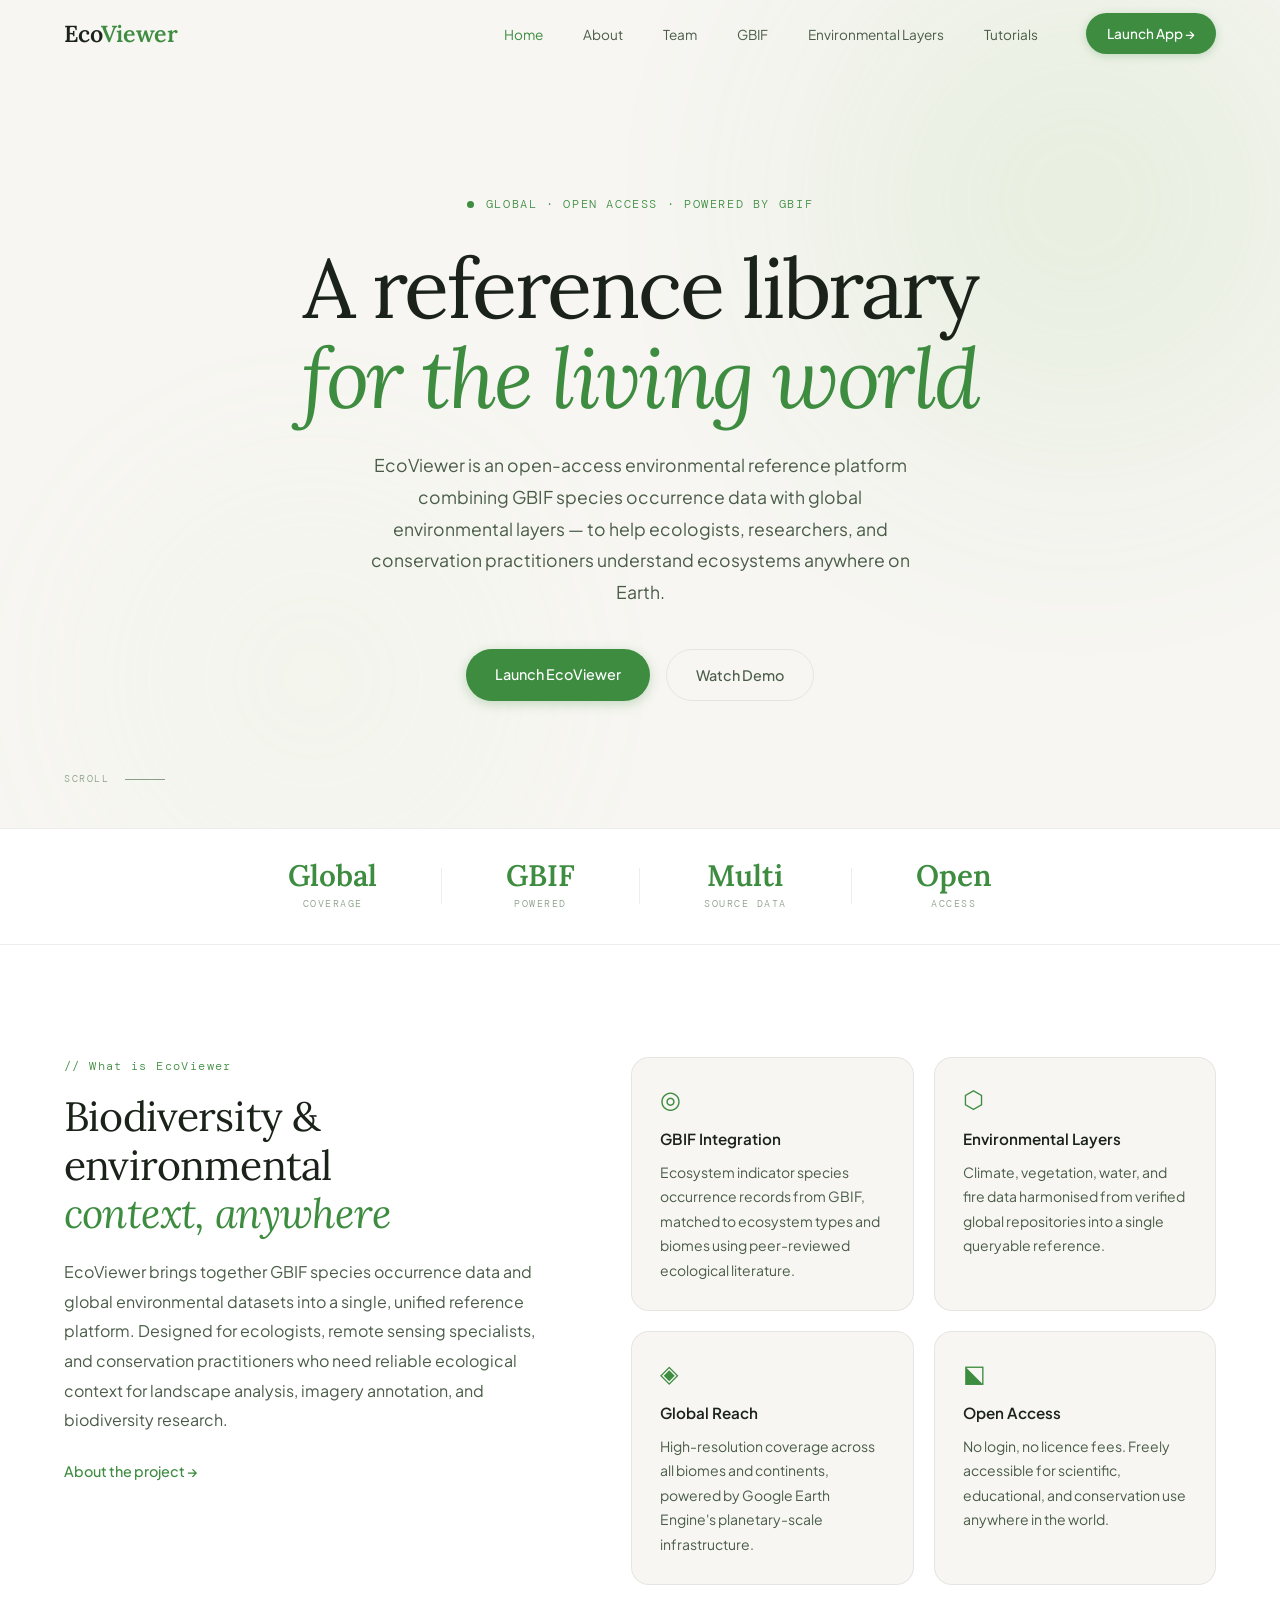
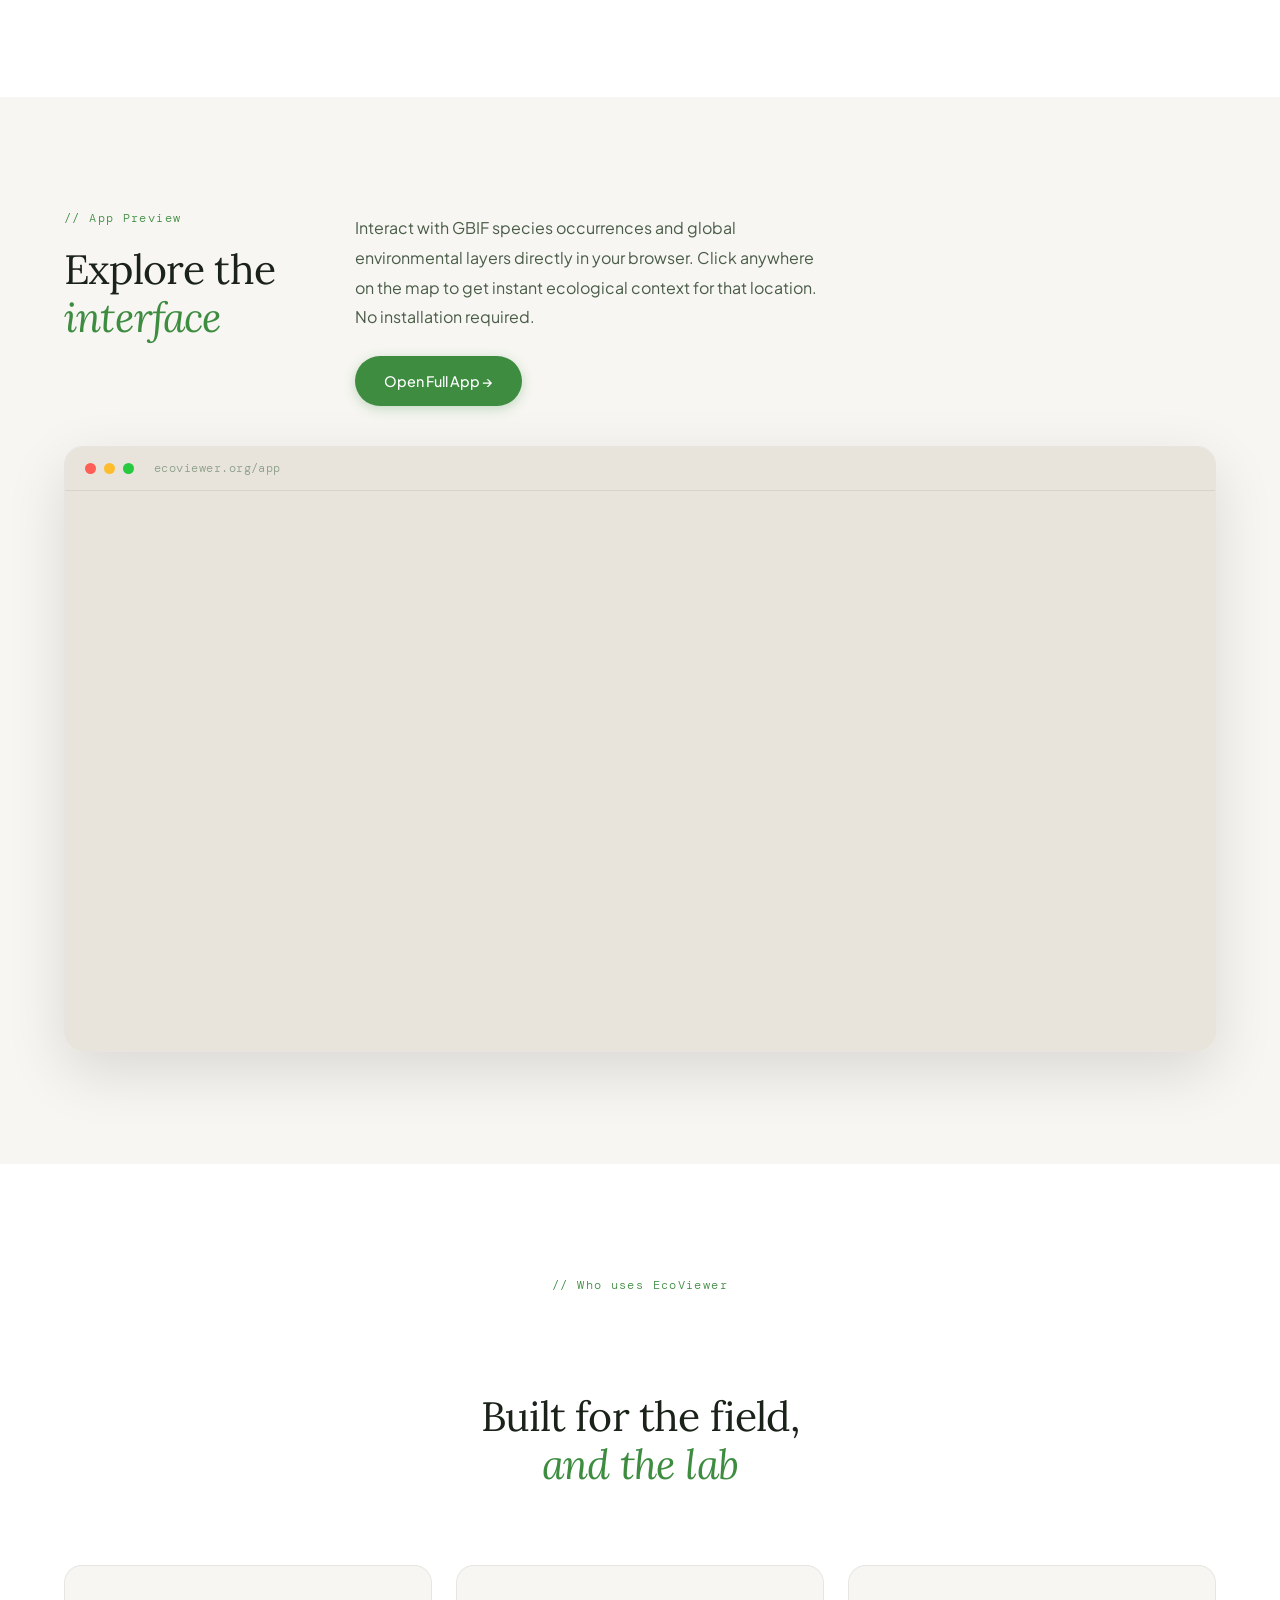
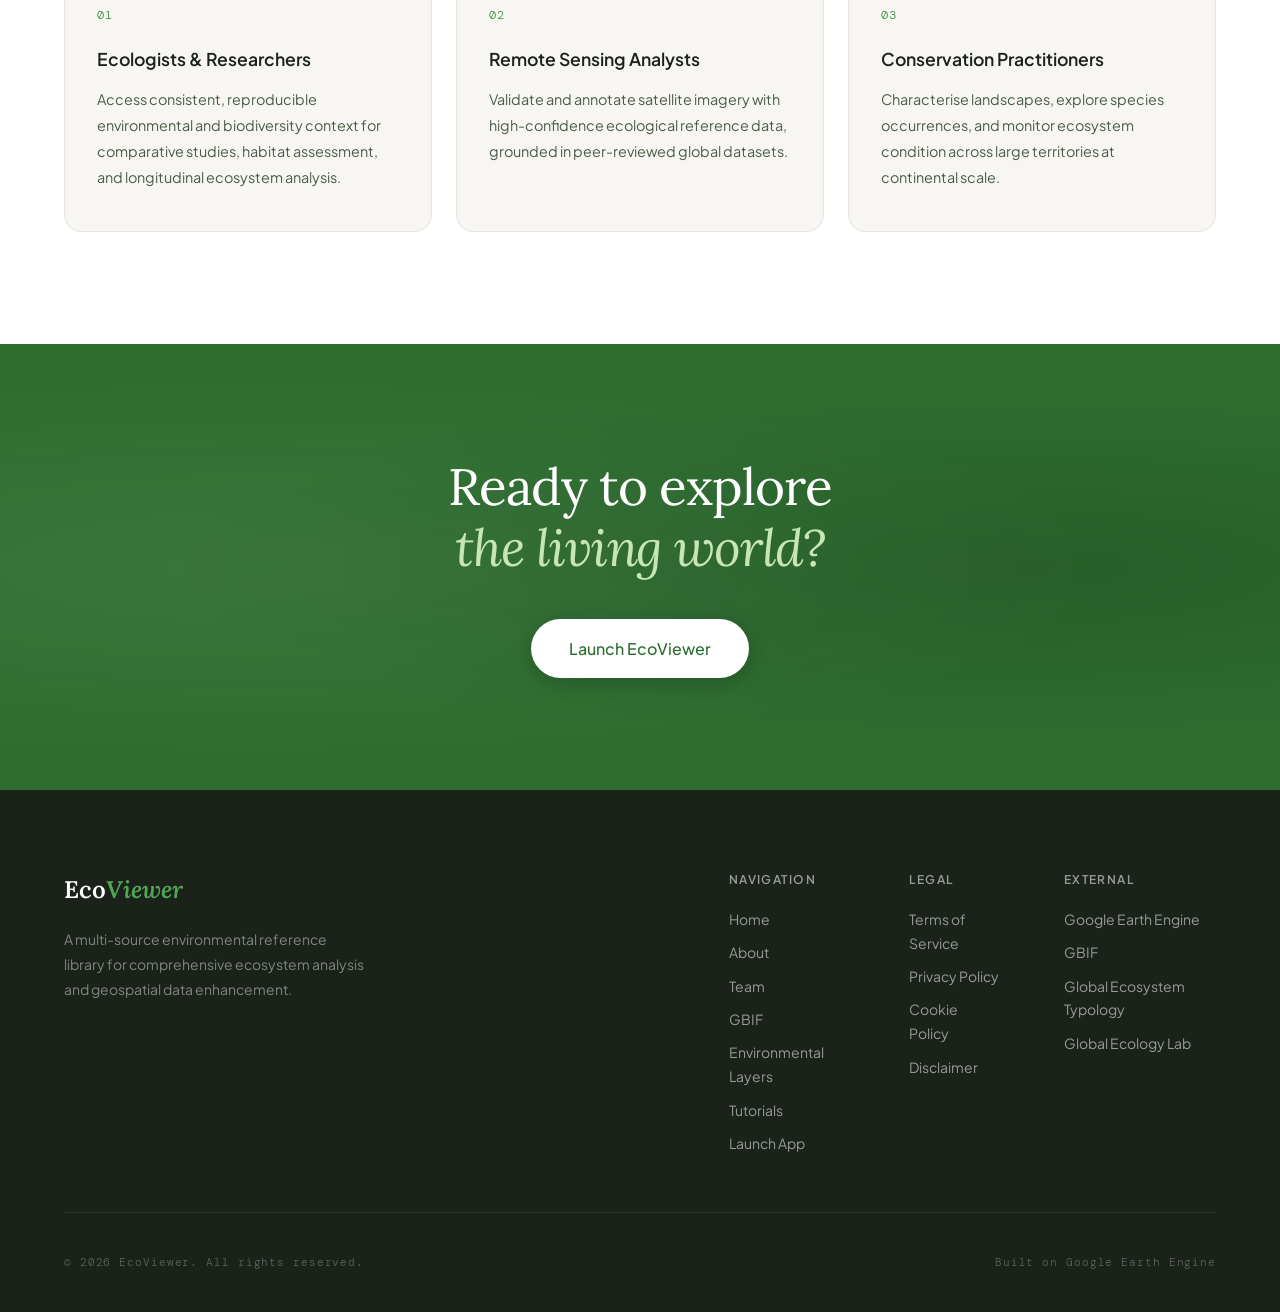
<file: index.html>
<!DOCTYPE html>
<html lang="en">
<head>
  <meta charset="UTF-8" />
  <meta name="viewport" content="width=device-width, initial-scale=1.0" />
  <title>EcoViewer — Global Ecosystems Reference Library</title>
  <link rel="icon" type="image/png" href="img/favicon.png">
  <link rel="preconnect" href="https://fonts.googleapis.com" />
  <link rel="preconnect" href="https://fonts.gstatic.com" crossorigin />
  <link href="https://fonts.googleapis.com/css2?family=Plus+Jakarta+Sans:ital,wght@0,300;0,400;0,500;0,600;1,400&family=Lora:ital,wght@0,400;0,600;1,400;1,600&family=DM+Mono:wght@300;400&display=swap" rel="stylesheet" />
  <link rel="stylesheet" href="style.css" />
</head>
<body>

  <!-- NAV -->
  <nav class="nav" id="nav">
    <a href="./" class="nav-logo">Eco<span>Viewer</span></a>
    <ul class="nav-links">
      <li><a href="./" class="active">Home</a></li>
      <li><a href="about/">About</a></li>
      <li><a href="team/">Team</a></li>
      <li><a href="gbif/">GBIF</a></li>
      <li><a href="environmental-layers/">Environmental Layers</a></li>
      <li><a href="tutorials/">Tutorials</a></li>
    </ul>
    <a href="app/" class="nav-cta">Launch App →</a>
    <button class="nav-burger" id="burger" aria-label="Menu">
      <span></span><span></span><span></span>
    </button>
  </nav>

  <!-- HERO -->
  <section class="hero">
    <div class="hero-bg">
      <div class="hero-blob b1"></div>
      <div class="hero-blob b2"></div>
    </div>
    <div class="hero-content">
      <p class="hero-eyebrow"><span class="dot"></span> Global · Open Access · Powered by GBIF</p>
      <h1 class="hero-title">
        A reference library<br />
        <em>for the living world</em>
      </h1>
      <p class="hero-sub">
        EcoViewer is an open-access environmental reference platform combining GBIF species
        occurrence data with global environmental layers — to help ecologists, researchers,
        and conservation practitioners understand ecosystems anywhere on Earth.
      </p>
      <div class="hero-actions">
        <a href="app/" class="btn-primary">Launch EcoViewer</a>
        <a href="tutorials/" class="btn-ghost">Watch Demo</a>
      </div>
    </div>
    <div class="hero-scroll">scroll <span class="scroll-line"></span></div>
  </section>

  <!-- STATS BAR -->
  <section class="stats-bar">
    <div class="stat"><span class="stat-num">Global</span><span class="stat-label">Coverage</span></div>
    <div class="stat-div"></div>
    <div class="stat"><span class="stat-num">GBIF</span><span class="stat-label">Powered</span></div>
    <div class="stat-div"></div>
    <div class="stat"><span class="stat-num">Multi</span><span class="stat-label">Source Data</span></div>
    <div class="stat-div"></div>
    <div class="stat"><span class="stat-num">Open</span><span class="stat-label">Access</span></div>
  </section>

  <!-- WHAT IS -->
  <section class="section what">
    <div class="section-inner">
      <div class="what-text">
        <p class="section-tag">// What is EcoViewer</p>
        <h2 class="section-title">Biodiversity &amp; environmental<br /><em>context, anywhere</em></h2>
        <p class="section-body">
          EcoViewer brings together GBIF species occurrence data and global environmental
          datasets into a single, unified reference platform. Designed for ecologists,
          remote sensing specialists, and conservation practitioners who need reliable
          ecological context for landscape analysis, imagery annotation, and biodiversity research.
        </p>
        <a href="about/" class="link-arrow">About the project →</a>
      </div>
      <div class="what-cards">
        <div class="feature-card">
          <div class="card-icon">◎</div>
          <h3>GBIF Integration</h3>
          <p>Ecosystem indicator species occurrence records from GBIF, matched to ecosystem types and biomes using peer-reviewed ecological literature.</p>
        </div>
        <div class="feature-card">
          <div class="card-icon">⬡</div>
          <h3>Environmental Layers</h3>
          <p>Climate, vegetation, water, and fire data harmonised from verified global repositories into a single queryable reference.</p>
        </div>
        <div class="feature-card">
          <div class="card-icon">◈</div>
          <h3>Global Reach</h3>
          <p>High-resolution coverage across all biomes and continents, powered by Google Earth Engine's planetary-scale infrastructure.</p>
        </div>
        <div class="feature-card">
          <div class="card-icon">⬕</div>
          <h3>Open Access</h3>
          <p>No login, no licence fees. Freely accessible for scientific, educational, and conservation use anywhere in the world.</p>
        </div>
      </div>
    </div>
  </section>

  <!-- PREVIEW SECTION -->
  <section class="section preview">
    <div class="preview-top">
      <div class="preview-label">
        <p class="section-tag">// App Preview</p>
        <h2 class="section-title">Explore the<br /><em>interface</em></h2>
      </div>
      <div class="preview-desc">
        <p class="section-body">Interact with GBIF species occurrences and global environmental layers directly in your browser. Click anywhere on the map to get instant ecological context for that location. No installation required.</p>
        <a href="app/" class="btn-primary" style="margin-top:1.5rem; display:inline-block;">Open Full App →</a>
      </div>
    </div>
    <div class="preview-frame preview-frame--wide">
      <div class="frame-bar">
        <span class="fb r"></span><span class="fb y"></span><span class="fb g"></span>
        <span class="frame-url">ecoviewer.org/app</span>
      </div>
      <div class="frame-content">
        <iframe
          src="https://ecoviewer-499604.projects.earthengine.app/view/ecoviewer"
          title="EcoViewer App"
          loading="lazy"
          allowfullscreen>
        </iframe>
      </div>
    </div>
  </section>

  <!-- USE CASES -->
  <section class="section usecases">
    <div class="section-inner centered">
      <p class="section-tag">// Who uses EcoViewer</p>
      <h2 class="section-title">Built for the field,<br /><em>and the lab</em></h2>
    </div>
    <div class="usecase-grid">
      <div class="usecase-card">
        <span class="uc-num">01</span>
        <h3>Ecologists &amp; Researchers</h3>
        <p>Access consistent, reproducible environmental and biodiversity context for comparative studies, habitat assessment, and longitudinal ecosystem analysis.</p>
      </div>
      <div class="usecase-card">
        <span class="uc-num">02</span>
        <h3>Remote Sensing Analysts</h3>
        <p>Validate and annotate satellite imagery with high-confidence ecological reference data, grounded in peer-reviewed global datasets.</p>
      </div>
      <div class="usecase-card">
        <span class="uc-num">03</span>
        <h3>Conservation Practitioners</h3>
        <p>Characterise landscapes, explore species occurrences, and monitor ecosystem condition across large territories at continental scale.</p>
      </div>
    </div>
  </section>

  <!-- CTA BAND -->
  <section class="cta-band">
    <div class="cta-inner">
      <h2>Ready to explore<br /><em>the living world?</em></h2>
      <a href="app/" class="btn-primary large">Launch EcoViewer</a>
    </div>
    <div class="cta-bg"></div>
  </section>

  <!-- FOOTER -->
  <footer class="footer">
    <div class="footer-top">
      <div class="footer-brand">
        <span class="footer-logo">Eco<em>Viewer</em></span>
        <p>A multi-source environmental reference library for comprehensive ecosystem analysis and geospatial data enhancement.</p>
      </div>
      <div class="footer-links">
        <div class="footer-col">
          <h4>Navigation</h4>
          <a href="./">Home</a>
          <a href="about/">About</a>
          <a href="team/">Team</a>
          <a href="gbif/">GBIF</a>
          <a href="environmental-layers/">Environmental Layers</a>
          <a href="tutorials/">Tutorials</a>
          <a href="app/">Launch App</a>
        </div>
        <div class="footer-col">
          <h4>Legal</h4>
          <a href="legal/terms/">Terms of Service</a>
          <a href="legal/privacy/">Privacy Policy</a>
          <a href="legal/cookies/">Cookie Policy</a>
          <a href="legal/disclaimer/">Disclaimer</a>
        </div>
        <div class="footer-col">
          <h4>External</h4>
          <a href="https://earthengine.google.com" target="_blank" rel="noopener">Google Earth Engine</a>
          <a href="https://www.gbif.org/" target="_blank" rel="noopener">GBIF</a>
          <a href="https://global-ecosystems.org/" target="_blank" rel="noopener">Global Ecosystem Typology</a>
          <a href="https://www.globalecologylab.org/" target="_blank" rel="noopener">Global Ecology Lab</a>
        </div>
      </div>
    </div>
    <div class="footer-bottom">
      <span>© 2026 EcoViewer. All rights reserved.</span>
      <span class="footer-built">Built on Google Earth Engine</span>
    </div>
  </footer>

  <script src="main.js"></script>
</body>
</html>
</file>
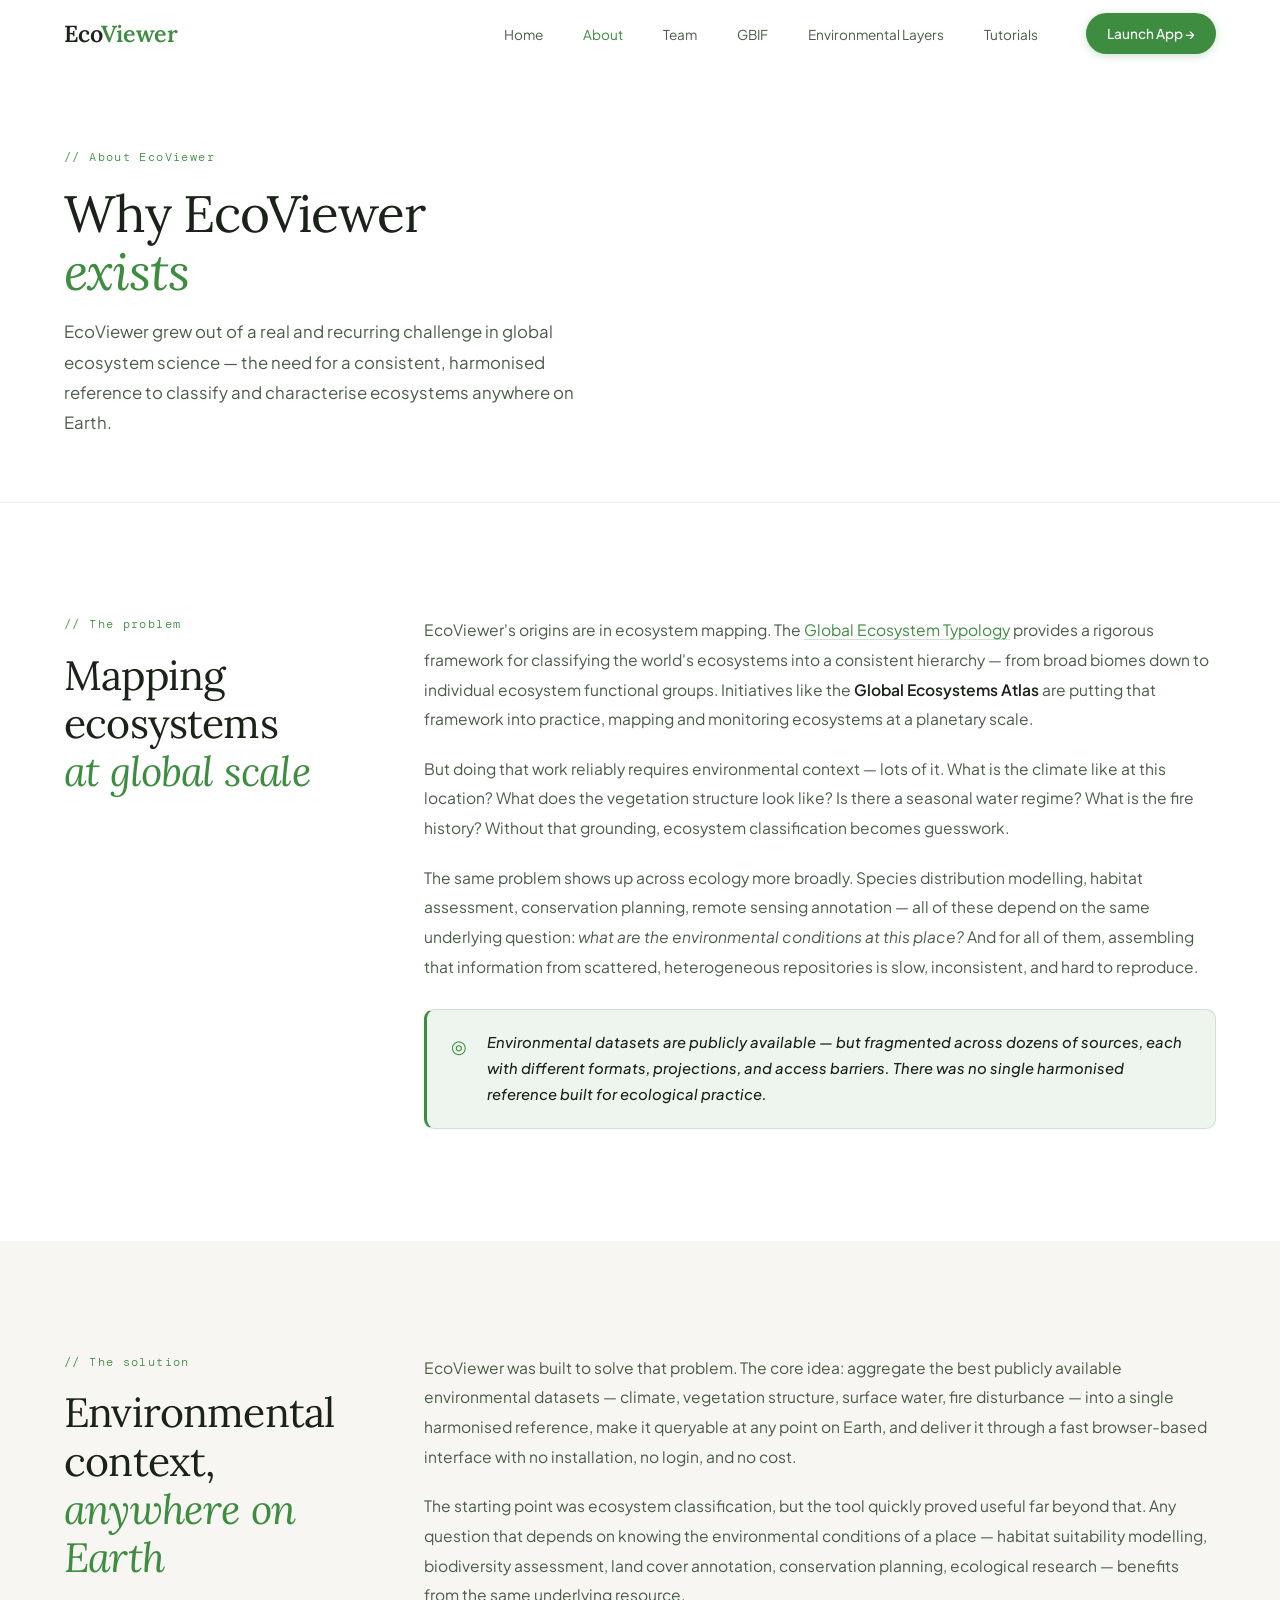
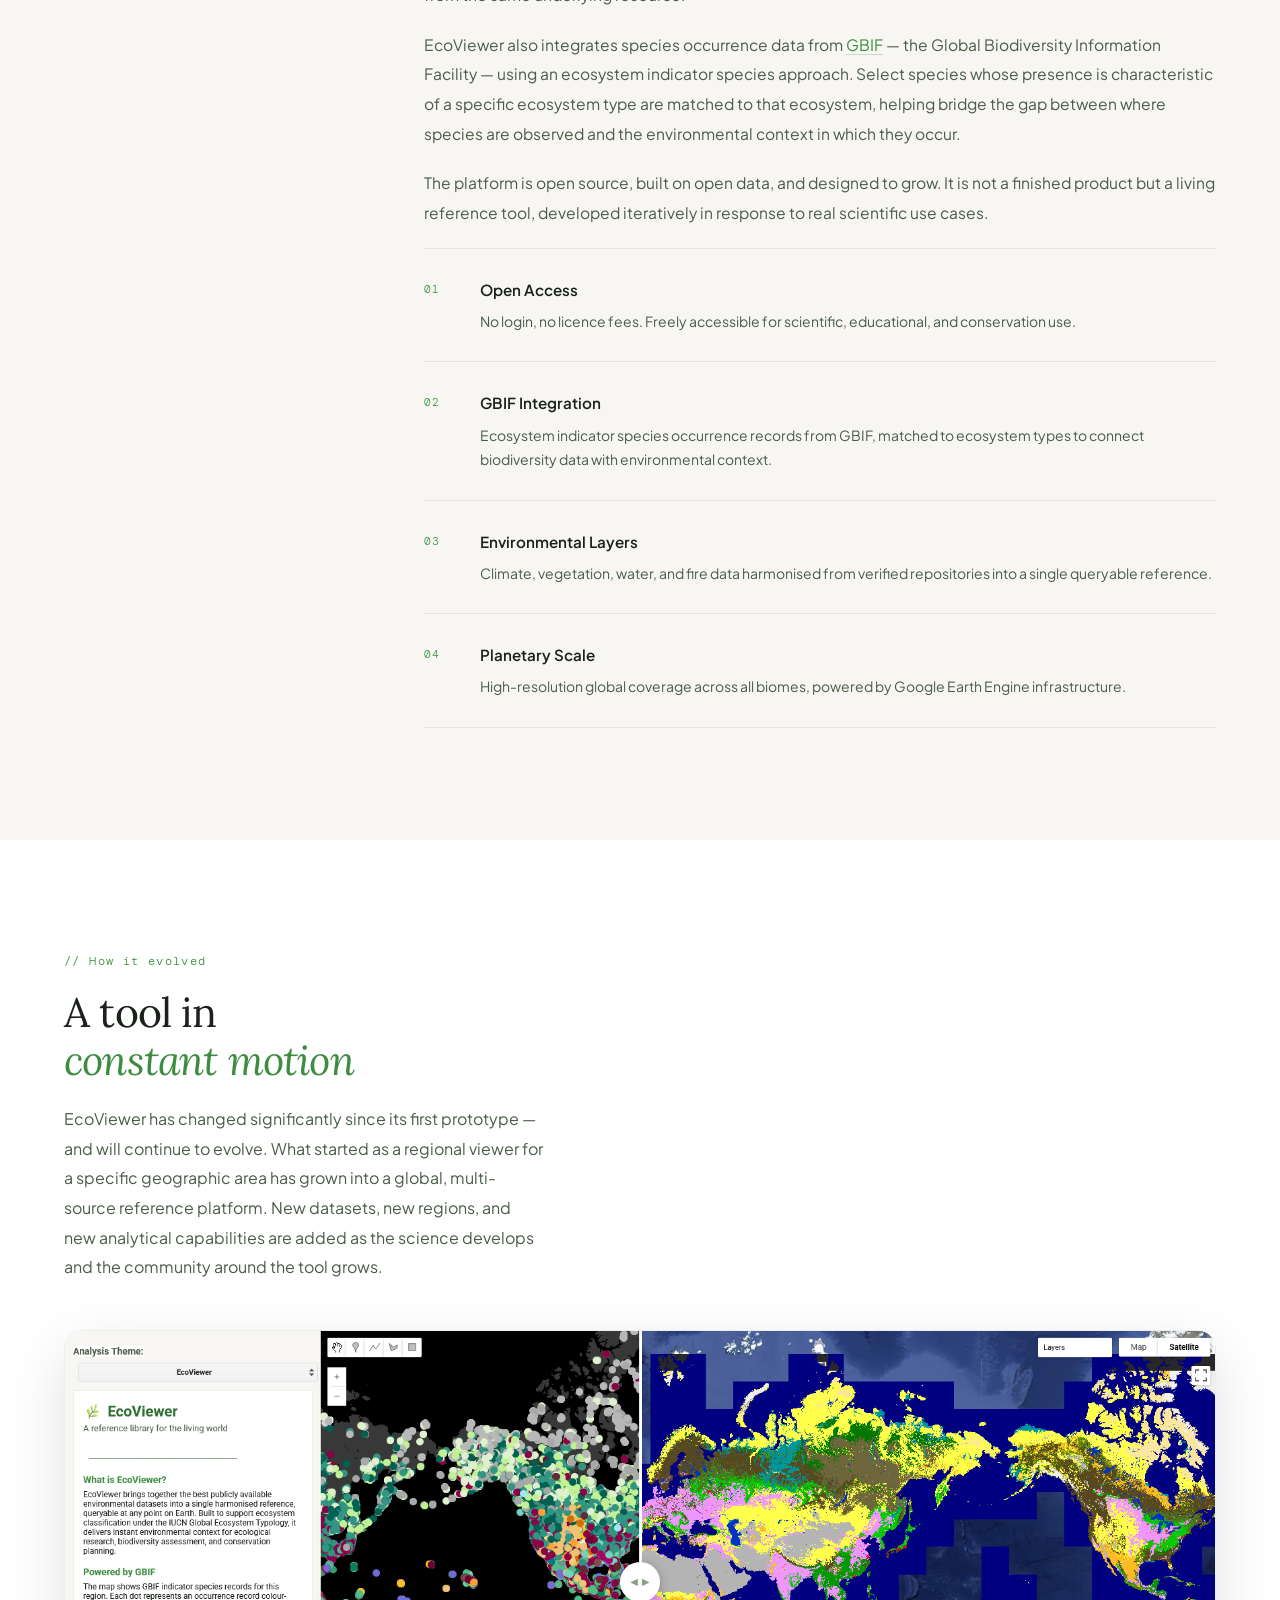
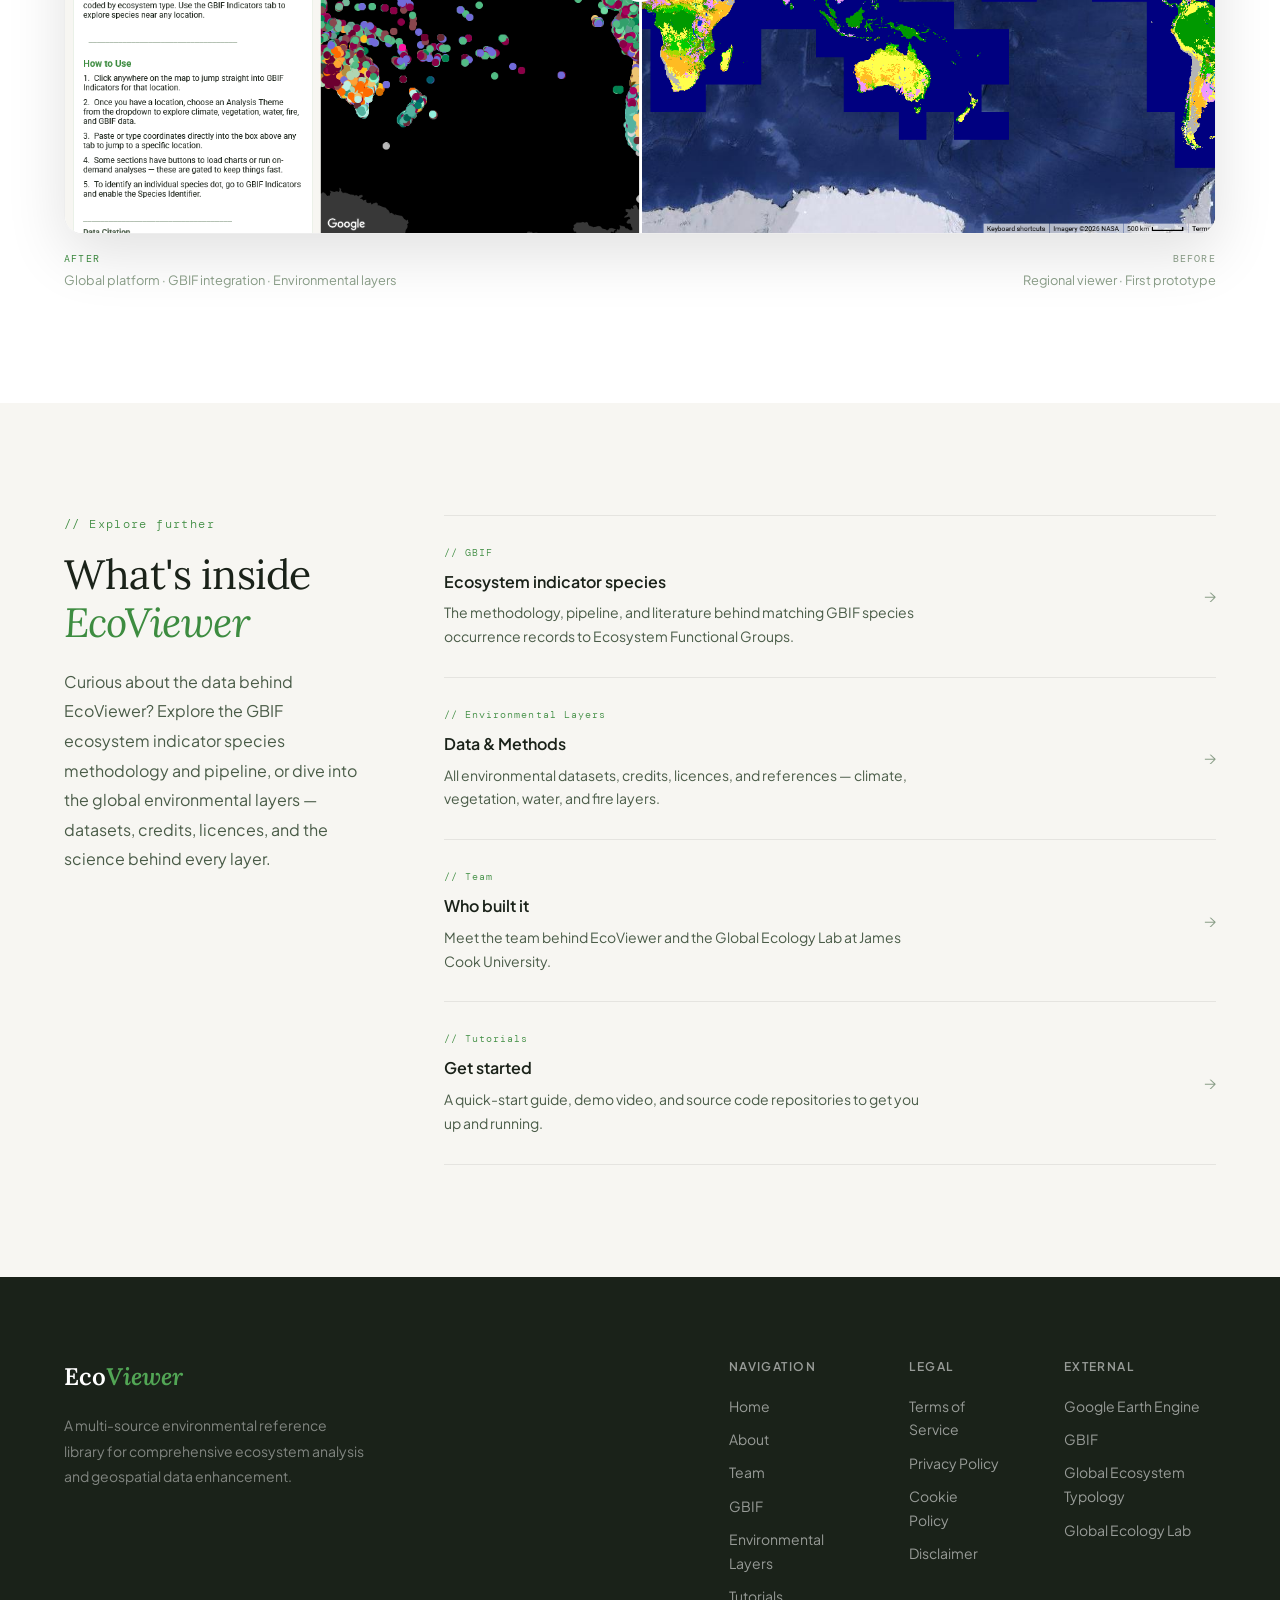
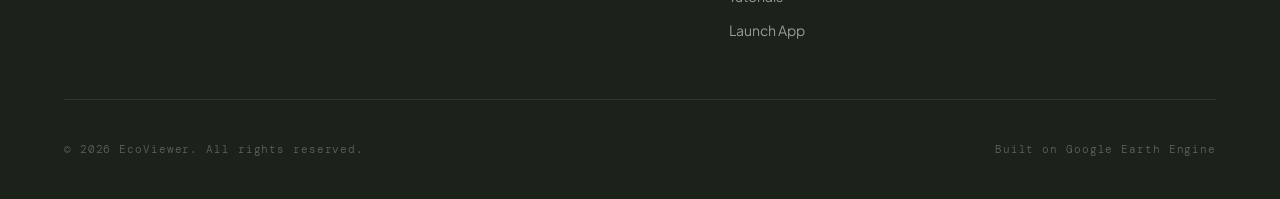
<file: about/index.html>
<!DOCTYPE html>
<html lang="en">
<head>
  <meta charset="UTF-8" />
  <meta name="viewport" content="width=device-width, initial-scale=1.0" />
  <title>About — EcoViewer</title>
  <link rel="icon" type="image/png" href="img/favicon.png">
  <link rel="preconnect" href="https://fonts.googleapis.com" />
  <link rel="preconnect" href="https://fonts.gstatic.com" crossorigin />
  <link href="https://fonts.googleapis.com/css2?family=Plus+Jakarta+Sans:ital,wght@0,300;0,400;0,500;0,600;1,400&family=Lora:ital,wght@0,400;0,600;1,400;1,600&family=DM+Mono:wght@300;400&display=swap" rel="stylesheet" />
  <link rel="stylesheet" href="../style.css" />
</head>
<body>

  <nav class="nav" id="nav">
    <a href="../" class="nav-logo">Eco<span>Viewer</span></a>
    <ul class="nav-links">
      <li><a href="../">Home</a></li>
      <li><a href="../about/" class="active">About</a></li>
      <li><a href="../team/">Team</a></li>
      <li><a href="../gbif/">GBIF</a></li>
      <li><a href="../environmental-layers/">Environmental Layers</a></li>
      <li><a href="../tutorials/">Tutorials</a></li>
    </ul>
    <a href="../app/" class="nav-cta">Launch App →</a>
    <button class="nav-burger" id="burger" aria-label="Menu">
      <span></span><span></span><span></span>
    </button>
  </nav>

  <!-- PAGE HERO -->
  <section class="page-hero">
    <div class="page-hero-inner">
      <p class="section-tag">// About EcoViewer</p>
      <h1>Why EcoViewer<br /><em>exists</em></h1>
      <p class="lead">
        EcoViewer grew out of a real and recurring challenge in global ecosystem science —
        the need for a consistent, harmonised reference to classify and characterise
        ecosystems anywhere on Earth.
      </p>
    </div>
  </section>

  <!-- THE PROBLEM -->
  <section class="section about-problem">
    <div class="section-inner">
      <div class="about-side">
        <p class="section-tag">// The problem</p>
        <h2 class="section-title">Mapping ecosystems<br /><em>at global scale</em></h2>
      </div>
      <div class="about-body">
        <p class="about-p">
          EcoViewer's origins are in ecosystem mapping. The <a href="https://global-ecosystems.org/" target="_blank" rel="noopener">Global Ecosystem Typology</a> provides a rigorous framework for classifying the world's ecosystems into a consistent hierarchy — from broad biomes down to individual ecosystem functional groups. Initiatives like the <strong>Global Ecosystems Atlas</strong> are putting that framework into practice, mapping and monitoring ecosystems at a planetary scale.
        </p>
        <p class="about-p">
          But doing that work reliably requires environmental context — lots of it. What is the climate like at this location? What does the vegetation structure look like? Is there a seasonal water regime? What is the fire history? Without that grounding, ecosystem classification becomes guesswork.
        </p>
        <p class="about-p">
          The same problem shows up across ecology more broadly. Species distribution modelling, habitat assessment, conservation planning, remote sensing annotation — all of these depend on the same underlying question: <em>what are the environmental conditions at this place?</em> And for all of them, assembling that information from scattered, heterogeneous repositories is slow, inconsistent, and hard to reproduce.
        </p>
        <div class="about-callout">
          <span class="about-callout-icon">◎</span>
          <p>Environmental datasets are publicly available — but fragmented across dozens of sources, each with different formats, projections, and access barriers. There was no single harmonised reference built for ecological practice.</p>
        </div>
      </div>
    </div>
  </section>

  <!-- THE SOLUTION -->
  <section class="section about-solution">
    <div class="section-inner">
      <div class="about-side">
        <p class="section-tag">// The solution</p>
        <h2 class="section-title">Environmental context,<br /><em>anywhere on Earth</em></h2>
      </div>
      <div class="about-body">
        <p class="about-p">
          EcoViewer was built to solve that problem. The core idea: aggregate the best publicly available environmental datasets — climate, vegetation structure, surface water, fire disturbance — into a single harmonised reference, make it queryable at any point on Earth, and deliver it through a fast browser-based interface with no installation, no login, and no cost.
        </p>
        <p class="about-p">
          The starting point was ecosystem classification, but the tool quickly proved useful far beyond that. Any question that depends on knowing the environmental conditions of a place — habitat suitability modelling, biodiversity assessment, land cover annotation, conservation planning, ecological research — benefits from the same underlying resource.
        </p>
        <p class="about-p">
          EcoViewer also integrates species occurrence data from <a href="https://www.gbif.org/" target="_blank" rel="noopener">GBIF</a> — the Global Biodiversity Information Facility — using an ecosystem indicator species approach. Select species whose presence is characteristic of a specific ecosystem type are matched to that ecosystem, helping bridge the gap between where species are observed and the environmental context in which they occur.
        </p>
        <p class="about-p">
          The platform is open source, built on open data, and designed to grow. It is not a finished product but a living reference tool, developed iteratively in response to real scientific use cases.
        </p>
        <div class="about-pillars">
          <div class="pillar-item">
            <span class="pillar-num">01</span>
            <div>
              <h3>Open Access</h3>
              <p>No login, no licence fees. Freely accessible for scientific, educational, and conservation use.</p>
            </div>
          </div>
          <div class="pillar-item">
            <span class="pillar-num">02</span>
            <div>
              <h3>GBIF Integration</h3>
              <p>Ecosystem indicator species occurrence records from GBIF, matched to ecosystem types to connect biodiversity data with environmental context.</p>
            </div>
          </div>
          <div class="pillar-item">
            <span class="pillar-num">03</span>
            <div>
              <h3>Environmental Layers</h3>
              <p>Climate, vegetation, water, and fire data harmonised from verified repositories into a single queryable reference.</p>
            </div>
          </div>
          <div class="pillar-item">
            <span class="pillar-num">04</span>
            <div>
              <h3>Planetary Scale</h3>
              <p>High-resolution global coverage across all biomes, powered by Google Earth Engine infrastructure.</p>
            </div>
          </div>
        </div>
      </div>
    </div>
  </section>

  <!-- EVOLUTION -->
  <section class="section about-evolution">
    <div class="about-evolution-inner">
      <div class="about-evolution-header">
        <p class="section-tag">// How it evolved</p>
        <h2 class="section-title">A tool in<br /><em>constant motion</em></h2>
        <p class="section-body">
          EcoViewer has changed significantly since its first prototype — and will continue
          to evolve. What started as a regional viewer for a specific geographic area has grown
          into a global, multi-source reference platform. New datasets, new regions, and
          new analytical capabilities are added as the science develops and the community
          around the tool grows.
        </p>
      </div>

      <div class="before-after-wrap">
        <div class="before-after-slider" id="baSlider">
          <!-- AFTER is the base layer (full width, left side) -->
          <div class="ba-after">
            <img src="../img/ecoviewer_after.png" alt="EcoViewer — current version" draggable="false" />
          </div>
          <!-- BEFORE clips from the right -->
          <div class="ba-before" id="baBefore">
            <img src="../img/ecoviewer_before.png" alt="EcoViewer — first prototype" draggable="false" />
          </div>
          <div class="ba-handle" id="baHandle">
            <div class="ba-handle-line"></div>
            <div class="ba-handle-circle">
              <span>◀</span><span>▶</span>
            </div>
            <div class="ba-handle-line"></div>
          </div>
        </div>
        <div class="ba-labels">
          <div class="ba-label ba-label--after">
            <span class="ba-label-tag">After</span>
            <p>Global platform · GBIF integration · Environmental layers</p>
          </div>
          <div class="ba-label ba-label--before">
            <span class="ba-label-tag">Before</span>
            <p>Regional viewer · First prototype</p>
          </div>
        </div>
      </div>
    </div>
  </section>

  <!-- WHAT'S NEXT -->
  <section class="section about-next">
    <div class="about-next-inner">
      <div class="about-next-text">
        <p class="section-tag">// Explore further</p>
        <h2 class="section-title">What's inside<br /><em>EcoViewer</em></h2>
        <p class="section-body">
          Curious about the data behind EcoViewer? Explore the GBIF ecosystem indicator
          species methodology and pipeline, or dive into the global environmental layers
          — datasets, credits, licences, and the science behind every layer.
        </p>
      </div>
      <div class="about-next-cards">
        <a href="../gbif/" class="about-next-card">
          <span class="about-next-card-tag">// GBIF</span>
          <h3>Ecosystem indicator species</h3>
          <p>The methodology, pipeline, and literature behind matching GBIF species occurrence records to Ecosystem Functional Groups.</p>
          <span class="about-next-arrow">→</span>
        </a>
        <a href="../environmental-layers/" class="about-next-card">
          <span class="about-next-card-tag">// Environmental Layers</span>
          <h3>Data &amp; Methods</h3>
          <p>All environmental datasets, credits, licences, and references — climate, vegetation, water, and fire layers.</p>
          <span class="about-next-arrow">→</span>
        </a>
        <a href="../team/" class="about-next-card">
          <span class="about-next-card-tag">// Team</span>
          <h3>Who built it</h3>
          <p>Meet the team behind EcoViewer and the Global Ecology Lab at James Cook University.</p>
          <span class="about-next-arrow">→</span>
        </a>
        <a href="../tutorials/" class="about-next-card">
          <span class="about-next-card-tag">// Tutorials</span>
          <h3>Get started</h3>
          <p>A quick-start guide, demo video, and source code repositories to get you up and running.</p>
          <span class="about-next-arrow">→</span>
        </a>
      </div>
    </div>
  </section>

  <!-- FOOTER -->
  <footer class="footer">
    <div class="footer-top">
      <div class="footer-brand">
        <span class="footer-logo">Eco<em>Viewer</em></span>
        <p>A multi-source environmental reference library for comprehensive ecosystem analysis and geospatial data enhancement.</p>
      </div>
      <div class="footer-links">
        <div class="footer-col">
          <h4>Navigation</h4>
          <a href="../">Home</a>
          <a href="../about/">About</a>
          <a href="../team/">Team</a>
          <a href="../gbif/">GBIF</a>
          <a href="../environmental-layers/">Environmental Layers</a>
          <a href="../tutorials/">Tutorials</a>
          <a href="../app/">Launch App</a>
        </div>
        <div class="footer-col">
          <h4>Legal</h4>
          <a href="../legal/terms/">Terms of Service</a>
          <a href="../legal/privacy/">Privacy Policy</a>
          <a href="../legal/cookies/">Cookie Policy</a>
          <a href="../legal/disclaimer/">Disclaimer</a>
        </div>
        <div class="footer-col">
          <h4>External</h4>
          <a href="https://earthengine.google.com" target="_blank" rel="noopener">Google Earth Engine</a>
          <a href="https://www.gbif.org/" target="_blank" rel="noopener">GBIF</a>
          <a href="https://global-ecosystems.org/" target="_blank" rel="noopener">Global Ecosystem Typology</a>
          <a href="https://www.globalecologylab.org/" target="_blank" rel="noopener">Global Ecology Lab</a>
        </div>
      </div>
    </div>
    <div class="footer-bottom">
      <span>© 2026 EcoViewer. All rights reserved.</span>
      <span class="footer-built">Built on Google Earth Engine</span>
    </div>
  </footer>

  <script src="../main.js"></script>
  <script>
    const slider = document.getElementById('baSlider');
    const before = document.getElementById('baBefore');
    const handle = document.getElementById('baHandle');
    const beforeImg = before.querySelector('img');
    let dragging = false;

    function updateSliderWidth() {
      const w = slider.getBoundingClientRect().width;
      beforeImg.style.width = w + 'px';
    }

    function setPosition(x) {
      const rect = slider.getBoundingClientRect();
      let pct = (x - rect.left) / rect.width;
      pct = Math.max(0.02, Math.min(0.98, pct));
      before.style.left = (pct * 100) + '%';
      before.style.width = ((1 - pct) * 100) + '%';
      handle.style.left = (pct * 100) + '%';
    }

    handle.addEventListener('mousedown', e => { dragging = true; e.preventDefault(); });
    window.addEventListener('mousemove', e => { if (dragging) setPosition(e.clientX); });
    window.addEventListener('mouseup', () => { dragging = false; });

    handle.addEventListener('touchstart', e => { dragging = true; e.preventDefault(); }, { passive: false });
    window.addEventListener('touchmove', e => { if (dragging) setPosition(e.touches[0].clientX); }, { passive: false });
    window.addEventListener('touchend', () => { dragging = false; });

    function init() {
      updateSliderWidth();
      const r = slider.getBoundingClientRect();
      setPosition(r.left + r.width * 0.5);
    }

    window.addEventListener('resize', () => { updateSliderWidth(); });
    window.addEventListener('load', init);
    init();
  </script>
</body>
</html>
</file>
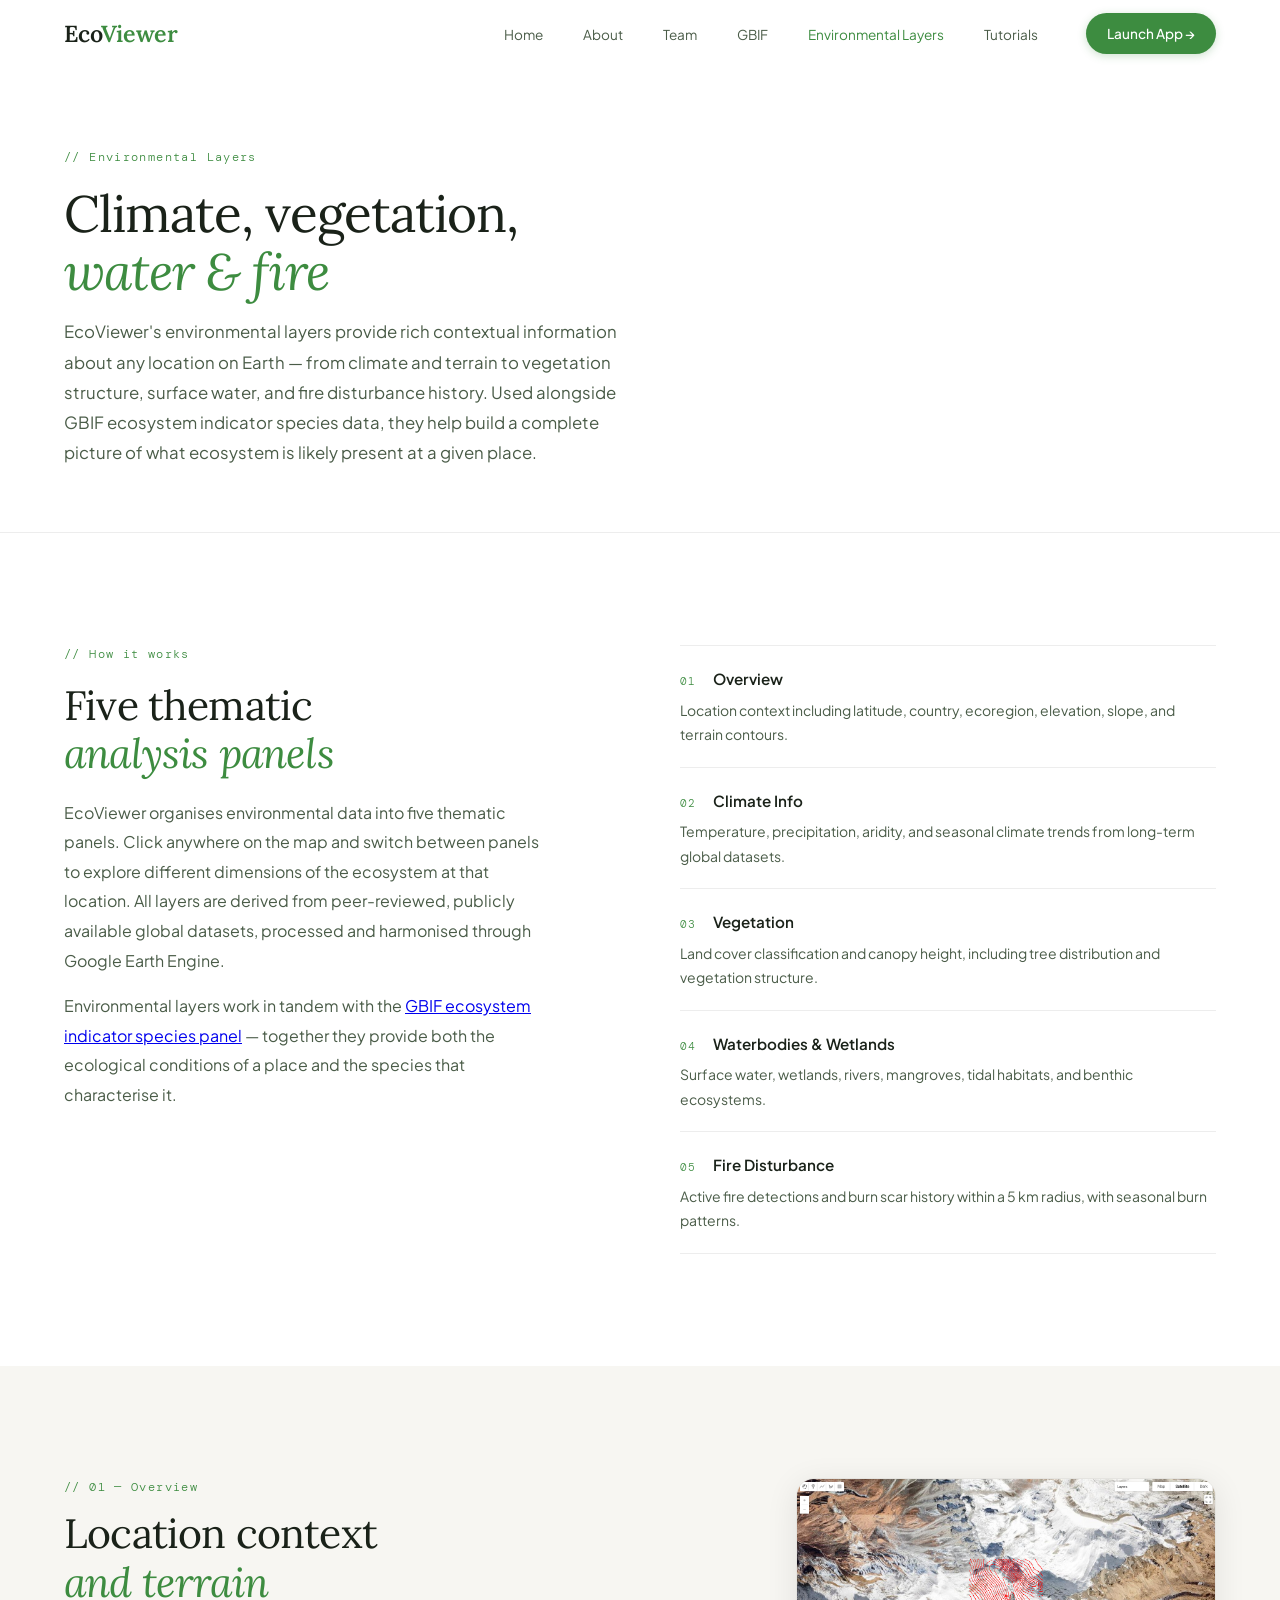
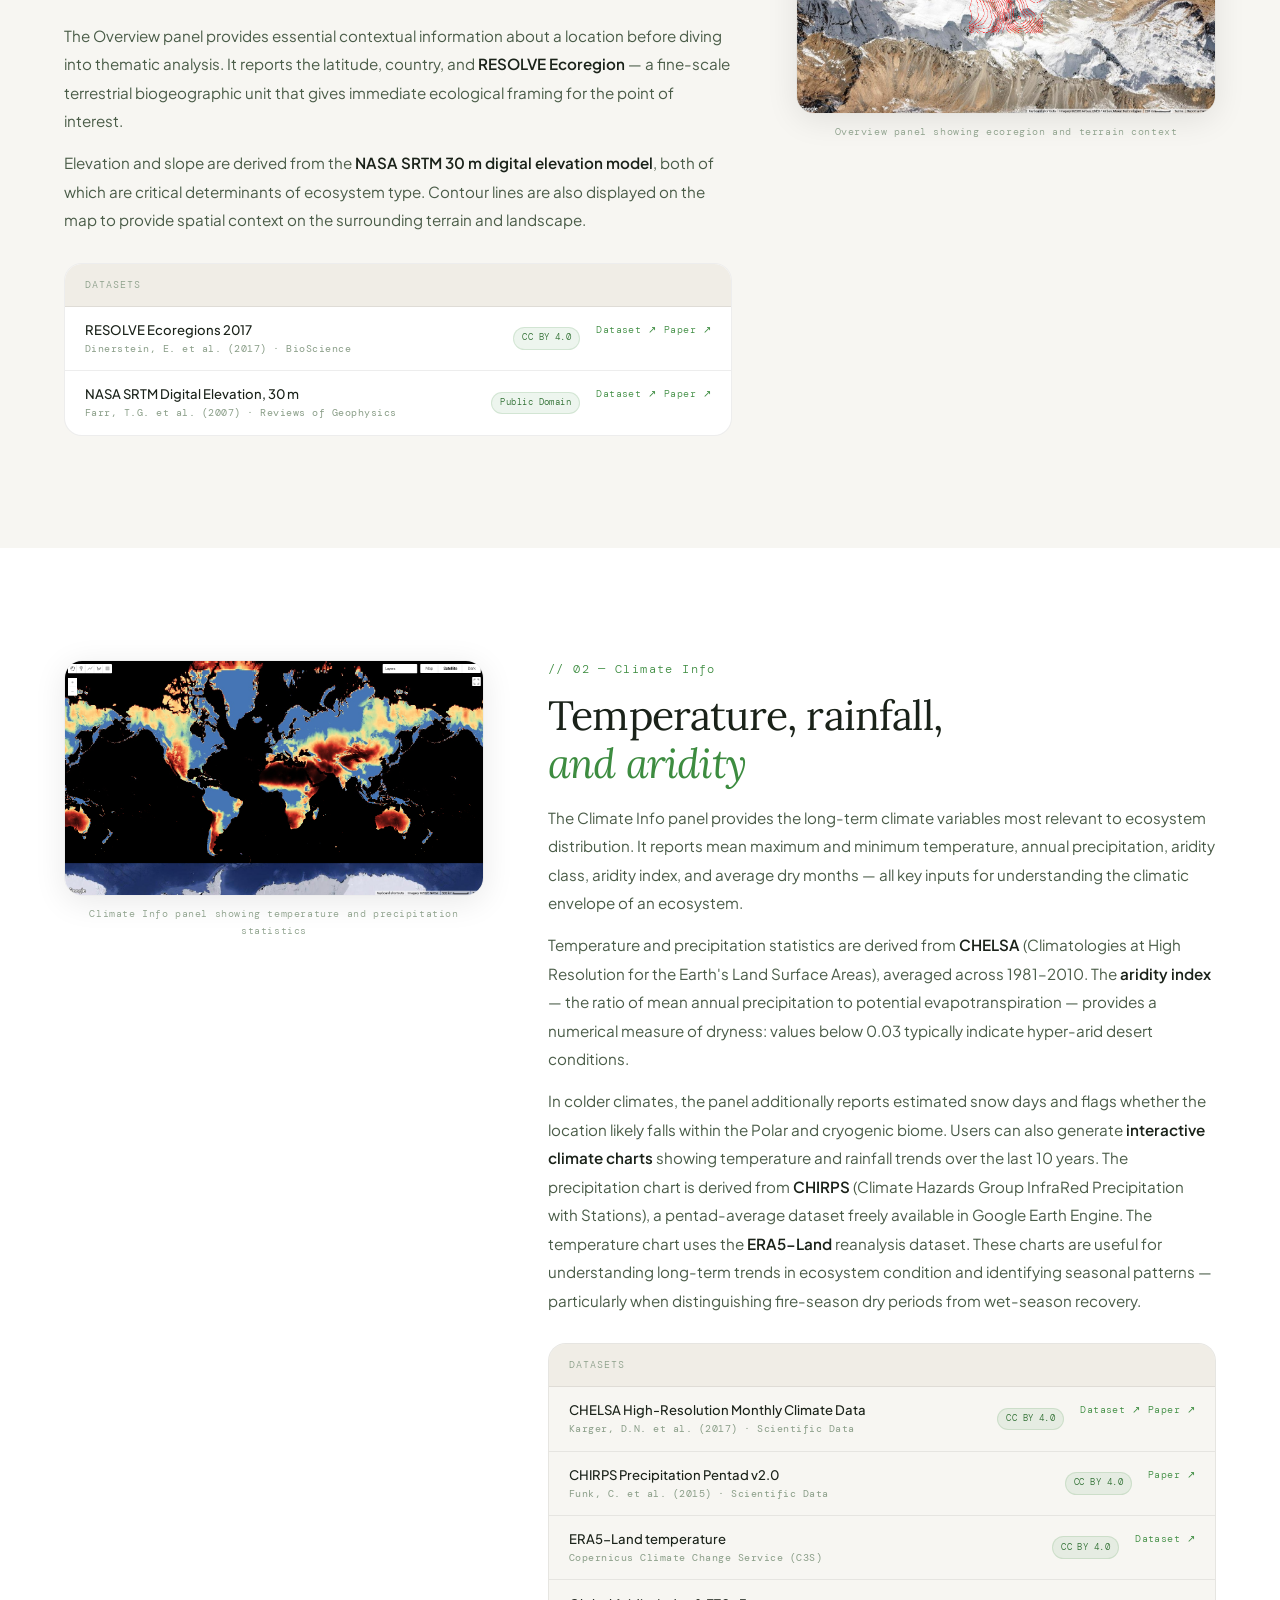
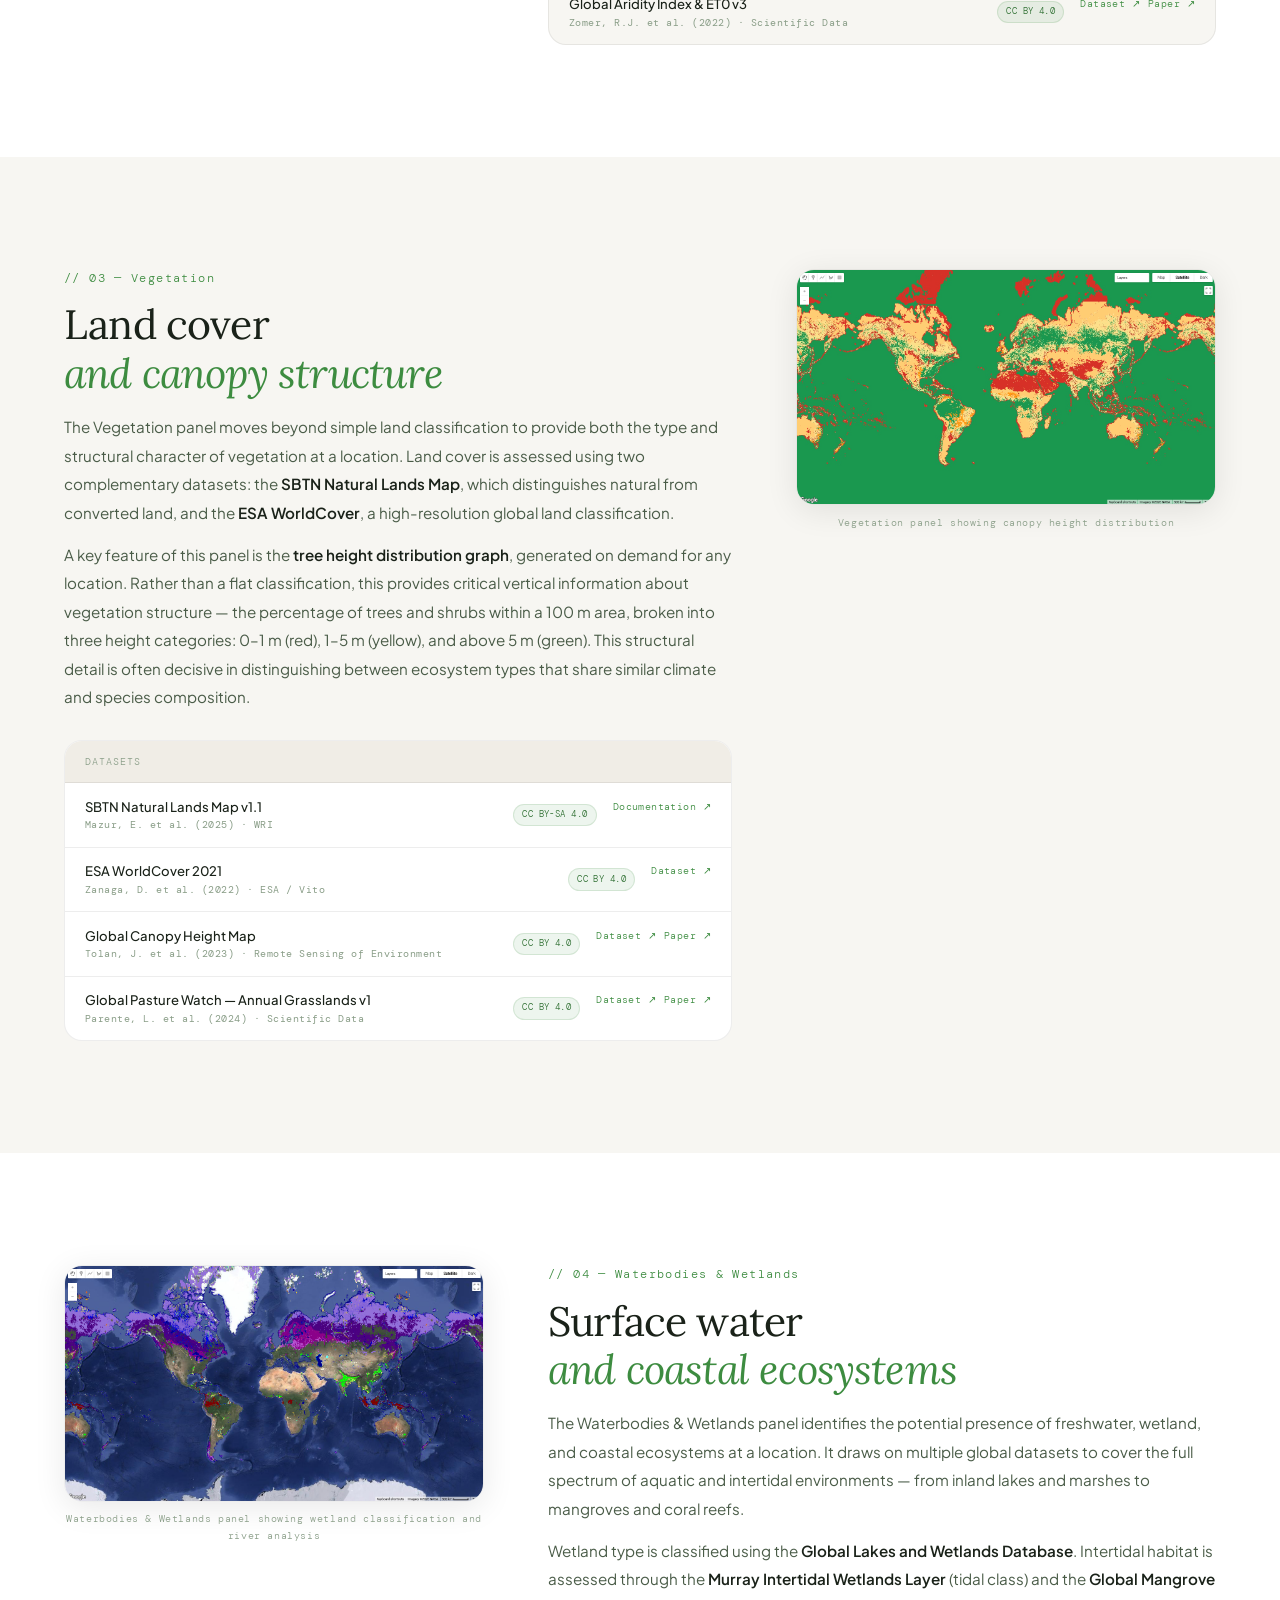
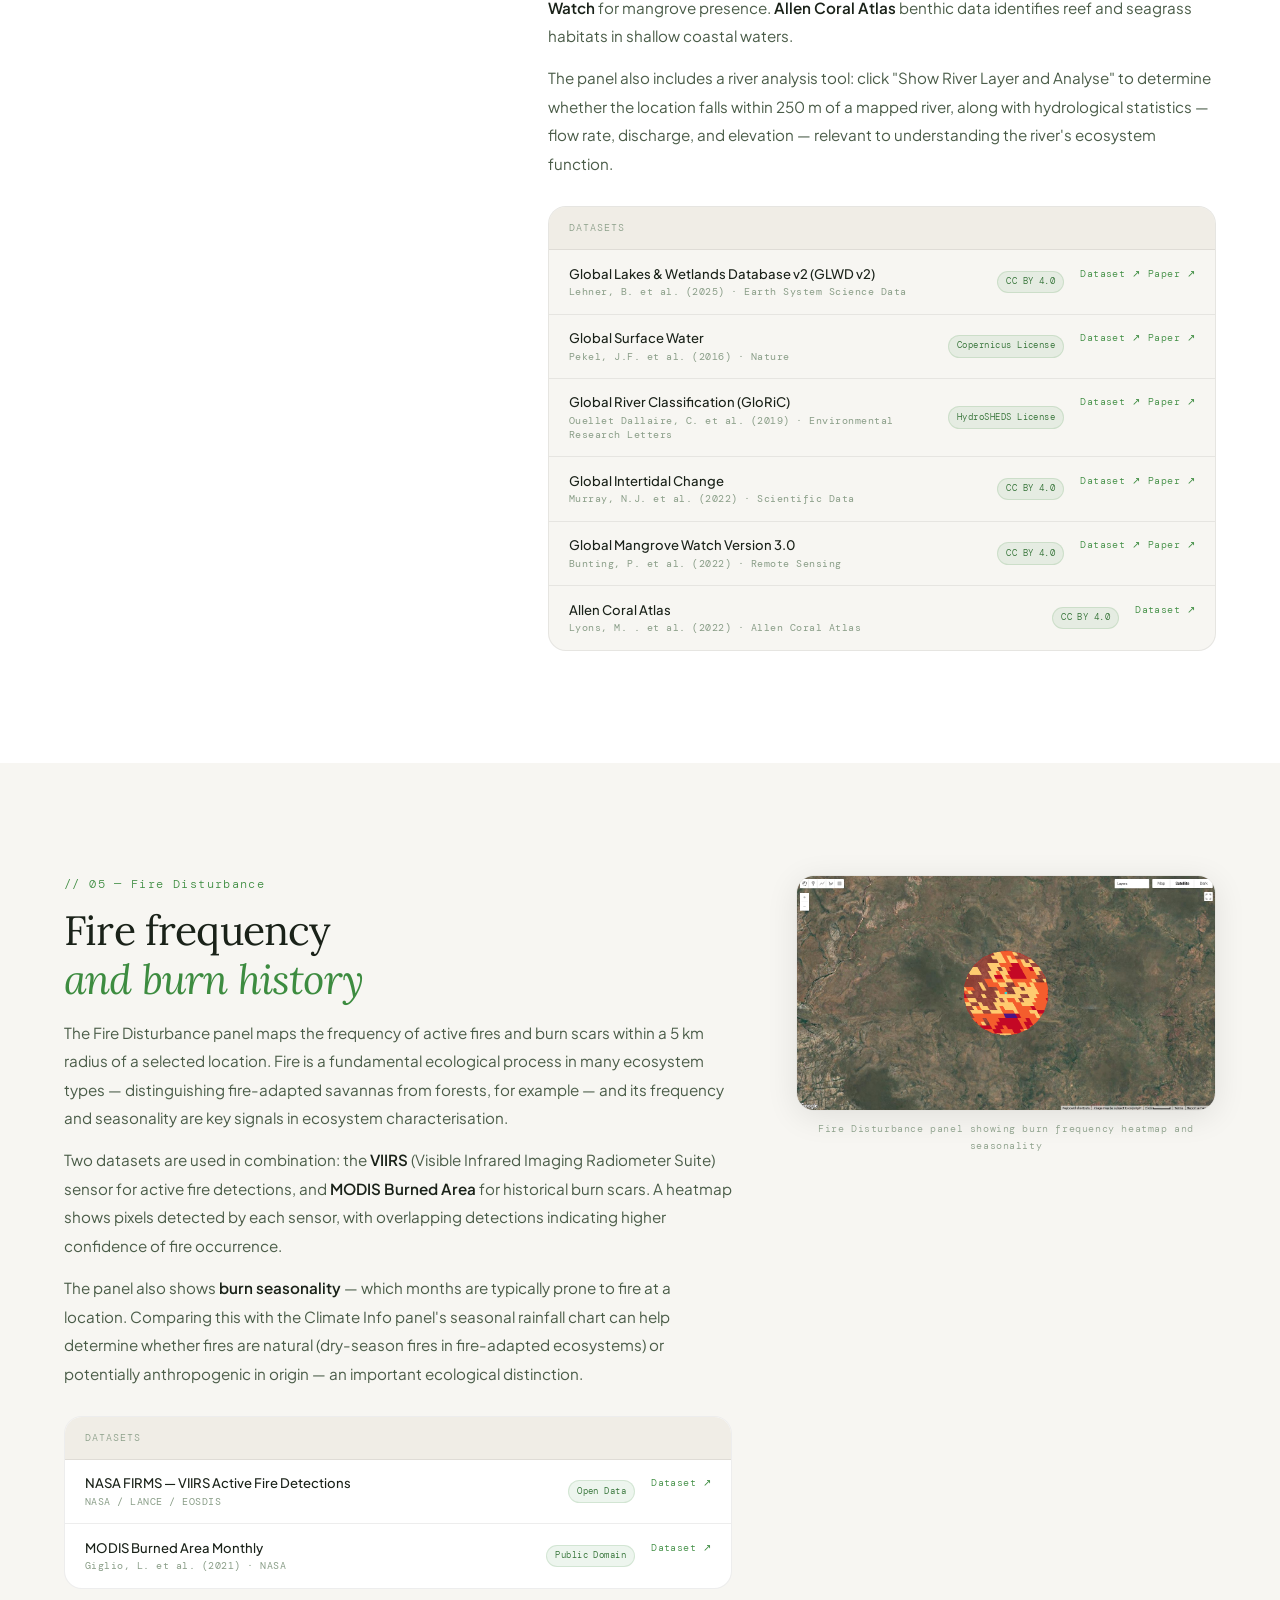
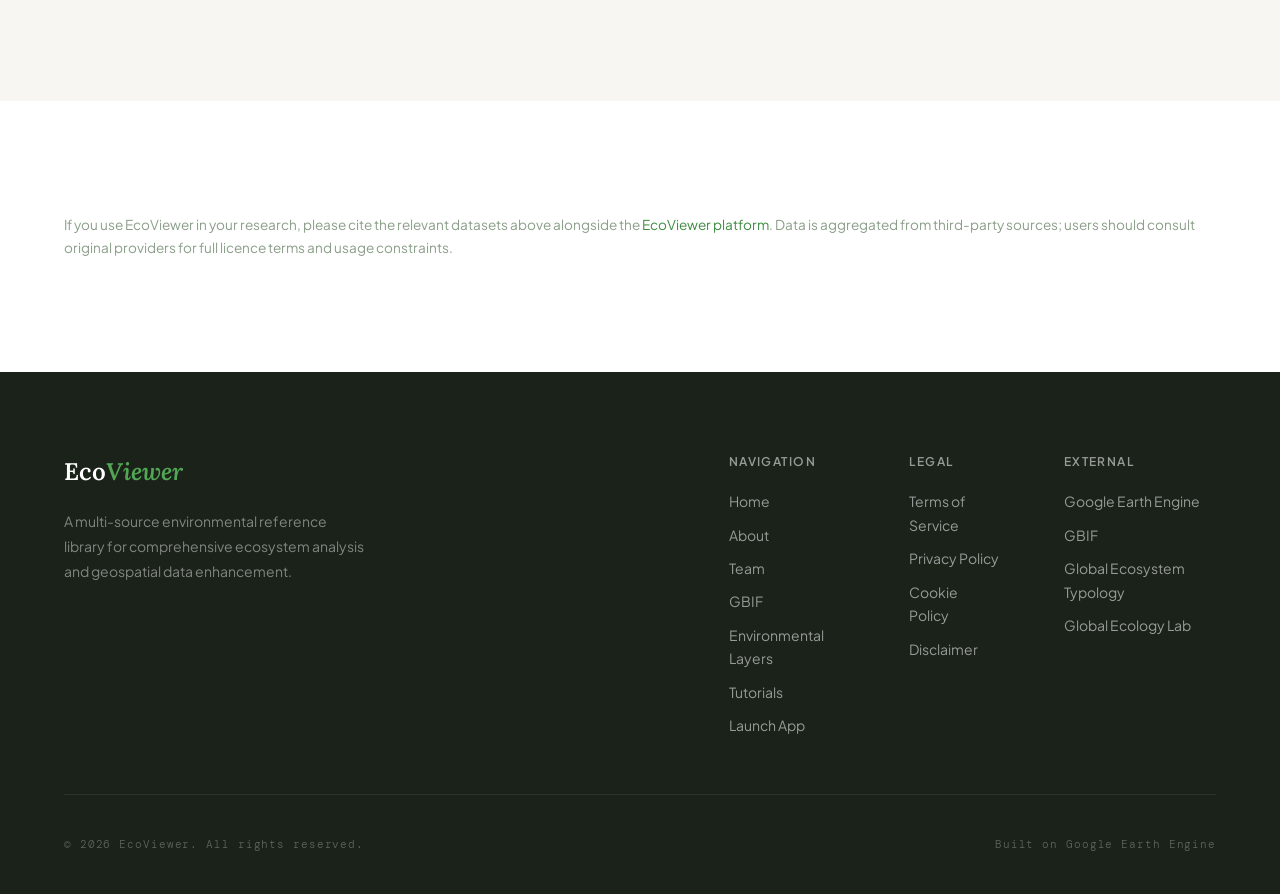
<file: environmental-layers/index.html>
<!DOCTYPE html>
<html lang="en">
<head>
  <meta charset="UTF-8" />
  <meta name="viewport" content="width=device-width, initial-scale=1.0" />
  <title>Environmental Layers — EcoViewer</title>
  <link rel="icon" type="image/png" href="img/favicon.png">
  <link rel="preconnect" href="https://fonts.googleapis.com" />
  <link rel="preconnect" href="https://fonts.gstatic.com" crossorigin />
  <link href="https://fonts.googleapis.com/css2?family=Plus+Jakarta+Sans:ital,wght@0,300;0,400;0,500;0,600;1,400&family=Lora:ital,wght@0,400;0,600;1,400;1,600&family=DM+Mono:wght@300;400&display=swap" rel="stylesheet" />
  <link rel="stylesheet" href="../style.css" />
</head>
<body>

  <nav class="nav" id="nav">
    <a href="../" class="nav-logo">Eco<span>Viewer</span></a>
    <ul class="nav-links">
      <li><a href="../">Home</a></li>
      <li><a href="../about/">About</a></li>
      <li><a href="../team/">Team</a></li>
      <li><a href="../gbif/">GBIF</a></li>
      <li><a href="../environmental-layers/" class="active">Environmental Layers</a></li>
      <li><a href="../tutorials/">Tutorials</a></li>
    </ul>
    <a href="../app/" class="nav-cta">Launch App →</a>
    <button class="nav-burger" id="burger" aria-label="Menu">
      <span></span><span></span><span></span>
    </button>
  </nav>

  <!-- PAGE HERO -->
  <section class="page-hero">
    <div class="page-hero-inner">
      <p class="section-tag">// Environmental Layers</p>
      <h1>Climate, vegetation,<br /><em>water &amp; fire</em></h1>
      <p class="lead">
        EcoViewer's environmental layers provide rich contextual information about
        any location on Earth — from climate and terrain to vegetation structure,
        surface water, and fire disturbance history. Used alongside GBIF ecosystem
        indicator species data, they help build a complete picture of what ecosystem
        is likely present at a given place.
      </p>
    </div>
  </section>

  <!-- INTRO — how layers are organised -->
  <section class="el-intro section">
    <div class="el-intro-inner">
      <div class="el-intro-text">
        <p class="section-tag">// How it works</p>
        <h2 class="section-title">Five thematic<br /><em>analysis panels</em></h2>
        <p class="section-body">
          EcoViewer organises environmental data into five thematic panels. Click anywhere
          on the map and switch between panels to explore different dimensions of the
          ecosystem at that location. All layers are derived from peer-reviewed, publicly
          available global datasets, processed and harmonised through Google Earth Engine.
        </p>
        <p class="section-body" style="margin-top:1rem;">
          Environmental layers work in tandem with the
          <a href="../gbif/">GBIF ecosystem indicator species panel</a> — together they
          provide both the ecological conditions of a place and the species that
          characterise it.
        </p>
      </div>
      <div class="el-tabs">
        <div class="el-tab">
          <div class="el-tab-header">
            <span class="el-tab-num">01</span>
            <h3>Overview</h3>
          </div>
          <p>Location context including latitude, country, ecoregion, elevation, slope, and terrain contours.</p>
        </div>
        <div class="el-tab">
          <div class="el-tab-header">
            <span class="el-tab-num">02</span>
            <h3>Climate Info</h3>
          </div>
          <p>Temperature, precipitation, aridity, and seasonal climate trends from long-term global datasets.</p>
        </div>
        <div class="el-tab">
          <div class="el-tab-header">
            <span class="el-tab-num">03</span>
            <h3>Vegetation</h3>
          </div>
          <p>Land cover classification and canopy height, including tree distribution and vegetation structure.</p>
        </div>
        <div class="el-tab">
          <div class="el-tab-header">
            <span class="el-tab-num">04</span>
            <h3>Waterbodies &amp; Wetlands</h3>
          </div>
          <p>Surface water, wetlands, rivers, mangroves, tidal habitats, and benthic ecosystems.</p>
        </div>
        <div class="el-tab">
          <div class="el-tab-header">
            <span class="el-tab-num">05</span>
            <h3>Fire Disturbance</h3>
          </div>
          <p>Active fire detections and burn scar history within a 5 km radius, with seasonal burn patterns.</p>
        </div>
      </div>
    </div>
  </section>

  <!-- 01 — OVERVIEW -->
  <section class="el-section el-overview">
    <div class="el-section-inner">
      <div class="el-section-content">
        <p class="section-tag">// 01 — Overview</p>
        <h2 class="section-title">Location context<br /><em>and terrain</em></h2>
        <p class="el-section-body">
          The Overview panel provides essential contextual information about a location before
          diving into thematic analysis. It reports the latitude, country, and
          <strong>RESOLVE Ecoregion</strong> — a fine-scale terrestrial biogeographic unit
          that gives immediate ecological framing for the point of interest.
        </p>
        <p class="el-section-body">
          Elevation and slope are derived from the <strong>NASA SRTM 30 m digital elevation model</strong>,
          both of which are critical determinants of ecosystem type. Contour lines are also
          displayed on the map to provide spatial context on the surrounding terrain and landscape.
        </p>
        <div class="el-ref-card">
          <div class="el-ref-card-header">Datasets</div>
          <div class="el-ref-item">
            <div class="el-ref-name">
              RESOLVE Ecoregions 2017
              <span>Dinerstein, E. et al. (2017) · BioScience</span>
            </div>
            <span class="el-ref-badge">CC BY 4.0</span>
            <div class="el-ref-links">
              <a href="https://ecoregions.appspot.com/" target="_blank" rel="noopener">Dataset ↗</a>
              <a href="https://doi.org/10.1093/biosci/bix014" target="_blank" rel="noopener">Paper ↗</a>
            </div>
          </div>
          <div class="el-ref-item">
            <div class="el-ref-name">
              NASA SRTM Digital Elevation, 30 m
              <span>Farr, T.G. et al. (2007) · Reviews of Geophysics</span>
            </div>
            <span class="el-ref-badge">Public Domain</span>
            <div class="el-ref-links">
              <a href="https://www.earthdata.nasa.gov/data/instruments/srtm/data-access-tools" target="_blank" rel="noopener">Dataset ↗</a>
              <a href="https://doi.org/10.1029/2005RG000183" target="_blank" rel="noopener">Paper ↗</a>
            </div>
          </div>
        </div>
      </div>
      <div class="el-section-image">
        <img src="../img/overview.png" alt="Overview panel — EcoViewer" />
        <p class="el-image-caption">Overview panel showing ecoregion and terrain context</p>
      </div>
    </div>
  </section>

  <!-- 02 — CLIMATE INFO -->
  <section class="el-section el-climate">
    <div class="el-section-inner el-section-inner--reverse">
      <div class="el-section-content">
        <p class="section-tag">// 02 — Climate Info</p>
        <h2 class="section-title">Temperature, rainfall,<br /><em>and aridity</em></h2>
        <p class="el-section-body">
          The Climate Info panel provides the long-term climate variables most relevant to
          ecosystem distribution. It reports mean maximum and minimum temperature, annual
          precipitation, aridity class, aridity index, and average dry months — all key
          inputs for understanding the climatic envelope of an ecosystem.
        </p>
        <p class="el-section-body">
          Temperature and precipitation statistics are derived from
          <strong>CHELSA</strong> (Climatologies at High Resolution for the Earth's Land Surface Areas),
          averaged across 1981–2010. The <strong>aridity index</strong> — the ratio of mean
          annual precipitation to potential evapotranspiration — provides a numerical measure
          of dryness: values below 0.03 typically indicate hyper-arid desert conditions.
        </p>
        <p class="el-section-body">
          In colder climates, the panel additionally reports estimated snow days and flags
          whether the location likely falls within the Polar and cryogenic biome. Users can
          also generate <strong>interactive climate charts</strong> showing temperature and
          rainfall trends over the last 10 years. The precipitation chart is derived from
          <strong>CHIRPS</strong> (Climate Hazards Group InfraRed Precipitation with Stations),
          a pentad-average dataset freely available in Google Earth Engine. The temperature
          chart uses the <strong>ERA5-Land</strong> reanalysis dataset. These charts are
          useful for understanding long-term trends in ecosystem condition and identifying
          seasonal patterns — particularly when distinguishing fire-season dry periods
          from wet-season recovery.
        </p>
        <div class="el-ref-card">
          <div class="el-ref-card-header">Datasets</div>
          <div class="el-ref-item">
            <div class="el-ref-name">
              CHELSA High-Resolution Monthly Climate Data
              <span>Karger, D.N. et al. (2017) · Scientific Data</span>
            </div>
            <span class="el-ref-badge">CC BY 4.0</span>
            <div class="el-ref-links">
              <a href="https://chelsa-climate.org/" target="_blank" rel="noopener">Dataset ↗</a>
              <a href="https://doi.org/10.1038/sdata.2017.122" target="_blank" rel="noopener">Paper ↗</a>
            </div>
          </div>
          <div class="el-ref-item">
            <div class="el-ref-name">
              CHIRPS Precipitation Pentad v2.0
              <span>Funk, C. et al. (2015) · Scientific Data</span>
            </div>
            <span class="el-ref-badge">CC BY 4.0</span>
            <div class="el-ref-links">
              <a href="https://doi.org/10.1038/sdata.2015.66" target="_blank" rel="noopener">Paper ↗</a>
            </div>
          </div>
          <div class="el-ref-item">
            <div class="el-ref-name">
              ERA5-Land temperature
              <span>Copernicus Climate Change Service (C3S)</span>
            </div>
            <span class="el-ref-badge">CC BY 4.0</span>
            <div class="el-ref-links">
              <a href="https://doi.org/10.24381/cds.e2161bac" target="_blank" rel="noopener">Dataset ↗</a>
            </div>
          </div>
          <div class="el-ref-item">
            <div class="el-ref-name">
              Global Aridity Index &amp; ET0 v3
              <span>Zomer, R.J. et al. (2022) · Scientific Data</span>
            </div>
            <span class="el-ref-badge">CC BY 4.0</span>
            <div class="el-ref-links">
              <a href="https://doi.org/10.6084/m9.figshare.7504448" target="_blank" rel="noopener">Dataset ↗</a>
              <a href="https://doi.org/10.1038/s41597-022-01493-1" target="_blank" rel="noopener">Paper ↗</a>
            </div>
          </div>
        </div>
      </div>
      <div class="el-section-image">
        <img src="../img/climatic_info.png" alt="Climate Info panel — EcoViewer" />
        <p class="el-image-caption">Climate Info panel showing temperature and precipitation statistics</p>
      </div>
    </div>
  </section>

  <!-- 03 — VEGETATION -->
  <section class="el-section el-vegetation">
    <div class="el-section-inner">
      <div class="el-section-content">
        <p class="section-tag">// 03 — Vegetation</p>
        <h2 class="section-title">Land cover<br /><em>and canopy structure</em></h2>
        <p class="el-section-body">
          The Vegetation panel moves beyond simple land classification to provide both
          the type and structural character of vegetation at a location. Land cover is
          assessed using two complementary datasets: the <strong>SBTN Natural Lands Map</strong>,
          which distinguishes natural from converted land, and the
          <strong>ESA WorldCover</strong>, a high-resolution global land classification.
        </p>
        <p class="el-section-body">
          A key feature of this panel is the <strong>tree height distribution graph</strong>,
          generated on demand for any location. Rather than a flat classification, this
          provides critical vertical information about vegetation structure — the percentage
          of trees and shrubs within a 100 m area, broken into three height categories:
          0–1 m (red), 1–5 m (yellow), and above 5 m (green). This structural detail is
          often decisive in distinguishing between ecosystem types that share similar
          climate and species composition.
        </p>
        <div class="el-ref-card">
          <div class="el-ref-card-header">Datasets</div>
          <div class="el-ref-item">
            <div class="el-ref-name">
              SBTN Natural Lands Map v1.1
              <span>Mazur, E. et al. (2025) · WRI</span>
            </div>
            <span class="el-ref-badge">CC BY-SA 4.0</span>
            <div class="el-ref-links">
              <a href="https://sciencebasedtargetsnetwork.org/wp-content/uploads/2025/02/Technical-Guidance-2025-Step3-Land-v1_1-Natural-Lands-Map.pdf" target="_blank" rel="noopener">Documentation ↗</a>
            </div>
          </div>
          <div class="el-ref-item">
            <div class="el-ref-name">
              ESA WorldCover 2021
              <span>Zanaga, D. et al. (2022) · ESA / Vito</span>
            </div>
            <span class="el-ref-badge">CC BY 4.0</span>
            <div class="el-ref-links">
              <a href="https://doi.org/10.5281/zenodo.7254221" target="_blank" rel="noopener">Dataset ↗</a>
            </div>
          </div>
          <div class="el-ref-item">
            <div class="el-ref-name">
              Global Canopy Height Map
              <span>Tolan, J. et al. (2023) · Remote Sensing of Environment</span>
            </div>
            <span class="el-ref-badge">CC BY 4.0</span>
            <div class="el-ref-links">
              <a href="https://registry.opendata.aws/dataforgood-fb-forests/" target="_blank" rel="noopener">Dataset ↗</a>
              <a href="https://doi.org/10.1016/j.rse.2023.113888" target="_blank" rel="noopener">Paper ↗</a>
            </div>
          </div>
          <div class="el-ref-item">
            <div class="el-ref-name">
              Global Pasture Watch — Annual Grasslands v1
              <span>Parente, L. et al. (2024) · Scientific Data</span>
            </div>
            <span class="el-ref-badge">CC BY 4.0</span>
            <div class="el-ref-links">
              <a href="https://doi.org/10.5281/zenodo.13890401" target="_blank" rel="noopener">Dataset ↗</a>
              <a href="https://doi.org/10.1038/s41597-024-04139-6" target="_blank" rel="noopener">Paper ↗</a>
            </div>
          </div>
        </div>
      </div>
      <div class="el-section-image">
        <img src="../img/vegetation.png" alt="Vegetation panel — EcoViewer" />
        <p class="el-image-caption">Vegetation panel showing canopy height distribution</p>
      </div>
    </div>
  </section>

  <!-- 04 — WATER & WETLANDS -->
  <section class="el-section el-water">
    <div class="el-section-inner el-section-inner--reverse">
      <div class="el-section-content">
        <p class="section-tag">// 04 — Waterbodies &amp; Wetlands</p>
        <h2 class="section-title">Surface water<br /><em>and coastal ecosystems</em></h2>
        <p class="el-section-body">
          The Waterbodies &amp; Wetlands panel identifies the potential presence of freshwater,
          wetland, and coastal ecosystems at a location. It draws on multiple global datasets
          to cover the full spectrum of aquatic and intertidal environments — from inland
          lakes and marshes to mangroves and coral reefs.
        </p>
        <p class="el-section-body">
          Wetland type is classified using the <strong>Global Lakes and Wetlands Database</strong>.
          Intertidal habitat is assessed through the <strong>Murray Intertidal Wetlands Layer</strong>
          (tidal class) and the <strong>Global Mangrove Watch</strong> for mangrove presence.
          <strong>Allen Coral Atlas</strong> benthic data identifies reef and seagrass habitats
          in shallow coastal waters.
        </p>
        <p class="el-section-body">
          The panel also includes a river analysis tool: click "Show River Layer and Analyse"
          to determine whether the location falls within 250 m of a mapped river, along with
          hydrological statistics — flow rate, discharge, and elevation — relevant to
          understanding the river's ecosystem function.
        </p>
        <div class="el-ref-card">
          <div class="el-ref-card-header">Datasets</div>
          <div class="el-ref-item">
            <div class="el-ref-name">
              Global Lakes &amp; Wetlands Database v2 (GLWD v2)
              <span>Lehner, B. et al. (2025) · Earth System Science Data</span>
            </div>
            <span class="el-ref-badge">CC BY 4.0</span>
            <div class="el-ref-links">
              <a href="https://www.hydrosheds.org/products/glwd" target="_blank" rel="noopener">Dataset ↗</a>
              <a href="https://doi.org/10.5194/essd-17-2277-2025" target="_blank" rel="noopener">Paper ↗</a>
            </div>
          </div>
          <div class="el-ref-item">
            <div class="el-ref-name">
              Global Surface Water
              <span>Pekel, J.F. et al. (2016) · Nature</span>
            </div>
            <span class="el-ref-badge">Copernicus License</span>
            <div class="el-ref-links">
              <a href="https://global-surface-water.appspot.com/download" target="_blank" rel="noopener">Dataset ↗</a>
              <a href="https://doi.org/10.1038/nature20584" target="_blank" rel="noopener">Paper ↗</a>
            </div>
          </div>
          <div class="el-ref-item">
            <div class="el-ref-name">
              Global River Classification (GloRiC)
              <span>Ouellet Dallaire, C. et al. (2019) · Environmental Research Letters</span>
            </div>
            <span class="el-ref-badge">HydroSHEDS License</span>
            <div class="el-ref-links">
              <a href="https://www.hydrosheds.org/products/gloric" target="_blank" rel="noopener">Dataset ↗</a>
              <a href="https://doi.org/10.1088/1748-9326/aad8e9" target="_blank" rel="noopener">Paper ↗</a>
            </div>
          </div>
          <div class="el-ref-item">
            <div class="el-ref-name">
              Global Intertidal Change
              <span>Murray, N.J. et al. (2022) · Scientific Data</span>
            </div>
            <span class="el-ref-badge">CC BY 4.0</span>
            <div class="el-ref-links">
              <a href="https://www.intertidal.app/download" target="_blank" rel="noopener">Dataset ↗</a>
              <a href="https://doi.org/10.1038/s41597-022-01635-5" target="_blank" rel="noopener">Paper ↗</a>
            </div>
          </div>
          <div class="el-ref-item">
            <div class="el-ref-name">
              Global Mangrove Watch Version 3.0
              <span>Bunting, P. et al. (2022) · Remote Sensing</span>
            </div>
            <span class="el-ref-badge">CC BY 4.0</span>
            <div class="el-ref-links">
              <a href="https://doi.org/10.5281/zenodo.6894273" target="_blank" rel="noopener">Dataset ↗</a>
              <a href="https://doi.org/10.3390/rs14153657" target="_blank" rel="noopener">Paper ↗</a>
            </div>
          </div>
          <div class="el-ref-item">
            <div class="el-ref-name">
              Allen Coral Atlas
              <span>Lyons, M. . et al. (2022) · Allen Coral Atlas</span>
            </div>
            <span class="el-ref-badge">CC BY 4.0</span>
            <div class="el-ref-links">
              <a href="https://doi.org/10.5281/zenodo.6622015" target="_blank" rel="noopener">Dataset ↗</a>
            </div>
          </div>
        </div>
      </div>
      <div class="el-section-image">
        <img src="../img/waterbodies_and_wetlands.png" alt="Waterbodies and Wetlands panel — EcoViewer" />
        <p class="el-image-caption">Waterbodies &amp; Wetlands panel showing wetland classification and river analysis</p>
      </div>
    </div>
  </section>

  <!-- 05 — FIRE DISTURBANCE -->
  <section class="el-section el-fire">
    <div class="el-section-inner">
      <div class="el-section-content">
        <p class="section-tag">// 05 — Fire Disturbance</p>
        <h2 class="section-title">Fire frequency<br /><em>and burn history</em></h2>
        <p class="el-section-body">
          The Fire Disturbance panel maps the frequency of active fires and burn scars
          within a 5 km radius of a selected location. Fire is a fundamental ecological
          process in many ecosystem types — distinguishing fire-adapted savannas from
          forests, for example — and its frequency and seasonality are key signals in
          ecosystem characterisation.
        </p>
        <p class="el-section-body">
          Two datasets are used in combination: the <strong>VIIRS</strong> (Visible
          Infrared Imaging Radiometer Suite) sensor for active fire detections, and
          <strong>MODIS Burned Area</strong> for historical burn scars. A heatmap shows
          pixels detected by each sensor, with overlapping detections indicating
          higher confidence of fire occurrence.
        </p>
        <p class="el-section-body">
          The panel also shows <strong>burn seasonality</strong> — which months are
          typically prone to fire at a location. Comparing this with the Climate Info
          panel's seasonal rainfall chart can help determine whether fires are
          natural (dry-season fires in fire-adapted ecosystems) or potentially
          anthropogenic in origin — an important ecological distinction.
        </p>
        <div class="el-ref-card">
          <div class="el-ref-card-header">Datasets</div>
          <div class="el-ref-item">
            <div class="el-ref-name">
              NASA FIRMS — VIIRS Active Fire Detections
              <span>NASA / LANCE / EOSDIS</span>
            </div>
            <span class="el-ref-badge">Open Data</span>
            <div class="el-ref-links">
              <a href="https://www.earthdata.nasa.gov/data/instruments/viirs/viirs-i-band-375-m-active-fire-data" target="_blank" rel="noopener">Dataset ↗</a>
            </div>
          </div>
          <div class="el-ref-item">
            <div class="el-ref-name">
              MODIS Burned Area Monthly
              <span>Giglio, L. et al. (2021) · NASA</span>
            </div>
            <span class="el-ref-badge">Public Domain</span>
            <div class="el-ref-links">
              <a href="https://doi.org/10.5067/MODIS/MCD64A1.061" target="_blank" rel="noopener">Dataset ↗</a>
            </div>
          </div>
        </div>
      </div>
      <div class="el-section-image">
        <img src="../img/fire.png" alt="Fire Disturbance panel — EcoViewer" />
        <p class="el-image-caption">Fire Disturbance panel showing burn frequency heatmap and seasonality</p>
      </div>
    </div>
  </section>

  <!-- CITE NOTE -->
  <section class="el-section el-cite-note">
    <div class="el-section-inner">
      <div class="el-section-content">
        <div class="el-cite-note">
          If you use EcoViewer in your research, please cite the relevant datasets above alongside the
          <a href="https://github.com/ecoviewer" target="_blank" rel="noopener">EcoViewer platform</a>.
          Data is aggregated from third-party sources; users should consult original providers for full
          licence terms and usage constraints.
        </div>
      </div>
    </div>
  </section>

  <!-- FOOTER -->
  <footer class="footer">
    <div class="footer-top">
      <div class="footer-brand">
        <span class="footer-logo">Eco<em>Viewer</em></span>
        <p>A multi-source environmental reference library for comprehensive ecosystem analysis and geospatial data enhancement.</p>
      </div>
      <div class="footer-links">
        <div class="footer-col">
          <h4>Navigation</h4>
          <a href="../">Home</a>
          <a href="../about/">About</a>
          <a href="../team/">Team</a>
          <a href="../gbif/">GBIF</a>
          <a href="../environmental-layers/">Environmental Layers</a>
          <a href="../tutorials/">Tutorials</a>
          <a href="../app/">Launch App</a>
        </div>
        <div class="footer-col">
          <h4>Legal</h4>
          <a href="../legal/terms/">Terms of Service</a>
          <a href="../legal/privacy/">Privacy Policy</a>
          <a href="../legal/cookies/">Cookie Policy</a>
          <a href="../legal/disclaimer/">Disclaimer</a>
        </div>
        <div class="footer-col">
          <h4>External</h4>
          <a href="https://earthengine.google.com" target="_blank" rel="noopener">Google Earth Engine</a>
          <a href="https://www.gbif.org/" target="_blank" rel="noopener">GBIF</a>
          <a href="https://global-ecosystems.org/" target="_blank" rel="noopener">Global Ecosystem Typology</a>
          <a href="https://www.globalecologylab.org/" target="_blank" rel="noopener">Global Ecology Lab</a>
        </div>
      </div>
    </div>
    <div class="footer-bottom">
      <span>© 2026 EcoViewer. All rights reserved.</span>
      <span class="footer-built">Built on Google Earth Engine</span>
    </div>
  </footer>

  <script src="../main.js"></script>
</body>
</html>
</file>
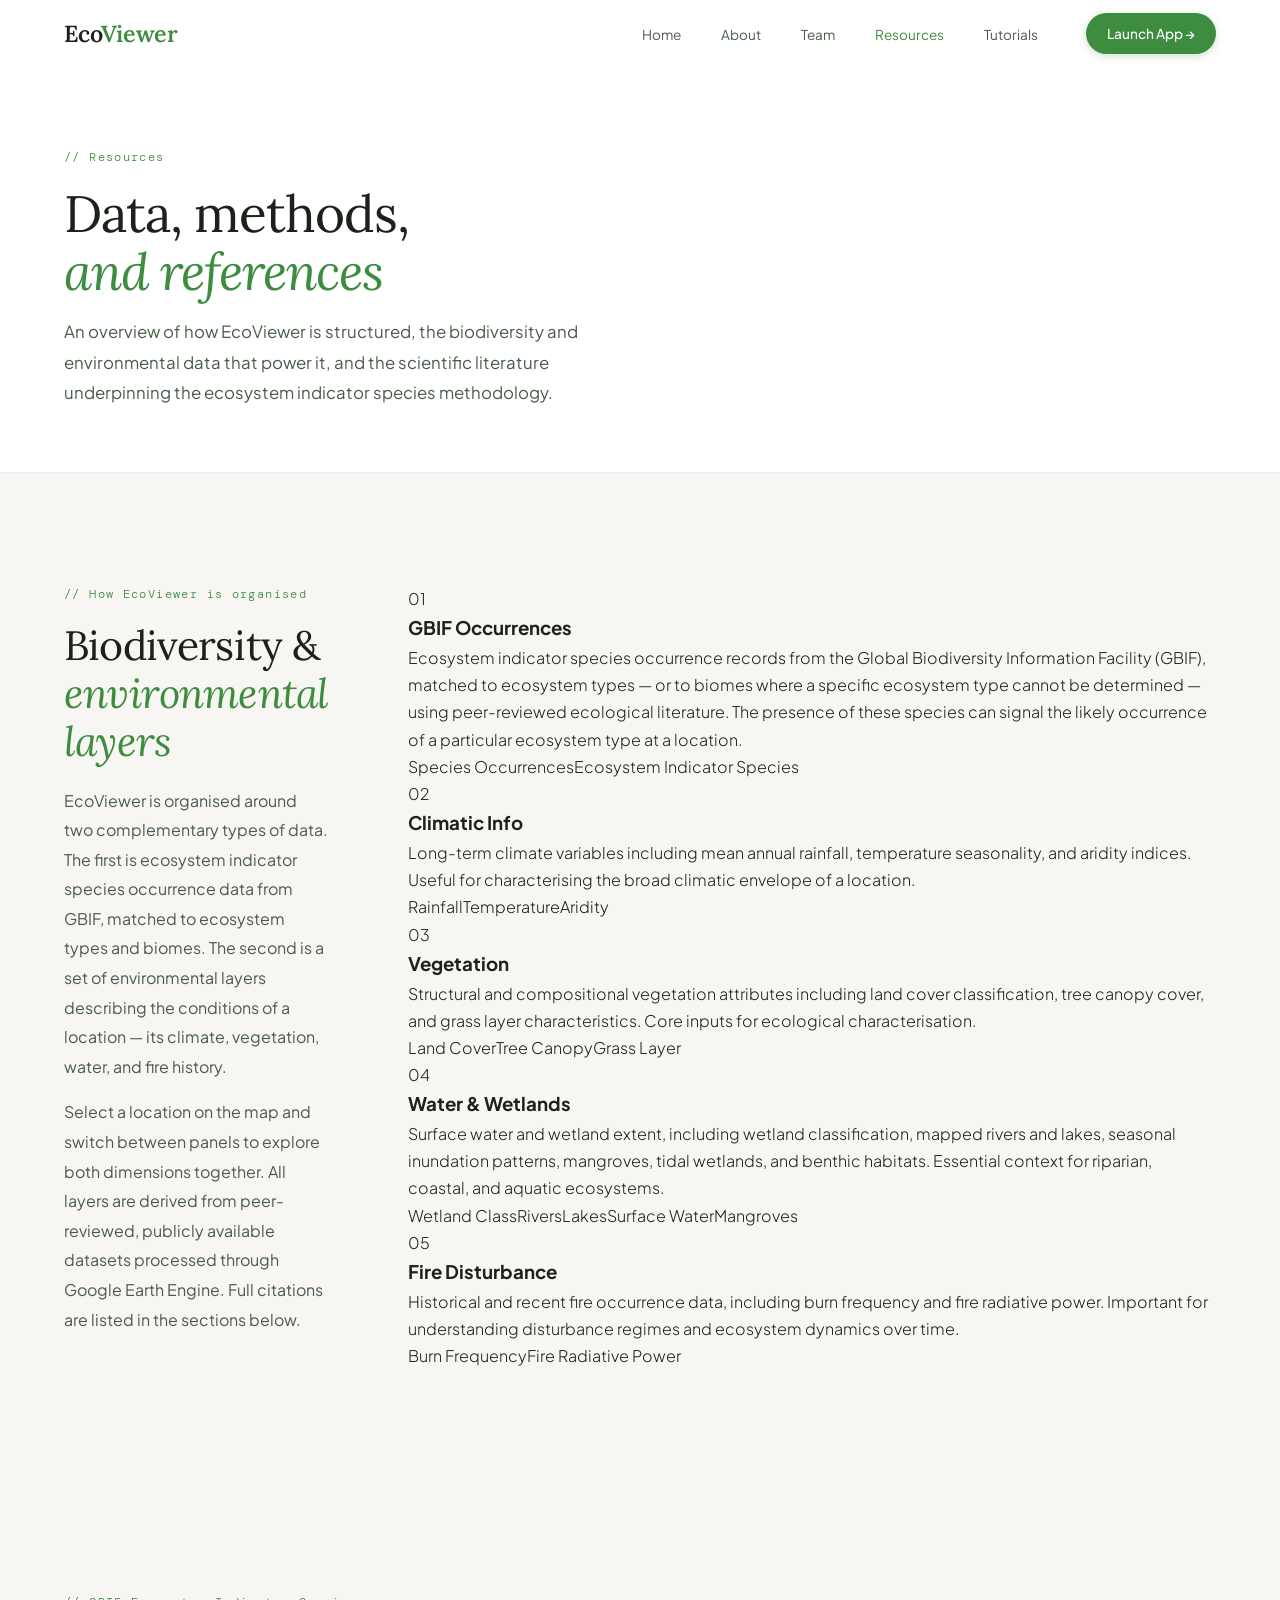
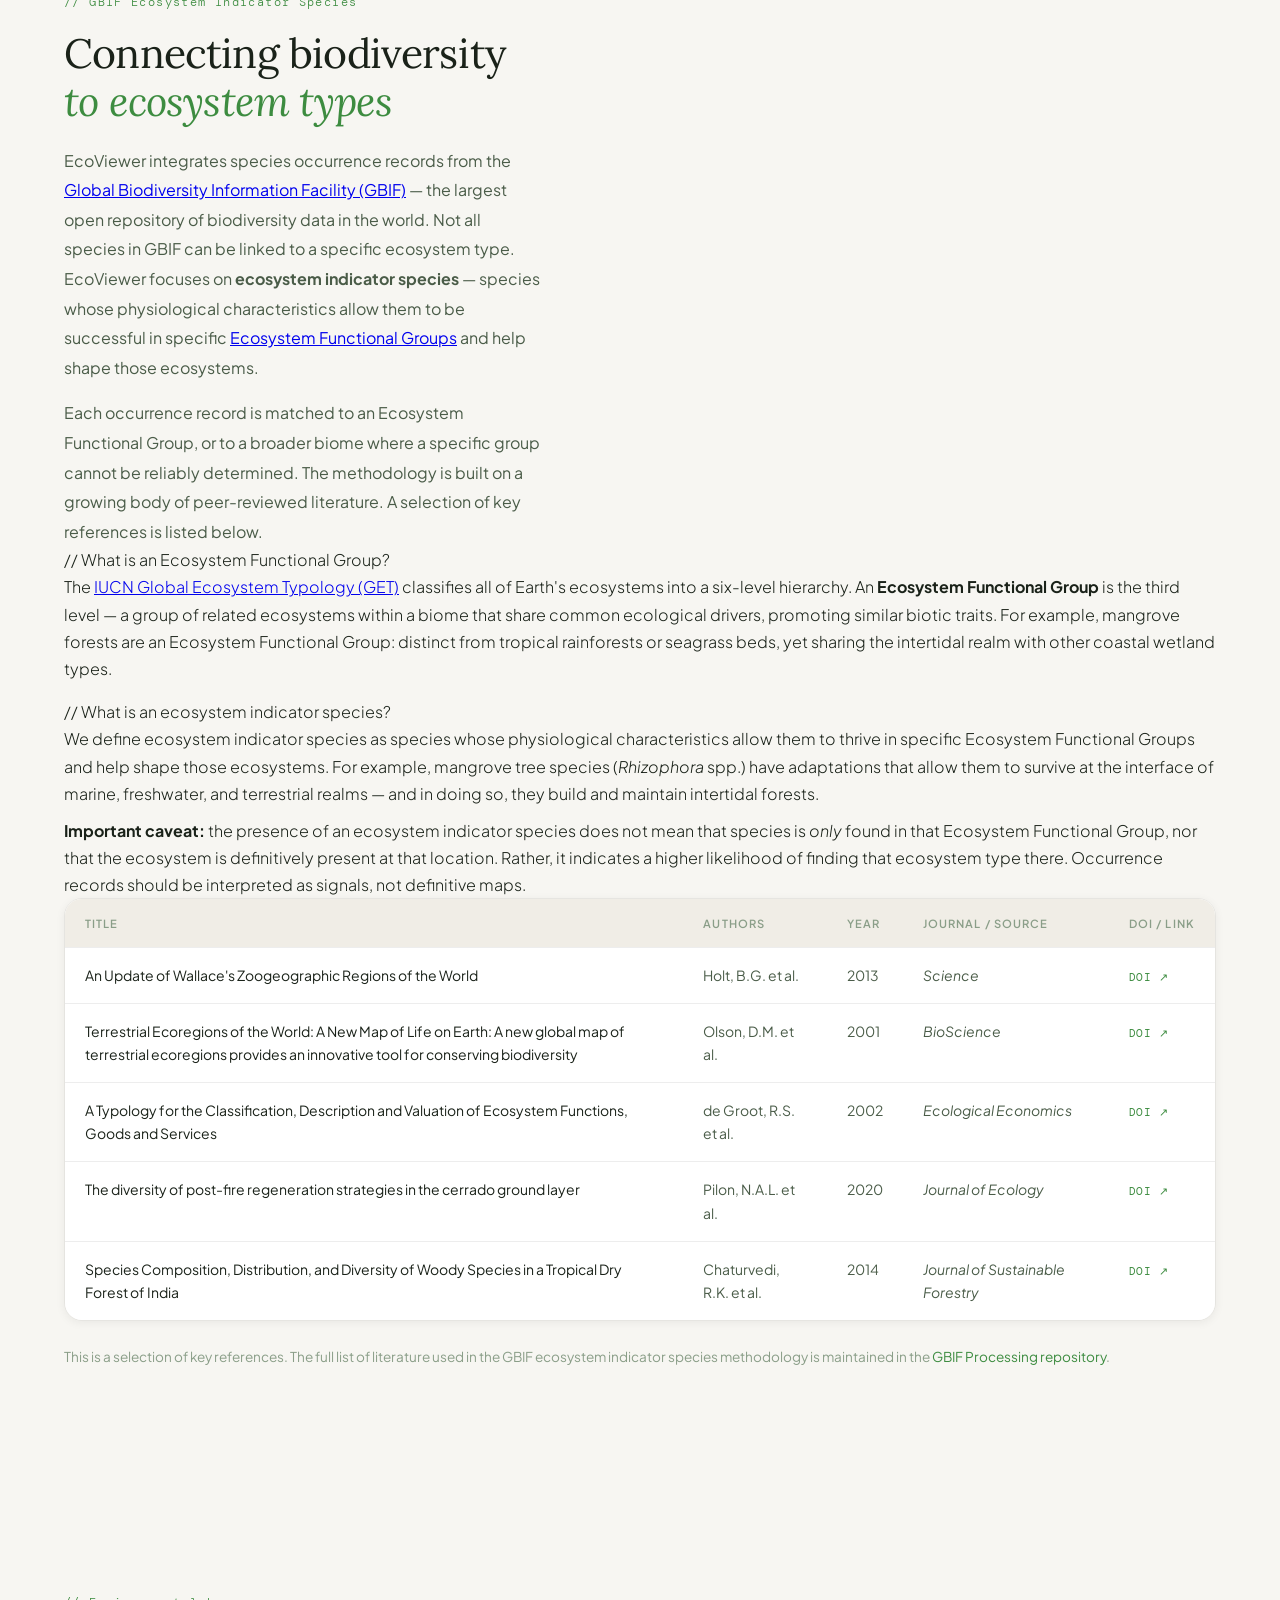
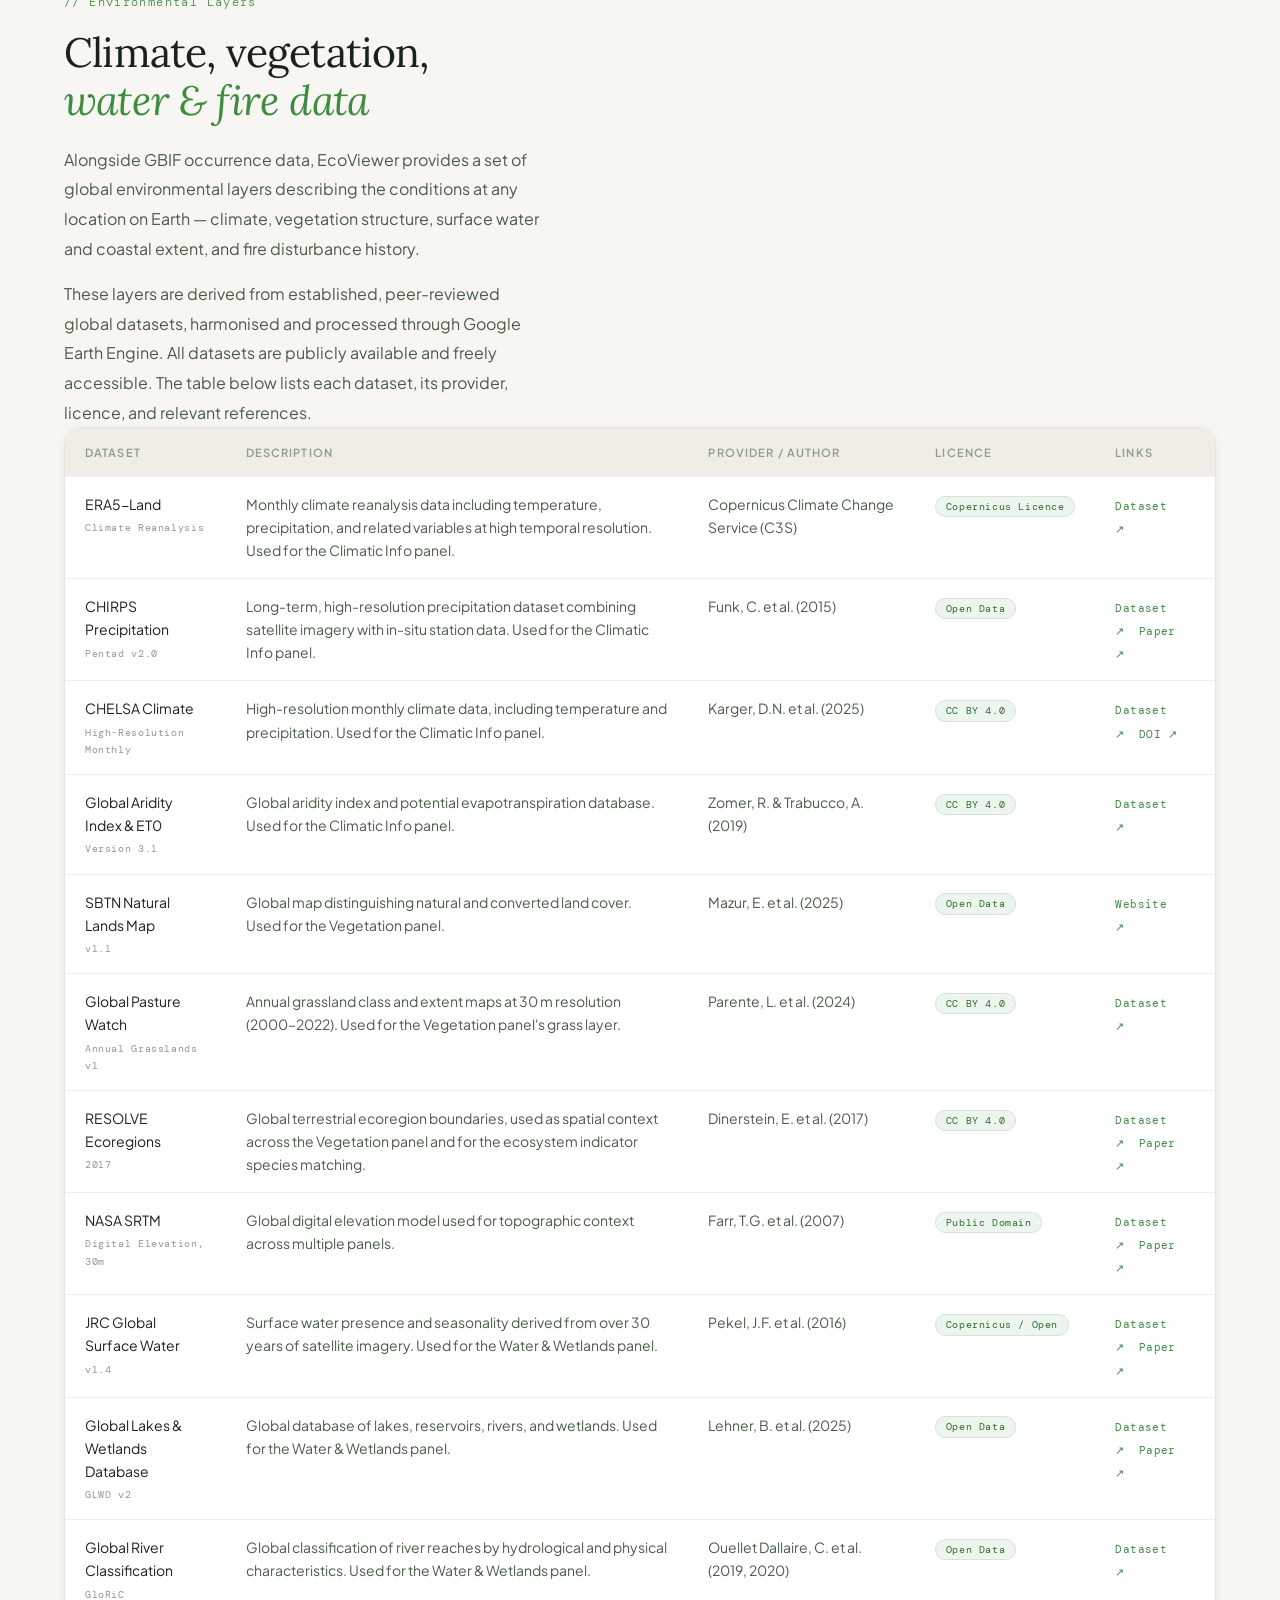
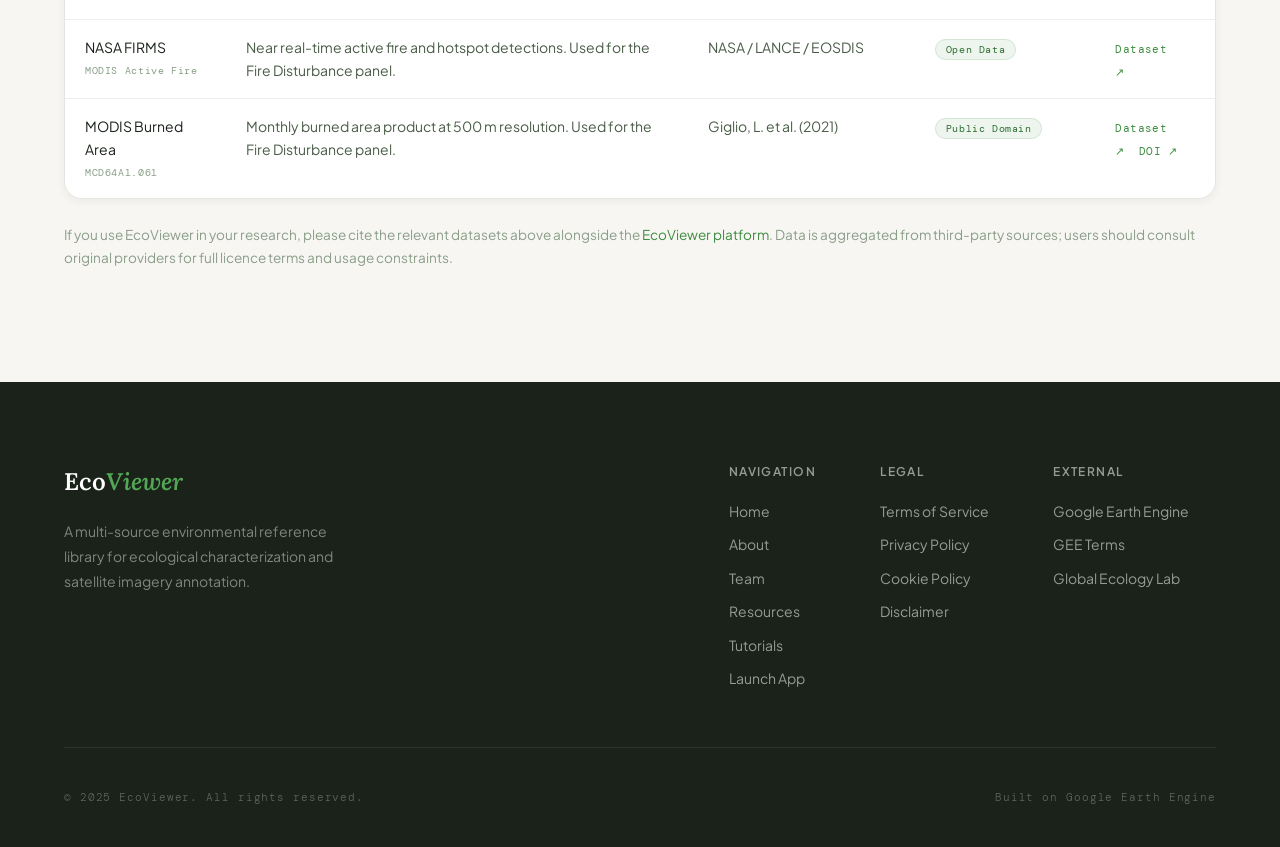
<file: resources/index.html>
<!DOCTYPE html>
<html lang="en">
<head>
  <meta charset="UTF-8" />
  <meta name="viewport" content="width=device-width, initial-scale=1.0" />
  <title>Resources — EcoViewer</title>
  <link rel="preconnect" href="https://fonts.googleapis.com" />
  <link rel="preconnect" href="https://fonts.gstatic.com" crossorigin />
  <link href="https://fonts.googleapis.com/css2?family=Plus+Jakarta+Sans:ital,wght@0,300;0,400;0,500;0,600;1,400&family=Lora:ital,wght@0,400;0,600;1,400;1,600&family=DM+Mono:wght@300;400&display=swap" rel="stylesheet" />
  <link rel="stylesheet" href="../style.css" />
</head>
<body>

  <nav class="nav" id="nav">
    <a href="../" class="nav-logo">Eco<span>Viewer</span></a>
    <ul class="nav-links">
      <li><a href="../">Home</a></li>
      <li><a href="../about/">About</a></li>
      <li><a href="../team/">Team</a></li>
      <li><a href="../resources/" class="active">Resources</a></li>
      <li><a href="../tutorials/">Tutorials</a></li>
    </ul>
    <a href="../app/" class="nav-cta">Launch App →</a>
    <button class="nav-burger" id="burger" aria-label="Menu">
      <span></span><span></span><span></span>
    </button>
  </nav>

  <!-- PAGE HERO -->
  <section class="page-hero">
    <div class="page-hero-inner">
      <p class="section-tag">// Resources</p>
      <h1>Data, methods,<br /><em>and references</em></h1>
      <p class="lead">
        An overview of how EcoViewer is structured, the biodiversity and environmental
        data that power it, and the scientific literature underpinning the ecosystem indicator species methodology.
      </p>
    </div>
  </section>

  <!-- HOW IT WORKS -->
  <section class="section res-structure">
    <div class="section-inner">
      <div class="res-structure-text">
        <p class="section-tag">// How EcoViewer is organised</p>
        <h2 class="section-title">Biodiversity &amp;<br /><em>environmental layers</em></h2>
        <p class="section-body">
          EcoViewer is organised around two complementary types of data. The first
          is ecosystem indicator species occurrence data from GBIF, matched to ecosystem types and biomes.
          The second is a set of environmental layers describing the conditions of
          a location — its climate, vegetation, water, and fire history.
        </p>
        <p class="section-body" style="margin-top:1rem;">
          Select a location on the map and switch between panels to explore both
          dimensions together. All layers are derived from peer-reviewed, publicly
          available datasets processed through Google Earth Engine. Full citations
          are listed in the sections below.
        </p>
      </div>
      <div class="res-tabs">

        <div class="res-tab">
          <div class="res-tab-header">
            <span class="res-tab-num">01</span>
            <h3>GBIF Occurrences</h3>
          </div>
          <p>Ecosystem indicator species occurrence records from the Global Biodiversity Information Facility (GBIF), matched to ecosystem types — or to biomes where a specific ecosystem type cannot be determined — using peer-reviewed ecological literature. The presence of these species can signal the likely occurrence of a particular ecosystem type at a location.</p>
          <div class="res-tab-tags">
            <span>Species Occurrences</span><span>Ecosystem Indicator Species</span>
          </div>
        </div>

        <div class="res-tab">
          <div class="res-tab-header">
            <span class="res-tab-num">02</span>
            <h3>Climatic Info</h3>
          </div>
          <p>Long-term climate variables including mean annual rainfall, temperature seasonality, and aridity indices. Useful for characterising the broad climatic envelope of a location.</p>
          <div class="res-tab-tags">
            <span>Rainfall</span><span>Temperature</span><span>Aridity</span>
          </div>
        </div>

        <div class="res-tab">
          <div class="res-tab-header">
            <span class="res-tab-num">03</span>
            <h3>Vegetation</h3>
          </div>
          <p>Structural and compositional vegetation attributes including land cover classification, tree canopy cover, and grass layer characteristics. Core inputs for ecological characterisation.</p>
          <div class="res-tab-tags">
            <span>Land Cover</span><span>Tree Canopy</span><span>Grass Layer</span>
          </div>
        </div>

        <div class="res-tab">
          <div class="res-tab-header">
            <span class="res-tab-num">04</span>
            <h3>Water &amp; Wetlands</h3>
          </div>
          <p>Surface water and wetland extent, including wetland classification, mapped rivers and lakes, seasonal inundation patterns, mangroves, tidal wetlands, and benthic habitats. Essential context for riparian, coastal, and aquatic ecosystems.</p>
          <div class="res-tab-tags">
            <span>Wetland Class</span><span>Rivers</span><span>Lakes</span><span>Surface Water</span><span>Mangroves</span>
          </div>
        </div>

        <div class="res-tab">
          <div class="res-tab-header">
            <span class="res-tab-num">05</span>
            <h3>Fire Disturbance</h3>
          </div>
          <p>Historical and recent fire occurrence data, including burn frequency and fire radiative power. Important for understanding disturbance regimes and ecosystem dynamics over time.</p>
          <div class="res-tab-tags">
            <span>Burn Frequency</span><span>Fire Radiative Power</span>
          </div>
        </div>

      </div>
    </div>
  </section>

  <!-- GBIF SECTION -->
  <section class="section res-gbif">
    <div class="res-table-wrap">
      <div class="res-gbif-header">
        <div class="res-gbif-text">
          <p class="section-tag">// GBIF Ecosystem Indicator Species</p>
          <h2 class="section-title">Connecting biodiversity<br /><em>to ecosystem types</em></h2>
          <p class="section-body">
            EcoViewer integrates species occurrence records from the
            <a href="https://www.gbif.org/" target="_blank" rel="noopener">Global Biodiversity Information Facility (GBIF)</a>
            — the largest open repository of biodiversity data in the world. Not all species in GBIF
            can be linked to a specific ecosystem type. EcoViewer focuses on
            <strong>ecosystem indicator species</strong> — species whose physiological characteristics
            allow them to be successful in specific
            <a href="https://global-ecosystems.org/" target="_blank" rel="noopener">Ecosystem Functional Groups</a>
            and help shape those ecosystems.
          </p>
          <p class="section-body" style="margin-top:1rem;">
            Each occurrence record is matched to an Ecosystem Functional Group, or to a broader
            biome where a specific group cannot be reliably determined. The methodology is built
            on a growing body of peer-reviewed literature. A selection of key references is listed below.
          </p>
        </div>

        <div class="res-gbif-callout">
          <div class="res-gbif-callout-block">
            <p class="res-callout-label">// What is an Ecosystem Functional Group?</p>
            <p class="res-callout-body">
              The <a href="https://global-ecosystems.org/" target="_blank" rel="noopener">IUCN Global Ecosystem Typology (GET)</a>
              classifies all of Earth's ecosystems into a six-level hierarchy. An
              <strong>Ecosystem Functional Group</strong> is the third level — a group of related
              ecosystems within a biome that share common ecological drivers, promoting similar
              biotic traits. For example, mangrove forests are an Ecosystem Functional Group:
              distinct from tropical rainforests or seagrass beds, yet sharing the intertidal
              realm with other coastal wetland types.
            </p>
          </div>

          <div class="res-gbif-callout-block" style="margin-top: 1rem;">
            <p class="res-callout-label">// What is an ecosystem indicator species?</p>
            <p class="res-callout-body">
              We define ecosystem indicator species as species whose physiological characteristics
              allow them to thrive in specific Ecosystem Functional Groups and help shape those
              ecosystems. For example, mangrove tree species (<em>Rhizophora</em> spp.) have
              adaptations that allow them to survive at the interface of marine, freshwater, and
              terrestrial realms — and in doing so, they build and maintain intertidal forests.
            </p>
            <p class="res-callout-body" style="margin-top: 0.6rem;">
              <strong>Important caveat:</strong> the presence of an ecosystem indicator species
              does not mean that species is <em>only</em> found in that Ecosystem Functional Group,
              nor that the ecosystem is definitively present at that location. Rather, it indicates
              a higher likelihood of finding that ecosystem type there. Occurrence records should
              be interpreted as signals, not definitive maps.
            </p>
          </div>
        </div>
      </div>

      <div class="data-table-container">
        <table class="data-table">
          <thead>
            <tr>
              <th>Title</th>
              <th>Authors</th>
              <th>Year</th>
              <th>Journal / Source</th>
              <th>DOI / Link</th>
            </tr>
          </thead>
          <tbody>

            <tr>
              <td class="td-name">An Update of Wallace's Zoogeographic Regions of the World</td>
              <td>Holt, B.G. et al.</td>
              <td class="td-year">2013</td>
              <td><em>Science</em></td>
              <td class="td-links"><a href="https://doi.org/10.1126/science.1228282" target="_blank" rel="noopener">DOI ↗</a></td>
            </tr>

            <tr>
              <td class="td-name">Terrestrial Ecoregions of the World: A New Map of Life on Earth: A new global map of terrestrial ecoregions provides an innovative tool for conserving biodiversity</td>
              <td>Olson, D.M. et al.</td>
              <td class="td-year">2001</td>
              <td><em>BioScience</em></td>
              <td class="td-links"><a href="https://doi.org/10.1641/0006-3568(2001)051[0933:TEOTWA]2.0.CO;2" target="_blank" rel="noopener">DOI ↗</a></td>
            </tr>

            <tr>
              <td class="td-name">A Typology for the Classification, Description and Valuation of Ecosystem Functions, Goods and Services</td>
              <td>de Groot, R.S. et al.</td>
              <td class="td-year">2002</td>
              <td><em>Ecological Economics</em></td>
              <td class="td-links"><a href="https://doi.org/10.1016/S0921-8009(02)00089-7" target="_blank" rel="noopener">DOI ↗</a></td>
            </tr>

            <tr>
              <td class="td-name">The diversity of post-fire regeneration strategies in the cerrado ground layer</td>
              <td>Pilon, N.A.L. et al.</td>
              <td class="td-year">2020</td>
              <td><em>Journal of Ecology</em></td>
              <td class="td-links"><a href="https://doi.org/10.1111/1365-2745.13456" target="_blank" rel="noopener">DOI ↗</a></td>
            </tr>

            <tr>
              <td class="td-name">Species Composition, Distribution, and Diversity of Woody Species in a Tropical Dry Forest of India</td>
              <td>Chaturvedi, R.K. et al.</td>
              <td class="td-year">2014</td>
              <td><em>Journal of Sustainable Forestry</em></td>
              <td class="td-links"><a href="https://doi.org/10.1080/10549811.2014.925402" target="_blank" rel="noopener">DOI ↗</a></td>
            </tr>

            <!-- Add further references below -->

          </tbody>
        </table>
      </div>

      <p class="res-note">
        This is a selection of key references. The full list of literature used in the
        GBIF ecosystem indicator species methodology is maintained in the
        <a href="https://github.com/ecoviewer/ecoviewer-gbif-processing" target="_blank" rel="noopener">GBIF Processing repository</a>.
      </p>
    </div>
  </section>

  <!-- ENVIRONMENTAL LAYERS -->
  <section class="section res-datasets">
    <div class="res-table-wrap">
      <div class="res-section-header">
        <p class="section-tag">// Environmental Layers</p>
        <h2 class="section-title">Climate, vegetation,<br /><em>water &amp; fire data</em></h2>
        <p class="section-body">
          Alongside GBIF occurrence data, EcoViewer provides a set of global environmental
          layers describing the conditions at any location on Earth — climate, vegetation
          structure, surface water and coastal extent, and fire disturbance history.
        </p>
        <p class="section-body" style="margin-top:1rem;">
          These layers are derived from established, peer-reviewed global datasets,
          harmonised and processed through Google Earth Engine. All datasets are
          publicly available and freely accessible. The table below lists each dataset,
          its provider, licence, and relevant references.
        </p>
      </div>

      <div class="data-table-container">
        <table class="data-table">
          <thead>
            <tr>
              <th>Dataset</th>
              <th>Description</th>
              <th>Provider / Author</th>
              <th>Licence</th>
              <th>Links</th>
            </tr>
          </thead>
          <tbody>

            <tr>
              <td class="td-name">ERA5-Land<br /><span class="td-sub">Climate Reanalysis</span></td>
              <td>Monthly climate reanalysis data including temperature, precipitation, and related variables at high temporal resolution. Used for the Climatic Info panel.</td>
              <td>Copernicus Climate Change Service (C3S)</td>
              <td><span class="td-badge">Copernicus Licence</span></td>
              <td class="td-links">
                <a href="https://cds.climate.copernicus.eu/datasets/reanalysis-era5-land-monthly-means" target="_blank" rel="noopener">Dataset ↗</a>
              </td>
            </tr>

            <tr>
              <td class="td-name">CHIRPS Precipitation<br /><span class="td-sub">Pentad v2.0</span></td>
              <td>Long-term, high-resolution precipitation dataset combining satellite imagery with in-situ station data. Used for the Climatic Info panel.</td>
              <td>Funk, C. et al. (2015)</td>
              <td><span class="td-badge">Open Data</span></td>
              <td class="td-links">
                <a href="https://www.chc.ucsb.edu/data/chirps" target="_blank" rel="noopener">Dataset ↗</a>
                <a href="https://doi.org/10.1038/sdata.2015.66" target="_blank" rel="noopener">Paper ↗</a>
              </td>
            </tr>

            <tr>
              <td class="td-name">CHELSA Climate<br /><span class="td-sub">High-Resolution Monthly</span></td>
              <td>High-resolution monthly climate data, including temperature and precipitation. Used for the Climatic Info panel.</td>
              <td>Karger, D.N. et al. (2025)</td>
              <td><span class="td-badge">CC BY 4.0</span></td>
              <td class="td-links">
                <a href="https://chelsa-climate.org/" target="_blank" rel="noopener">Dataset ↗</a>
                <a href="https://doi.org/10.16904/envidat.686" target="_blank" rel="noopener">DOI ↗</a>
              </td>
            </tr>

            <tr>
              <td class="td-name">Global Aridity Index &amp; ET0<br /><span class="td-sub">Version 3.1</span></td>
              <td>Global aridity index and potential evapotranspiration database. Used for the Climatic Info panel.</td>
              <td>Zomer, R. &amp; Trabucco, A. (2019)</td>
              <td><span class="td-badge">CC BY 4.0</span></td>
              <td class="td-links">
                <a href="https://doi.org/10.6084/m9.figshare.7504448.v7" target="_blank" rel="noopener">Dataset ↗</a>
              </td>
            </tr>

            <tr>
              <td class="td-name">SBTN Natural Lands Map<br /><span class="td-sub">v1.1</span></td>
              <td>Global map distinguishing natural and converted land cover. Used for the Vegetation panel.</td>
              <td>Mazur, E. et al. (2025)</td>
              <td><span class="td-badge">Open Data</span></td>
              <td class="td-links">
                <a href="https://sciencebasedtargetsnetwork.org/resources/" target="_blank" rel="noopener">Website ↗</a>
              </td>
            </tr>

            <tr>
              <td class="td-name">Global Pasture Watch<br /><span class="td-sub">Annual Grasslands v1</span></td>
              <td>Annual grassland class and extent maps at 30 m resolution (2000–2022). Used for the Vegetation panel's grass layer.</td>
              <td>Parente, L. et al. (2024)</td>
              <td><span class="td-badge">CC BY 4.0</span></td>
              <td class="td-links">
                <a href="https://doi.org/10.5281/zenodo.13890401" target="_blank" rel="noopener">Dataset ↗</a>
              </td>
            </tr>

            <tr>
              <td class="td-name">RESOLVE Ecoregions<br /><span class="td-sub">2017</span></td>
              <td>Global terrestrial ecoregion boundaries, used as spatial context across the Vegetation panel and for the ecosystem indicator species matching.</td>
              <td>Dinerstein, E. et al. (2017)</td>
              <td><span class="td-badge">CC BY 4.0</span></td>
              <td class="td-links">
                <a href="https://ecoregions.appspot.com/" target="_blank" rel="noopener">Dataset ↗</a>
                <a href="https://doi.org/10.1093/biosci/bix014" target="_blank" rel="noopener">Paper ↗</a>
              </td>
            </tr>

            <tr>
              <td class="td-name">NASA SRTM<br /><span class="td-sub">Digital Elevation, 30m</span></td>
              <td>Global digital elevation model used for topographic context across multiple panels.</td>
              <td>Farr, T.G. et al. (2007)</td>
              <td><span class="td-badge">Public Domain</span></td>
              <td class="td-links">
                <a href="https://www.earthdata.nasa.gov/data/instruments/srtm" target="_blank" rel="noopener">Dataset ↗</a>
                <a href="https://doi.org/10.1029/2005RG000183" target="_blank" rel="noopener">Paper ↗</a>
              </td>
            </tr>

            <tr>
              <td class="td-name">JRC Global Surface Water<br /><span class="td-sub">v1.4</span></td>
              <td>Surface water presence and seasonality derived from over 30 years of satellite imagery. Used for the Water &amp; Wetlands panel.</td>
              <td>Pekel, J.F. et al. (2016)</td>
              <td><span class="td-badge">Copernicus / Open</span></td>
              <td class="td-links">
                <a href="https://global-surface-water.appspot.com/" target="_blank" rel="noopener">Dataset ↗</a>
                <a href="https://doi.org/10.1038/nature20584" target="_blank" rel="noopener">Paper ↗</a>
              </td>
            </tr>

            <tr>
              <td class="td-name">Global Lakes &amp; Wetlands Database<br /><span class="td-sub">GLWD v2</span></td>
              <td>Global database of lakes, reservoirs, rivers, and wetlands. Used for the Water &amp; Wetlands panel.</td>
              <td>Lehner, B. et al. (2025)</td>
              <td><span class="td-badge">Open Data</span></td>
              <td class="td-links">
                <a href="https://www.hydrosheds.org/products/glwd" target="_blank" rel="noopener">Dataset ↗</a>
                <a href="https://doi.org/10.5194/essd-17-2277-2025" target="_blank" rel="noopener">Paper ↗</a>
              </td>
            </tr>

            <tr>
              <td class="td-name">Global River Classification<br /><span class="td-sub">GloRiC</span></td>
              <td>Global classification of river reaches by hydrological and physical characteristics. Used for the Water &amp; Wetlands panel.</td>
              <td>Ouellet Dallaire, C. et al. (2019, 2020)</td>
              <td><span class="td-badge">Open Data</span></td>
              <td class="td-links">
                <a href="https://www.hydrosheds.org/products/gloric" target="_blank" rel="noopener">Dataset ↗</a>
              </td>
            </tr>

            <tr>
              <td class="td-name">NASA FIRMS<br /><span class="td-sub">MODIS Active Fire</span></td>
              <td>Near real-time active fire and hotspot detections. Used for the Fire Disturbance panel.</td>
              <td>NASA / LANCE / EOSDIS</td>
              <td><span class="td-badge">Open Data</span></td>
              <td class="td-links">
                <a href="https://firms.modaps.eosdis.nasa.gov/" target="_blank" rel="noopener">Dataset ↗</a>
              </td>
            </tr>

            <tr>
              <td class="td-name">MODIS Burned Area<br /><span class="td-sub">MCD64A1.061</span></td>
              <td>Monthly burned area product at 500 m resolution. Used for the Fire Disturbance panel.</td>
              <td>Giglio, L. et al. (2021)</td>
              <td><span class="td-badge">Public Domain</span></td>
              <td class="td-links">
                <a href="https://lpdaac.usgs.gov/products/mcd64a1v061/" target="_blank" rel="noopener">Dataset ↗</a>
                <a href="https://doi.org/10.5067/MODIS/MCD64A1.061" target="_blank" rel="noopener">DOI ↗</a>
              </td>
            </tr>

            <!-- Add further datasets below -->

          </tbody>
        </table>
      </div>

      <p class="res-note">
        If you use EcoViewer in your research, please cite the relevant datasets above
        alongside the <a href="https://github.com/ecoviewer" target="_blank" rel="noopener">EcoViewer platform</a>.
        Data is aggregated from third-party sources; users should consult original providers
        for full licence terms and usage constraints.
      </p>
    </div>
  </section>

  <!-- FOOTER -->
  <footer class="footer">
    <div class="footer-top">
      <div class="footer-brand">
        <span class="footer-logo">Eco<em>Viewer</em></span>
        <p>A multi-source environmental reference library for ecological characterization and satellite imagery annotation.</p>
      </div>
      <div class="footer-links">
        <div class="footer-col">
          <h4>Navigation</h4>
          <a href="../">Home</a>
          <a href="../about/">About</a>
          <a href="../team/">Team</a>
          <a href="../resources/">Resources</a>
          <a href="../tutorials/">Tutorials</a>
          <a href="../app/">Launch App</a>
        </div>
        <div class="footer-col">
          <h4>Legal</h4>
          <a href="../legal/terms/">Terms of Service</a>
          <a href="../legal/privacy/">Privacy Policy</a>
          <a href="../legal/cookies/">Cookie Policy</a>
          <a href="../legal/disclaimer/">Disclaimer</a>
        </div>
        <div class="footer-col">
          <h4>External</h4>
          <a href="https://earthengine.google.com" target="_blank" rel="noopener">Google Earth Engine</a>
          <a href="https://earthengine.google.com/terms" target="_blank" rel="noopener">GEE Terms</a>
          <a href="https://www.globalecologylab.org/" target="_blank" rel="noopener">Global Ecology Lab</a>
        </div>
      </div>
    </div>
    <div class="footer-bottom">
      <span>© 2025 EcoViewer. All rights reserved.</span>
      <span class="footer-built">Built on Google Earth Engine</span>
    </div>
  </footer>

  <script src="../main.js"></script>
</body>
</html>
</file>
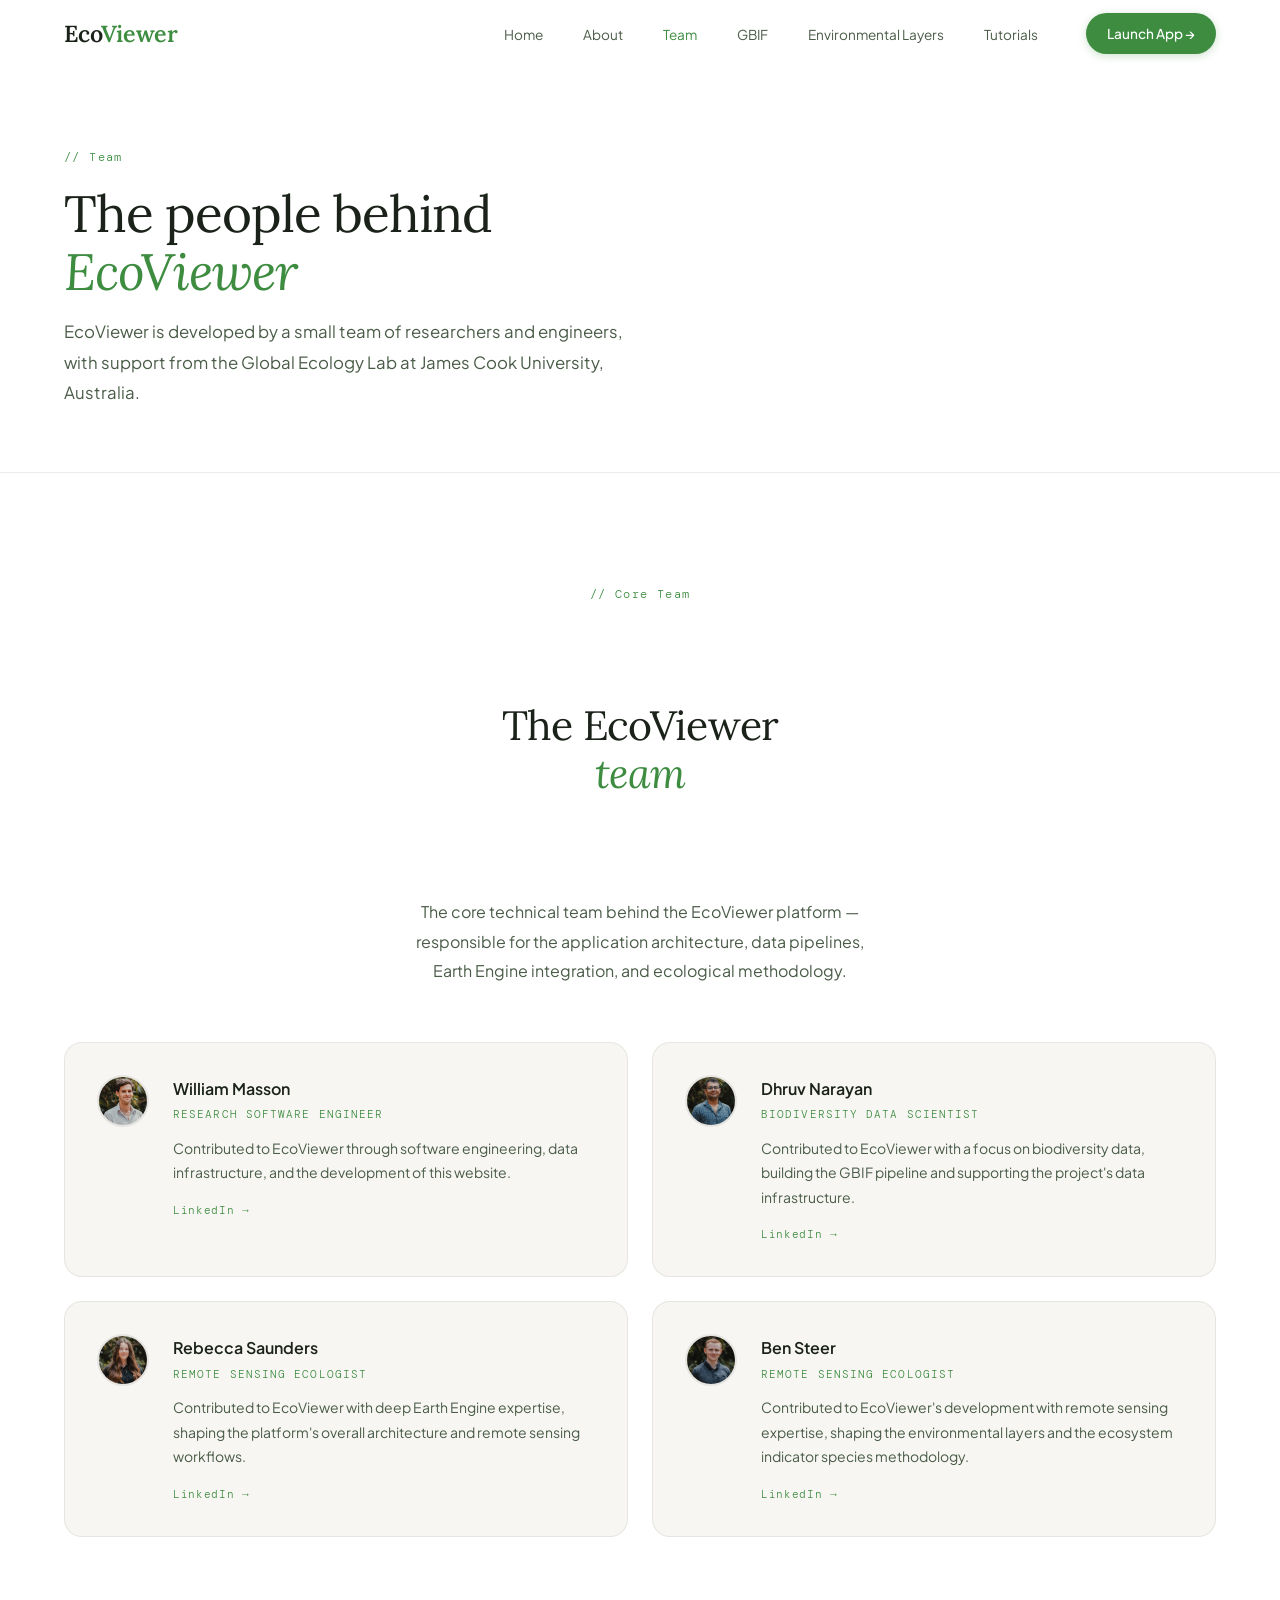
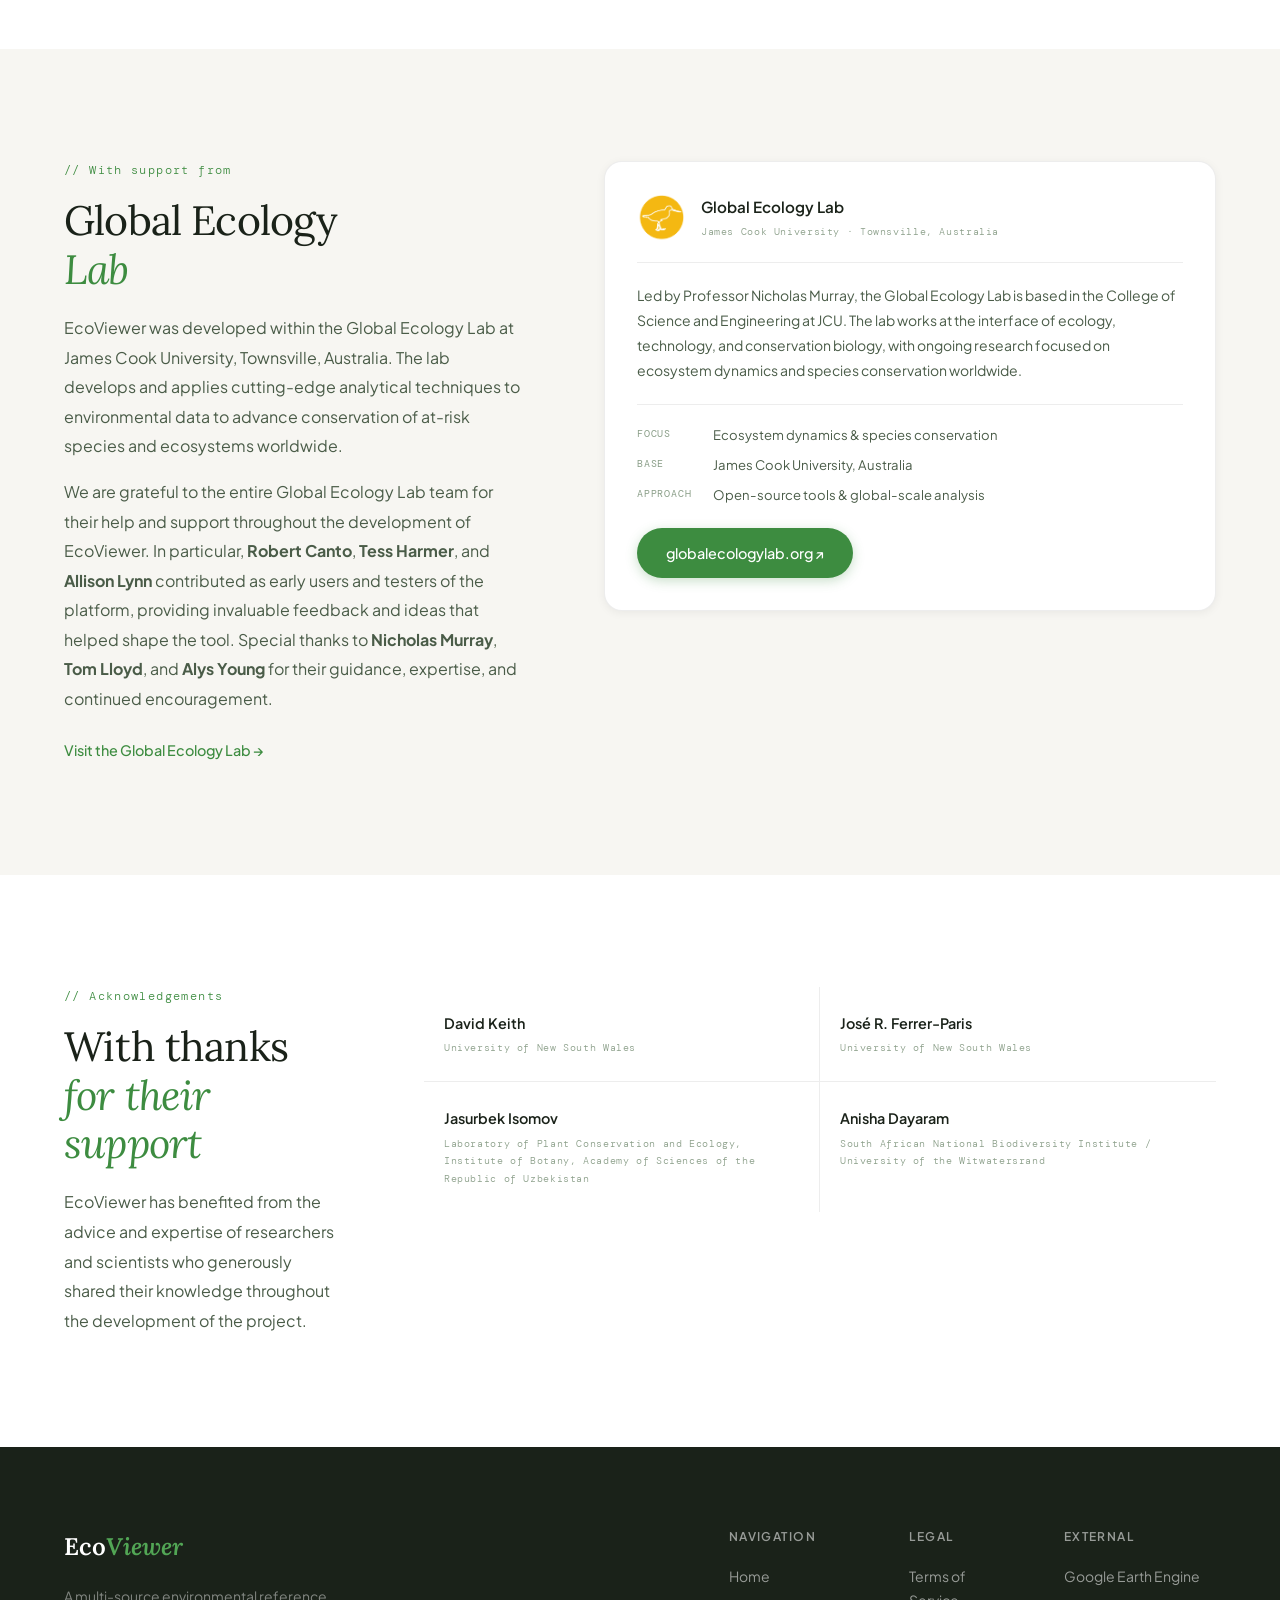
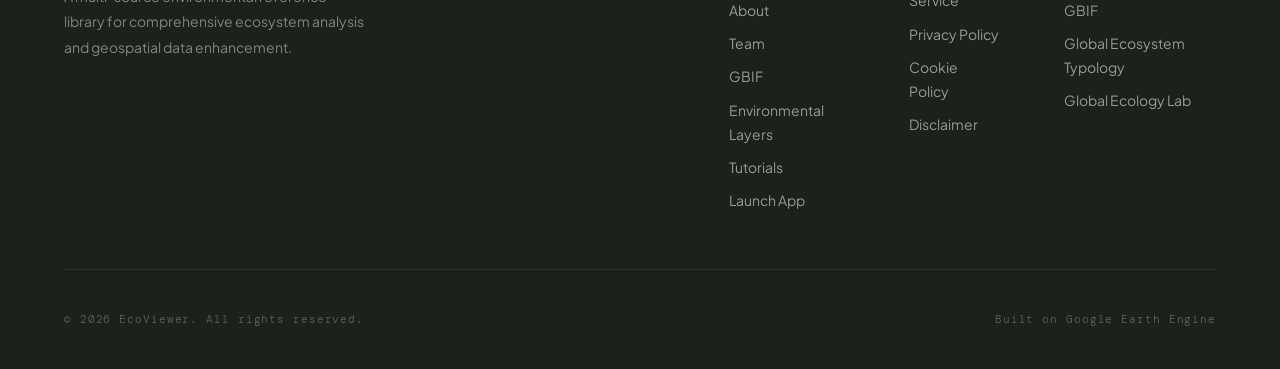
<file: team/index.html>
<!DOCTYPE html>
<html lang="en">
<head>
  <meta charset="UTF-8" />
  <meta name="viewport" content="width=device-width, initial-scale=1.0" />
  <title>Team — EcoViewer</title>
  <link rel="icon" type="image/png" href="img/favicon.png">
  <link rel="preconnect" href="https://fonts.googleapis.com" />
  <link rel="preconnect" href="https://fonts.gstatic.com" crossorigin />
  <link href="https://fonts.googleapis.com/css2?family=Plus+Jakarta+Sans:ital,wght@0,300;0,400;0,500;0,600;1,400&family=Lora:ital,wght@0,400;0,600;1,400;1,600&family=DM+Mono:wght@300;400&display=swap" rel="stylesheet" />
  <link rel="stylesheet" href="../style.css" />
</head>
<body>

  <nav class="nav" id="nav">
    <a href="../" class="nav-logo">Eco<span>Viewer</span></a>
    <ul class="nav-links">
      <li><a href="../">Home</a></li>
      <li><a href="../about/">About</a></li>
      <li><a href="../team/" class="active">Team</a></li>
      <li><a href="../gbif/">GBIF</a></li>
      <li><a href="../environmental-layers/">Environmental Layers</a></li>
      <li><a href="../tutorials/">Tutorials</a></li>
    </ul>
    <a href="../app/" class="nav-cta">Launch App →</a>
    <button class="nav-burger" id="burger" aria-label="Menu">
      <span></span><span></span><span></span>
    </button>
  </nav>

  <!-- PAGE HERO -->
  <section class="page-hero">
    <div class="page-hero-inner">
      <p class="section-tag">// Team</p>
      <h1>The people behind<br /><em>EcoViewer</em></h1>
      <p class="lead">
        EcoViewer is developed by a small team of researchers and engineers,
        with support from the Global Ecology Lab at James Cook University, Australia.
      </p>
    </div>
  </section>

  <!-- CORE TEAM -->
  <section class="section team">
    <div class="section-inner centered">
      <p class="section-tag">// Core Team</p>
      <h2 class="section-title">The EcoViewer<br /><em>team</em></h2>
      <p class="section-body" style="text-align:center; margin: 0 auto;">
        The core technical team behind the EcoViewer platform — responsible for the application
        architecture, data pipelines, Earth Engine integration, and ecological methodology.
      </p>
    </div>
    <div class="team-grid">

      <div class="team-card">
        <div class="team-avatar team-avatar--photo">
          <img src="../img/will.jpg" alt="William Masson" />
        </div>
        <div class="team-info">
          <h3>William Masson</h3>
          <p class="team-role">Research Software Engineer</p>
          <p class="team-bio">Contributed to EcoViewer through software engineering, data infrastructure, and the development of this website.</p>
          <div class="team-links">
            <a href="https://www.linkedin.com/in/william--masson/" target="_blank" rel="noopener" class="team-link">LinkedIn →</a>
          </div>
        </div>
      </div>

      <div class="team-card">
        <div class="team-avatar team-avatar--photo">
          <img src="../img/dhruv.jpg" alt="Dhruv Narayan" />
        </div>
        <div class="team-info">
          <h3>Dhruv Narayan</h3>
          <p class="team-role">Biodiversity Data Scientist</p>
          <p class="team-bio">Contributed to EcoViewer with a focus on biodiversity data, building the GBIF pipeline and supporting the project's data infrastructure.</p>
          <div class="team-links">
            <a href="https://www.linkedin.com/in/dhruvnarayan200176/" target="_blank" rel="noopener" class="team-link">LinkedIn →</a>
          </div>
        </div>
      </div>

      <div class="team-card">
        <div class="team-avatar team-avatar--photo">
          <img src="../img/rebecca.jpg" alt="Rebecca Saunders" />
        </div>
        <div class="team-info">
          <h3>Rebecca Saunders</h3>
          <p class="team-role">Remote Sensing Ecologist</p>
          <p class="team-bio">Contributed to EcoViewer with deep Earth Engine expertise, shaping the platform's overall architecture and remote sensing workflows.</p>
          <div class="team-links">
            <a href="https://www.linkedin.com/in/rebecca-saunders-0647a6259/" target="_blank" rel="noopener" class="team-link">LinkedIn →</a>
          </div>
        </div>
      </div>

      <div class="team-card">
        <div class="team-avatar team-avatar--photo">
          <img src="../img/ben.jpg" alt="Ben Steer" />
        </div>
        <div class="team-info">
          <h3>Ben Steer</h3>
          <p class="team-role">Remote Sensing Ecologist</p>
          <p class="team-bio">Contributed to EcoViewer's development with remote sensing expertise, shaping the environmental layers and the ecosystem indicator species methodology.</p>
          <div class="team-links">
            <a href="https://www.linkedin.com/in/benjaminsteer/" target="_blank" rel="noopener" class="team-link">LinkedIn →</a>
          </div>
        </div>
      </div>

    </div>
  </section>

  <!-- GLOBAL ECOLOGY LAB -->
  <section class="section gel-section">
    <div class="section-inner">
      <div class="gel-text">
        <p class="section-tag">// With support from</p>
        <h2 class="section-title">Global Ecology<br /><em>Lab</em></h2>
        <p class="section-body">
          EcoViewer was developed within the Global Ecology Lab at James Cook University,
          Townsville, Australia. The lab develops and applies cutting-edge analytical
          techniques to environmental data to advance conservation of at-risk species
          and ecosystems worldwide.
        </p>
        <p class="section-body" style="margin-top: 1rem;">
          We are grateful to the entire Global Ecology Lab team for their help and support throughout the development of EcoViewer. 
          In particular, <strong>Robert Canto</strong>, <strong>Tess Harmer</strong>, and <strong>Allison Lynn</strong> contributed as early users and testers of the platform, 
          providing invaluable feedback and ideas that helped shape the tool. 
          Special thanks to <strong>Nicholas Murray</strong>, <strong>Tom Lloyd</strong>, and <strong>Alys Young</strong> 
          for their guidance, expertise, and continued encouragement.
        </p>
        <a href="https://www.globalecologylab.org/" target="_blank" rel="noopener" class="link-arrow" style="margin-top: 1.5rem; display: inline-flex;">Visit the Global Ecology Lab →</a>
      </div>
      <div class="gel-card">
        <div class="gel-logo-block">
          <img src="../img/gel_logo.png" alt="Global Ecology Lab" class="gel-logo-img" />
          <div>
            <p class="gel-name">Global Ecology Lab</p>
            <p class="gel-affil">James Cook University · Townsville, Australia</p>
          </div>
        </div>
        <p class="gel-desc">
          Led by Professor Nicholas Murray, the Global Ecology Lab is based in the
          College of Science and Engineering at JCU. The lab works at the interface
          of ecology, technology, and conservation biology, with ongoing research
          focused on ecosystem dynamics and species conservation worldwide.
        </p>
        <div class="gel-highlights">
          <div class="gel-highlight-item">
            <span class="gel-highlight-label">Focus</span>
            <span>Ecosystem dynamics &amp; species conservation</span>
          </div>
          <div class="gel-highlight-item">
            <span class="gel-highlight-label">Base</span>
            <span>James Cook University, Australia</span>
          </div>
          <div class="gel-highlight-item">
            <span class="gel-highlight-label">Approach</span>
            <span>Open-source tools &amp; global-scale analysis</span>
          </div>
        </div>
        <a href="https://www.globalecologylab.org/" target="_blank" rel="noopener" class="btn-primary" style="margin-top: 1.5rem; display: inline-block;">globalecologylab.org ↗</a>
      </div>
    </div>
  </section>

  <!-- ACKNOWLEDGEMENTS -->
  <section class="section ack-section">
    <div class="ack-inner">
      <div class="ack-header">
        <p class="section-tag">// Acknowledgements</p>
        <h2 class="section-title">With thanks<br /><em>for their support</em></h2>
        <p class="section-body">
          EcoViewer has benefited from the advice and expertise of researchers and
          scientists who generously shared their knowledge throughout the development
          of the project.
        </p>
      </div>
      <div class="ack-grid ack-grid--2col">

        <div class="ack-item">
          <p class="ack-name">David Keith</p>
          <p class="ack-inst">University of New South Wales</p>
        </div>

        <div class="ack-item">
          <p class="ack-name">José R. Ferrer-Paris</p>
          <p class="ack-inst">University of New South Wales</p>
        </div>

        <div class="ack-item">
          <p class="ack-name">Jasurbek Isomov</p>
          <p class="ack-inst">Laboratory of Plant Conservation and Ecology, Institute of Botany, Academy of Sciences of the Republic of Uzbekistan</p>
        </div>

        <div class="ack-item">
          <p class="ack-name">Anisha Dayaram</p>
          <p class="ack-inst">South African National Biodiversity Institute / University of the Witwatersrand</p>
        </div>

        <!-- Add further names below -->

      </div>
    </div>
  </section>

  <!-- FOOTER -->
  <footer class="footer">
    <div class="footer-top">
      <div class="footer-brand">
        <span class="footer-logo">Eco<em>Viewer</em></span>
        <p>A multi-source environmental reference library for comprehensive ecosystem analysis and geospatial data enhancement.</p>
      </div>
      <div class="footer-links">
        <div class="footer-col">
          <h4>Navigation</h4>
          <a href="../">Home</a>
          <a href="../about/">About</a>
          <a href="../team/">Team</a>
          <a href="../gbif/">GBIF</a>
          <a href="../environmental-layers/">Environmental Layers</a>
          <a href="../tutorials/">Tutorials</a>
          <a href="../app/">Launch App</a>
        </div>
        <div class="footer-col">
          <h4>Legal</h4>
          <a href="../legal/terms/">Terms of Service</a>
          <a href="../legal/privacy/">Privacy Policy</a>
          <a href="../legal/cookies/">Cookie Policy</a>
          <a href="../legal/disclaimer/">Disclaimer</a>
        </div>
        <div class="footer-col">
          <h4>External</h4>
          <a href="https://earthengine.google.com" target="_blank" rel="noopener">Google Earth Engine</a>
          <a href="https://www.gbif.org/" target="_blank" rel="noopener">GBIF</a>
          <a href="https://global-ecosystems.org/" target="_blank" rel="noopener">Global Ecosystem Typology</a>
          <a href="https://www.globalecologylab.org/" target="_blank" rel="noopener">Global Ecology Lab</a>
        </div>
      </div>
    </div>
    <div class="footer-bottom">
      <span>© 2026 EcoViewer. All rights reserved.</span>
      <span class="footer-built">Built on Google Earth Engine</span>
    </div>
  </footer>

  <script src="../main.js"></script>
</body>
</html>
</file>
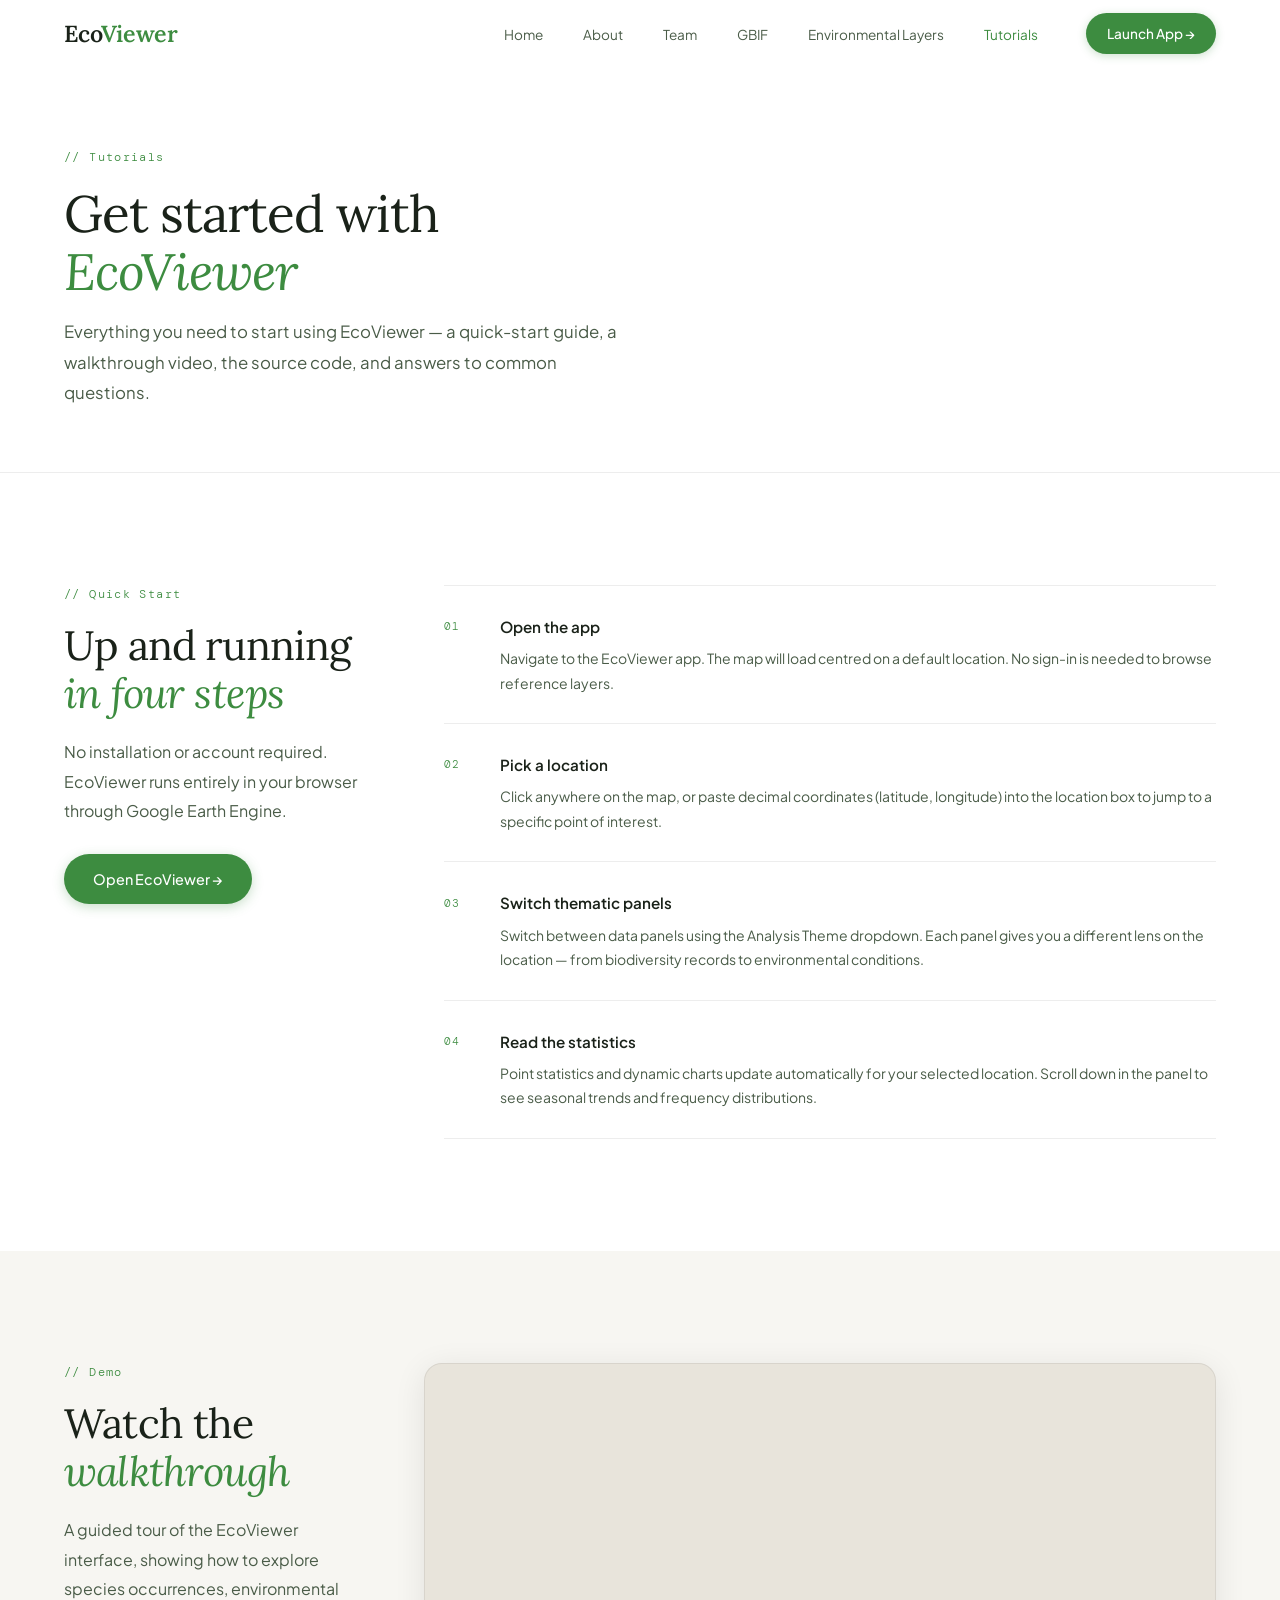
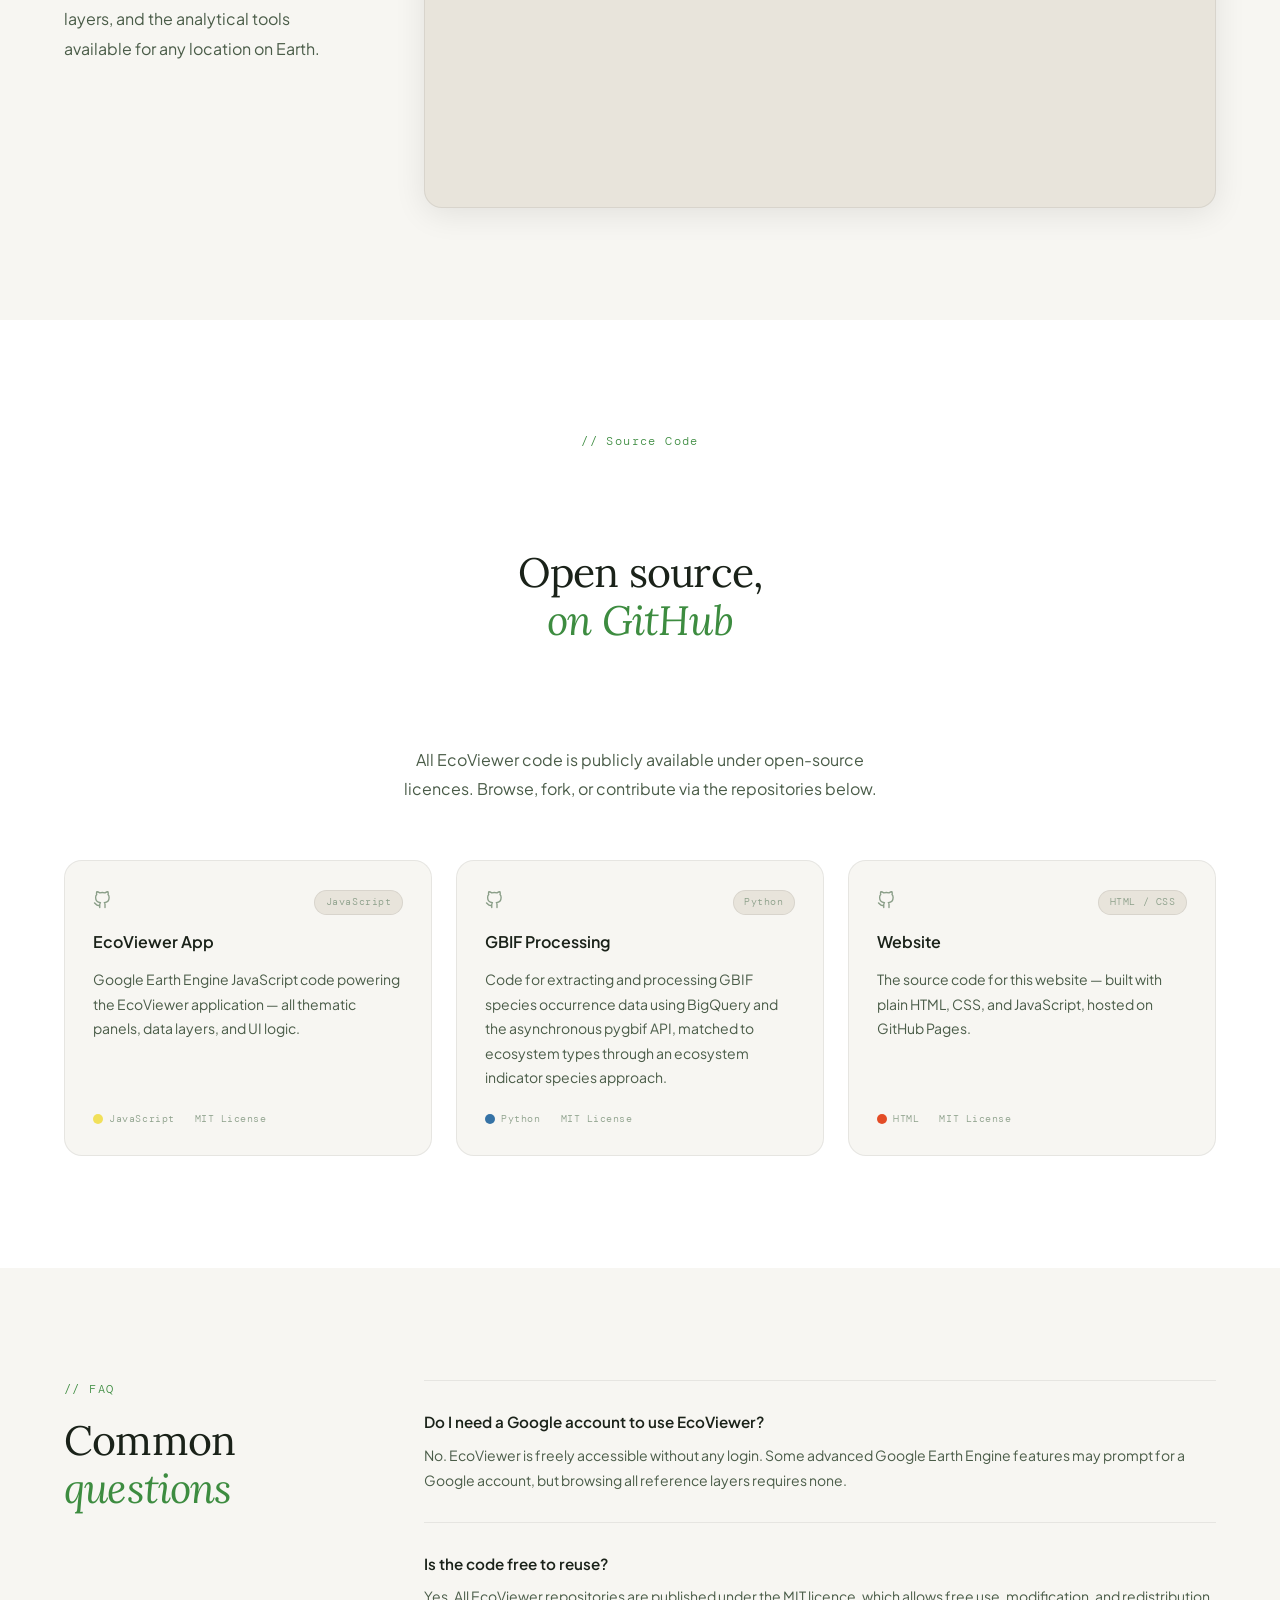
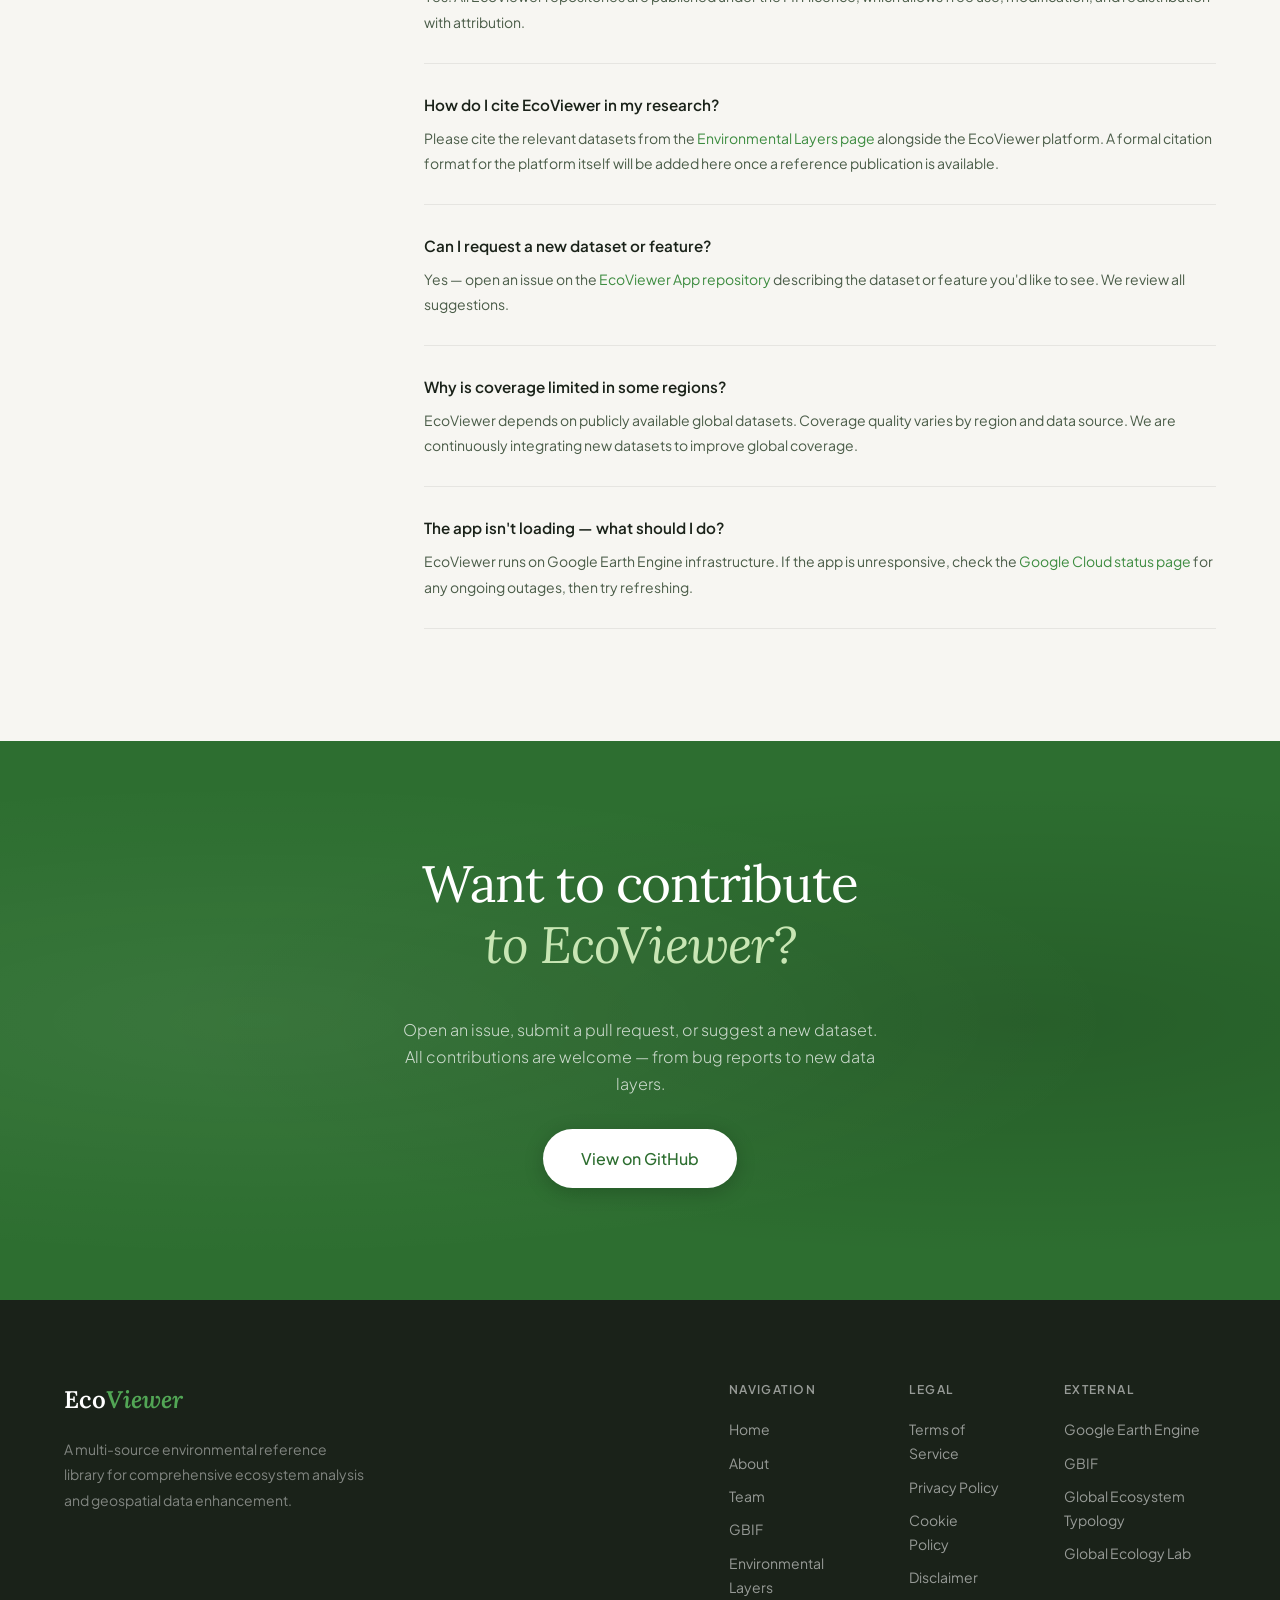
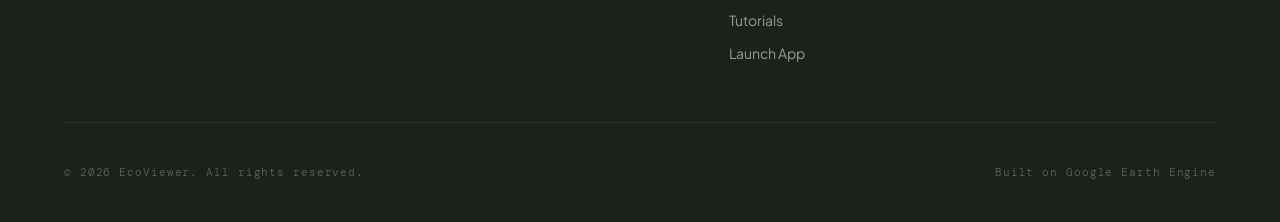
<file: tutorials/index.html>
<!DOCTYPE html>
<html lang="en">
<head>
  <meta charset="UTF-8" />
  <meta name="viewport" content="width=device-width, initial-scale=1.0" />
  <title>Tutorials — EcoViewer</title>
  <link rel="icon" type="image/png" href="img/favicon.png">
  <link rel="preconnect" href="https://fonts.googleapis.com" />
  <link rel="preconnect" href="https://fonts.gstatic.com" crossorigin />
  <link href="https://fonts.googleapis.com/css2?family=Plus+Jakarta+Sans:ital,wght@0,300;0,400;0,500;0,600;1,400&family=Lora:ital,wght@0,400;0,600;1,400;1,600&family=DM+Mono:wght@300;400&display=swap" rel="stylesheet" />
  <link rel="stylesheet" href="../style.css" />
</head>
<body>

  <nav class="nav" id="nav">
    <a href="../" class="nav-logo">Eco<span>Viewer</span></a>
    <ul class="nav-links">
      <li><a href="../">Home</a></li>
      <li><a href="../about/">About</a></li>
      <li><a href="../team/">Team</a></li>
      <li><a href="../gbif/">GBIF</a></li>
      <li><a href="../environmental-layers/">Environmental Layers</a></li>
      <li><a href="../tutorials/" class="active">Tutorials</a></li>
    </ul>
    <a href="../app/" class="nav-cta">Launch App →</a>
    <button class="nav-burger" id="burger" aria-label="Menu">
      <span></span><span></span><span></span>
    </button>
  </nav>

  <!-- PAGE HERO -->
  <section class="page-hero">
    <div class="page-hero-inner">
      <p class="section-tag">// Tutorials</p>
      <h1>Get started with<br /><em>EcoViewer</em></h1>
      <p class="lead">
        Everything you need to start using EcoViewer — a quick-start guide,
        a walkthrough video, the source code, and answers to common questions.
      </p>
    </div>
  </section>

  <!-- QUICK START -->
  <section class="section tut-quickstart">
    <div class="section-inner">
      <div class="tut-qs-text">
        <p class="section-tag">// Quick Start</p>
        <h2 class="section-title">Up and running<br /><em>in four steps</em></h2>
        <p class="section-body">No installation or account required. EcoViewer runs entirely in your browser through Google Earth Engine.</p>
        <a href="../app/" class="btn-primary" style="margin-top: 1.75rem; display: inline-block;">Open EcoViewer →</a>
      </div>
      <div class="tut-steps">
        <div class="tutorial-step">
          <span class="tut-step-num">01</span>
          <div>
            <h3>Open the app</h3>
            <p>Navigate to the EcoViewer app. The map will load centred on a default location. No sign-in is needed to browse reference layers.</p>
          </div>
        </div>
        <div class="tutorial-step">
          <span class="tut-step-num">02</span>
          <div>
            <h3>Pick a location</h3>
            <p>Click anywhere on the map, or paste decimal coordinates (latitude, longitude) into the location box to jump to a specific point of interest.</p>
          </div>
        </div>
        <div class="tutorial-step">
          <span class="tut-step-num">03</span>
          <div>
            <h3>Switch thematic panels</h3>
            <p>Switch between data panels using the Analysis Theme dropdown. Each panel gives you a different lens on the location — from biodiversity records to environmental conditions.</p>
          </div>
        </div>
        <div class="tutorial-step">
          <span class="tut-step-num">04</span>
          <div>
            <h3>Read the statistics</h3>
            <p>Point statistics and dynamic charts update automatically for your selected location. Scroll down in the panel to see seasonal trends and frequency distributions.</p>
          </div>
        </div>
      </div>
    </div>
  </section>

  <!-- VIDEO -->
  <section class="section tut-video">
    <div class="tut-video-inner">
      <div class="tut-video-label">
        <p class="section-tag">// Demo</p>
        <h2 class="section-title">Watch the<br /><em>walkthrough</em></h2>
        <p class="section-body">A guided tour of the EcoViewer interface, showing how to explore species occurrences, environmental layers, and the analytical tools available for any location on Earth.</p>
      </div>
      <div class="tut-video-frame">
        <iframe src="https://player.vimeo.com/video/1204695047" frameborder="0" allow="autoplay; fullscreen" allowfullscreen></iframe>
      </div>
    </div>
  </section>

  <!-- GITHUB REPOS -->
  <section class="section tut-repos">
    <div class="section-inner centered">
      <p class="section-tag">// Source Code</p>
      <h2 class="section-title">Open source,<br /><em>on GitHub</em></h2>
      <p class="section-body" style="text-align: center; margin: 0 auto 3.5rem;">
        All EcoViewer code is publicly available under open-source licences.
        Browse, fork, or contribute via the repositories below.
      </p>
    </div>
    <div class="repo-grid">

      <a href="https://github.com/ecoviewer/ecoviewer-app" target="_blank" rel="noopener" class="repo-card">
        <div class="repo-card-top">
          <span class="repo-icon">
            <svg width="18" height="18" viewBox="0 0 24 24" fill="none" stroke="currentColor" stroke-width="1.8" stroke-linecap="round" stroke-linejoin="round"><path d="M9 19c-5 1.5-5-2.5-7-3m14 6v-3.87a3.37 3.37 0 0 0-.94-2.61c3.14-.35 6.44-1.54 6.44-7A5.44 5.44 0 0 0 20 4.77 5.07 5.07 0 0 0 19.91 1S18.73.65 16 2.48a13.38 13.38 0 0 0-7 0C6.27.65 5.09 1 5.09 1A5.07 5.07 0 0 0 5 4.77a5.44 5.44 0 0 0-1.5 3.78c0 5.42 3.3 6.61 6.44 7A3.37 3.37 0 0 0 9 18.13V22"/></svg>
          </span>
          <span class="repo-tag">JavaScript</span>
        </div>
        <h3>EcoViewer App</h3>
        <p>Google Earth Engine JavaScript code powering the EcoViewer application — all thematic panels, data layers, and UI logic.</p>
        <div class="repo-meta">
          <span class="repo-lang"><em style="background:#f1e05a"></em>JavaScript</span>
          <span>MIT License</span>
        </div>
      </a>

      <a href="https://github.com/ecoviewer/ecoviewer-gbif-processing" target="_blank" rel="noopener" class="repo-card">
        <div class="repo-card-top">
          <span class="repo-icon">
            <svg width="18" height="18" viewBox="0 0 24 24" fill="none" stroke="currentColor" stroke-width="1.8" stroke-linecap="round" stroke-linejoin="round"><path d="M9 19c-5 1.5-5-2.5-7-3m14 6v-3.87a3.37 3.37 0 0 0-.94-2.61c3.14-.35 6.44-1.54 6.44-7A5.44 5.44 0 0 0 20 4.77 5.07 5.07 0 0 0 19.91 1S18.73.65 16 2.48a13.38 13.38 0 0 0-7 0C6.27.65 5.09 1 5.09 1A5.07 5.07 0 0 0 5 4.77a5.44 5.44 0 0 0-1.5 3.78c0 5.42 3.3 6.61 6.44 7A3.37 3.37 0 0 0 9 18.13V22"/></svg>
          </span>
          <span class="repo-tag">Python</span>
        </div>
        <h3>GBIF Processing</h3>
        <p>Code for extracting and processing GBIF species occurrence data using BigQuery and the asynchronous pygbif API, matched to ecosystem types through an ecosystem indicator species approach.</p>
        <div class="repo-meta">
          <span class="repo-lang"><em style="background:#3572A5"></em>Python</span>
          <span>MIT License</span>
        </div>
      </a>

      <a href="https://github.com/ecoviewer/ecoviewer-website" target="_blank" rel="noopener" class="repo-card">
        <div class="repo-card-top">
          <span class="repo-icon">
            <svg width="18" height="18" viewBox="0 0 24 24" fill="none" stroke="currentColor" stroke-width="1.8" stroke-linecap="round" stroke-linejoin="round"><path d="M9 19c-5 1.5-5-2.5-7-3m14 6v-3.87a3.37 3.37 0 0 0-.94-2.61c3.14-.35 6.44-1.54 6.44-7A5.44 5.44 0 0 0 20 4.77 5.07 5.07 0 0 0 19.91 1S18.73.65 16 2.48a13.38 13.38 0 0 0-7 0C6.27.65 5.09 1 5.09 1A5.07 5.07 0 0 0 5 4.77a5.44 5.44 0 0 0-1.5 3.78c0 5.42 3.3 6.61 6.44 7A3.37 3.37 0 0 0 9 18.13V22"/></svg>
          </span>
          <span class="repo-tag">HTML / CSS</span>
        </div>
        <h3>Website</h3>
        <p>The source code for this website — built with plain HTML, CSS, and JavaScript, hosted on GitHub Pages.</p>
        <div class="repo-meta">
          <span class="repo-lang"><em style="background:#e34c26"></em>HTML</span>
          <span>MIT License</span>
        </div>
      </a>

    </div>
  </section>

  <!-- FAQ -->
  <section class="section tut-faq">
    <div class="section-inner">
      <div class="faq-text">
        <p class="section-tag">// FAQ</p>
        <h2 class="section-title">Common<br /><em>questions</em></h2>
      </div>
      <div class="faq-list">

        <div class="faq-item">
          <h3>Do I need a Google account to use EcoViewer?</h3>
          <p>No. EcoViewer is freely accessible without any login. Some advanced Google Earth Engine features may prompt for a Google account, but browsing all reference layers requires none.</p>
        </div>

        <div class="faq-item">
          <h3>Is the code free to reuse?</h3>
          <p>Yes. All EcoViewer repositories are published under the MIT licence, which allows free use, modification, and redistribution with attribution.</p>
        </div>

        <div class="faq-item">
          <h3>How do I cite EcoViewer in my research?</h3>
          <p>Please cite the relevant datasets from the <a href="../environmental-layers/">Environmental Layers page</a> alongside the EcoViewer platform. A formal citation format for the platform itself will be added here once a reference publication is available.</p>
        </div>

        <div class="faq-item">
          <h3>Can I request a new dataset or feature?</h3>
          <p>Yes — open an issue on the <a href="https://github.com/ecoviewer/ecoviewer-app/issues" target="_blank" rel="noopener">EcoViewer App repository</a> describing the dataset or feature you'd like to see. We review all suggestions.</p>
        </div>

        <div class="faq-item">
          <h3>Why is coverage limited in some regions?</h3>
          <p>EcoViewer depends on publicly available global datasets. Coverage quality varies by region and data source. We are continuously integrating new datasets to improve global coverage.</p>
        </div>

        <div class="faq-item">
          <h3>The app isn't loading — what should I do?</h3>
          <p>EcoViewer runs on Google Earth Engine infrastructure. If the app is unresponsive, check the <a href="https://status.cloud.google.com/" target="_blank" rel="noopener">Google Cloud status page</a> for any ongoing outages, then try refreshing.</p>
        </div>

      </div>
    </div>
  </section>

  <!-- CONTRIBUTE -->
  <section class="cta-band">
    <div class="cta-inner">
      <h2>Want to contribute<br /><em>to EcoViewer?</em></h2>
      <p class="cta-sub">
        Open an issue, submit a pull request, or suggest a new dataset.
        All contributions are welcome — from bug reports to new data layers.
      </p>
      <a href="https://github.com/ecoviewer" target="_blank" rel="noopener" class="btn-primary large">View on GitHub</a>
    </div>
    <div class="cta-bg"></div>
  </section>

  <!-- FOOTER -->
  <footer class="footer">
    <div class="footer-top">
      <div class="footer-brand">
        <span class="footer-logo">Eco<em>Viewer</em></span>
        <p>A multi-source environmental reference library for comprehensive ecosystem analysis and geospatial data enhancement.</p>
      </div>
      <div class="footer-links">
        <div class="footer-col">
          <h4>Navigation</h4>
          <a href="../">Home</a>
          <a href="../about/">About</a>
          <a href="../team/">Team</a>
          <a href="../gbif/">GBIF</a>
          <a href="../environmental-layers/">Environmental Layers</a>
          <a href="../tutorials/">Tutorials</a>
          <a href="../app/">Launch App</a>
        </div>
        <div class="footer-col">
          <h4>Legal</h4>
          <a href="../legal/terms/">Terms of Service</a>
          <a href="../legal/privacy/">Privacy Policy</a>
          <a href="../legal/cookies/">Cookie Policy</a>
          <a href="../legal/disclaimer/">Disclaimer</a>
        </div>
        <div class="footer-col">
          <h4>External</h4>
          <a href="https://earthengine.google.com" target="_blank" rel="noopener">Google Earth Engine</a>
          <a href="https://www.gbif.org/" target="_blank" rel="noopener">GBIF</a>
          <a href="https://global-ecosystems.org/" target="_blank" rel="noopener">Global Ecosystem Typology</a>
          <a href="https://www.globalecologylab.org/" target="_blank" rel="noopener">Global Ecology Lab</a>
        </div>
      </div>
    </div>
    <div class="footer-bottom">
      <span>© 2026 EcoViewer. All rights reserved.</span>
      <span class="footer-built">Built on Google Earth Engine</span>
    </div>
  </footer>

  <script src="../main.js"></script>
</body>
</html>
</file>
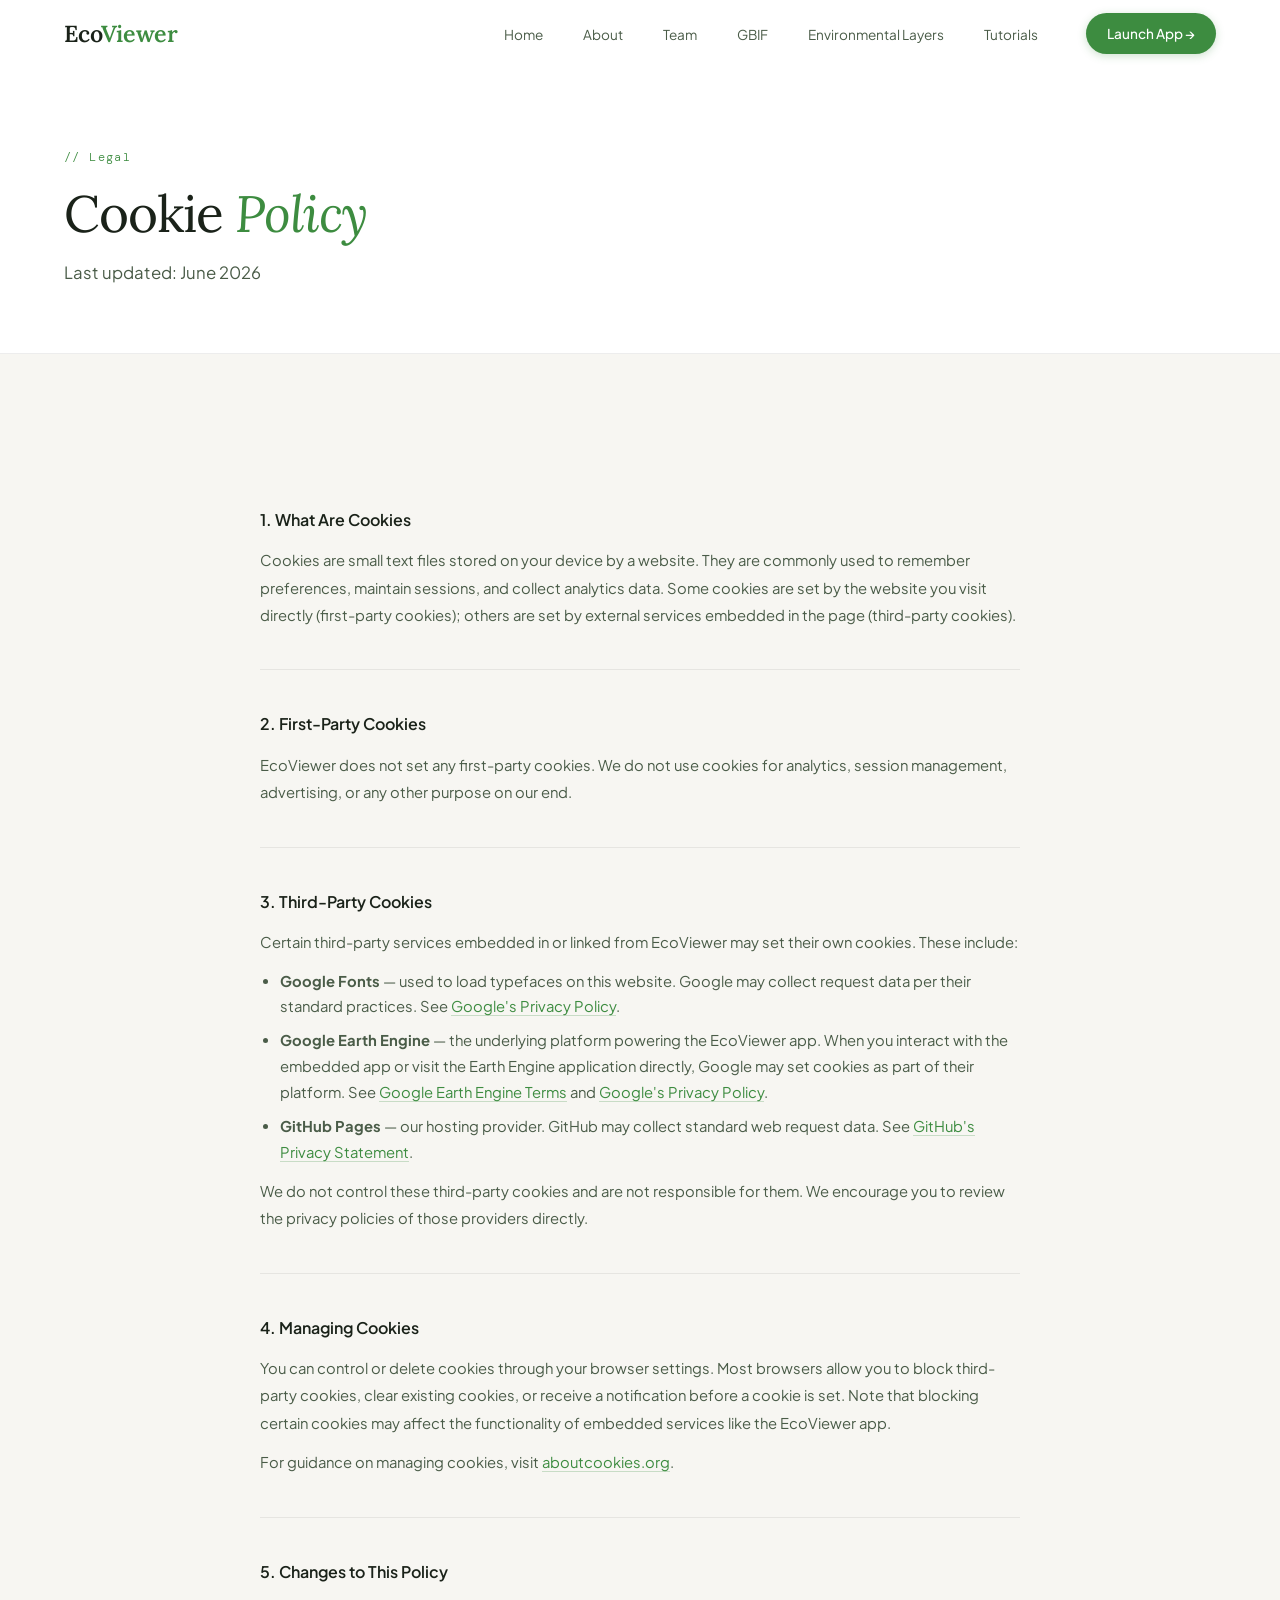
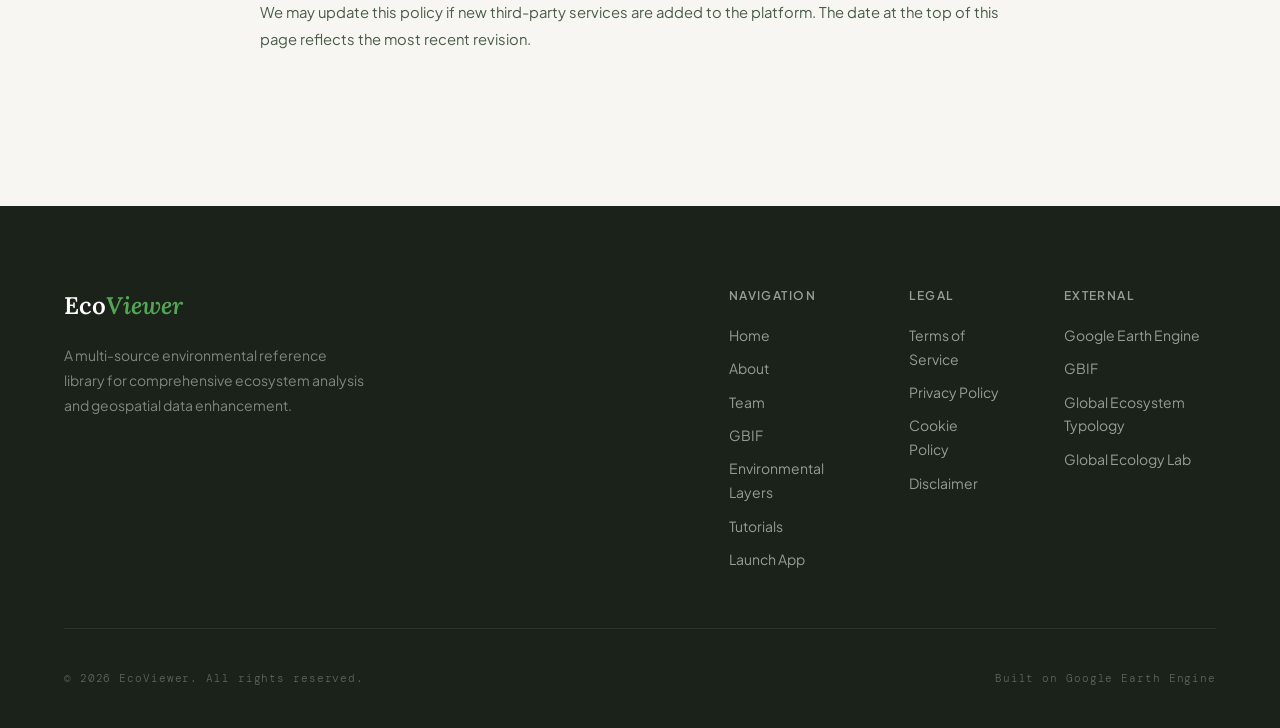
<file: legal/cookies/index.html>
<!DOCTYPE html>
<html lang="en">
<head>
  <meta charset="UTF-8" />
  <meta name="viewport" content="width=device-width, initial-scale=1.0" />
  <title>Cookie Policy — EcoViewer</title>
  <link rel="icon" type="image/png" href="img/favicon.png">
  <link rel="preconnect" href="https://fonts.googleapis.com" />
  <link rel="preconnect" href="https://fonts.gstatic.com" crossorigin />
  <link href="https://fonts.googleapis.com/css2?family=Plus+Jakarta+Sans:ital,wght@0,300;0,400;0,500;0,600;1,400&family=Lora:ital,wght@0,400;0,600;1,400;1,600&family=DM+Mono:wght@300;400&display=swap" rel="stylesheet" />
  <link rel="stylesheet" href="../../style.css" />
</head>
<body>

  <nav class="nav" id="nav">
    <a href="../../" class="nav-logo">Eco<span>Viewer</span></a>
    <ul class="nav-links">
      <li><a href="../../">Home</a></li>
      <li><a href="../../about/">About</a></li>
      <li><a href="../../team/">Team</a></li>
      <li><a href="../gbif/">GBIF</a></li>
      <li><a href="../environmental-layers/">Environmental Layers</a></li>
      <li><a href="../../tutorials/">Tutorials</a></li>
    </ul>
    <a href="../../app/" class="nav-cta">Launch App →</a>
    <button class="nav-burger" id="burger" aria-label="Menu">
      <span></span><span></span><span></span>
    </button>
  </nav>

  <section class="page-hero">
    <div class="page-hero-inner">
      <p class="section-tag">// Legal</p>
      <h1>Cookie <em>Policy</em></h1>
      <p class="lead">Last updated: June 2026</p>
    </div>
  </section>

  <section class="section legal-body">
    <div class="legal-inner">

      <div class="legal-block">
        <h2>1. What Are Cookies</h2>
        <p>Cookies are small text files stored on your device by a website. They are commonly used to remember preferences, maintain sessions, and collect analytics data. Some cookies are set by the website you visit directly (first-party cookies); others are set by external services embedded in the page (third-party cookies).</p>
      </div>

      <div class="legal-block">
        <h2>2. First-Party Cookies</h2>
        <p>EcoViewer does not set any first-party cookies. We do not use cookies for analytics, session management, advertising, or any other purpose on our end.</p>
      </div>

      <div class="legal-block">
        <h2>3. Third-Party Cookies</h2>
        <p>Certain third-party services embedded in or linked from EcoViewer may set their own cookies. These include:</p>
        <ul>
          <li>
            <strong>Google Fonts</strong> — used to load typefaces on this website. Google may collect request data per their standard practices. See <a href="https://policies.google.com/privacy" target="_blank" rel="noopener">Google's Privacy Policy</a>.
          </li>
          <li>
            <strong>Google Earth Engine</strong> — the underlying platform powering the EcoViewer app. When you interact with the embedded app or visit the Earth Engine application directly, Google may set cookies as part of their platform. See <a href="https://earthengine.google.com/terms" target="_blank" rel="noopener">Google Earth Engine Terms</a> and <a href="https://policies.google.com/privacy" target="_blank" rel="noopener">Google's Privacy Policy</a>.
          </li>
          <li>
            <strong>GitHub Pages</strong> — our hosting provider. GitHub may collect standard web request data. See <a href="https://docs.github.com/en/site-policy/privacy-policies/github-general-privacy-statement" target="_blank" rel="noopener">GitHub's Privacy Statement</a>.
          </li>
        </ul>
        <p>We do not control these third-party cookies and are not responsible for them. We encourage you to review the privacy policies of those providers directly.</p>
      </div>

      <div class="legal-block">
        <h2>4. Managing Cookies</h2>
        <p>You can control or delete cookies through your browser settings. Most browsers allow you to block third-party cookies, clear existing cookies, or receive a notification before a cookie is set. Note that blocking certain cookies may affect the functionality of embedded services like the EcoViewer app.</p>
        <p>For guidance on managing cookies, visit <a href="https://www.aboutcookies.org" target="_blank" rel="noopener">aboutcookies.org</a>.</p>
      </div>

      <div class="legal-block">
        <h2>5. Changes to This Policy</h2>
        <p>We may update this policy if new third-party services are added to the platform. The date at the top of this page reflects the most recent revision.</p>
      </div>

    </div>
  </section>

  <!-- FOOTER -->
  <footer class="footer">
    <div class="footer-top">
      <div class="footer-brand">
        <span class="footer-logo">Eco<em>Viewer</em></span>
        <p>A multi-source environmental reference library for comprehensive ecosystem analysis and geospatial data enhancement.</p>
      </div>
      <div class="footer-links">
        <div class="footer-col">
          <h4>Navigation</h4>
          <a href="../../">Home</a>
          <a href="../../about/">About</a>
          <a href="../../team/">Team</a>
          <a href="../../gbif/">GBIF</a>
          <a href="../../environmental-layers/">Environmental Layers</a>
          <a href="../../tutorials/">Tutorials</a>
          <a href="../../app/">Launch App</a>
        </div>
        <div class="footer-col">
          <h4>Legal</h4>
          <a href="../../legal/terms/">Terms of Service</a>
          <a href="../../legal/privacy/">Privacy Policy</a>
          <a href="../../legal/cookies/">Cookie Policy</a>
          <a href="../../legal/disclaimer/">Disclaimer</a>
        </div>
        <div class="footer-col">
          <h4>External</h4>
          <a href="https://earthengine.google.com" target="_blank" rel="noopener">Google Earth Engine</a>
          <a href="https://www.gbif.org/" target="_blank" rel="noopener">GBIF</a>
          <a href="https://global-ecosystems.org/" target="_blank" rel="noopener">Global Ecosystem Typology</a>
          <a href="https://www.globalecologylab.org/" target="_blank" rel="noopener">Global Ecology Lab</a>
        </div>
      </div>
    </div>
    <div class="footer-bottom">
      <span>© 2026 EcoViewer. All rights reserved.</span>
      <span class="footer-built">Built on Google Earth Engine</span>
    </div>
  </footer>

  <script src="../../main.js"></script>
</body>
</html>
</file>
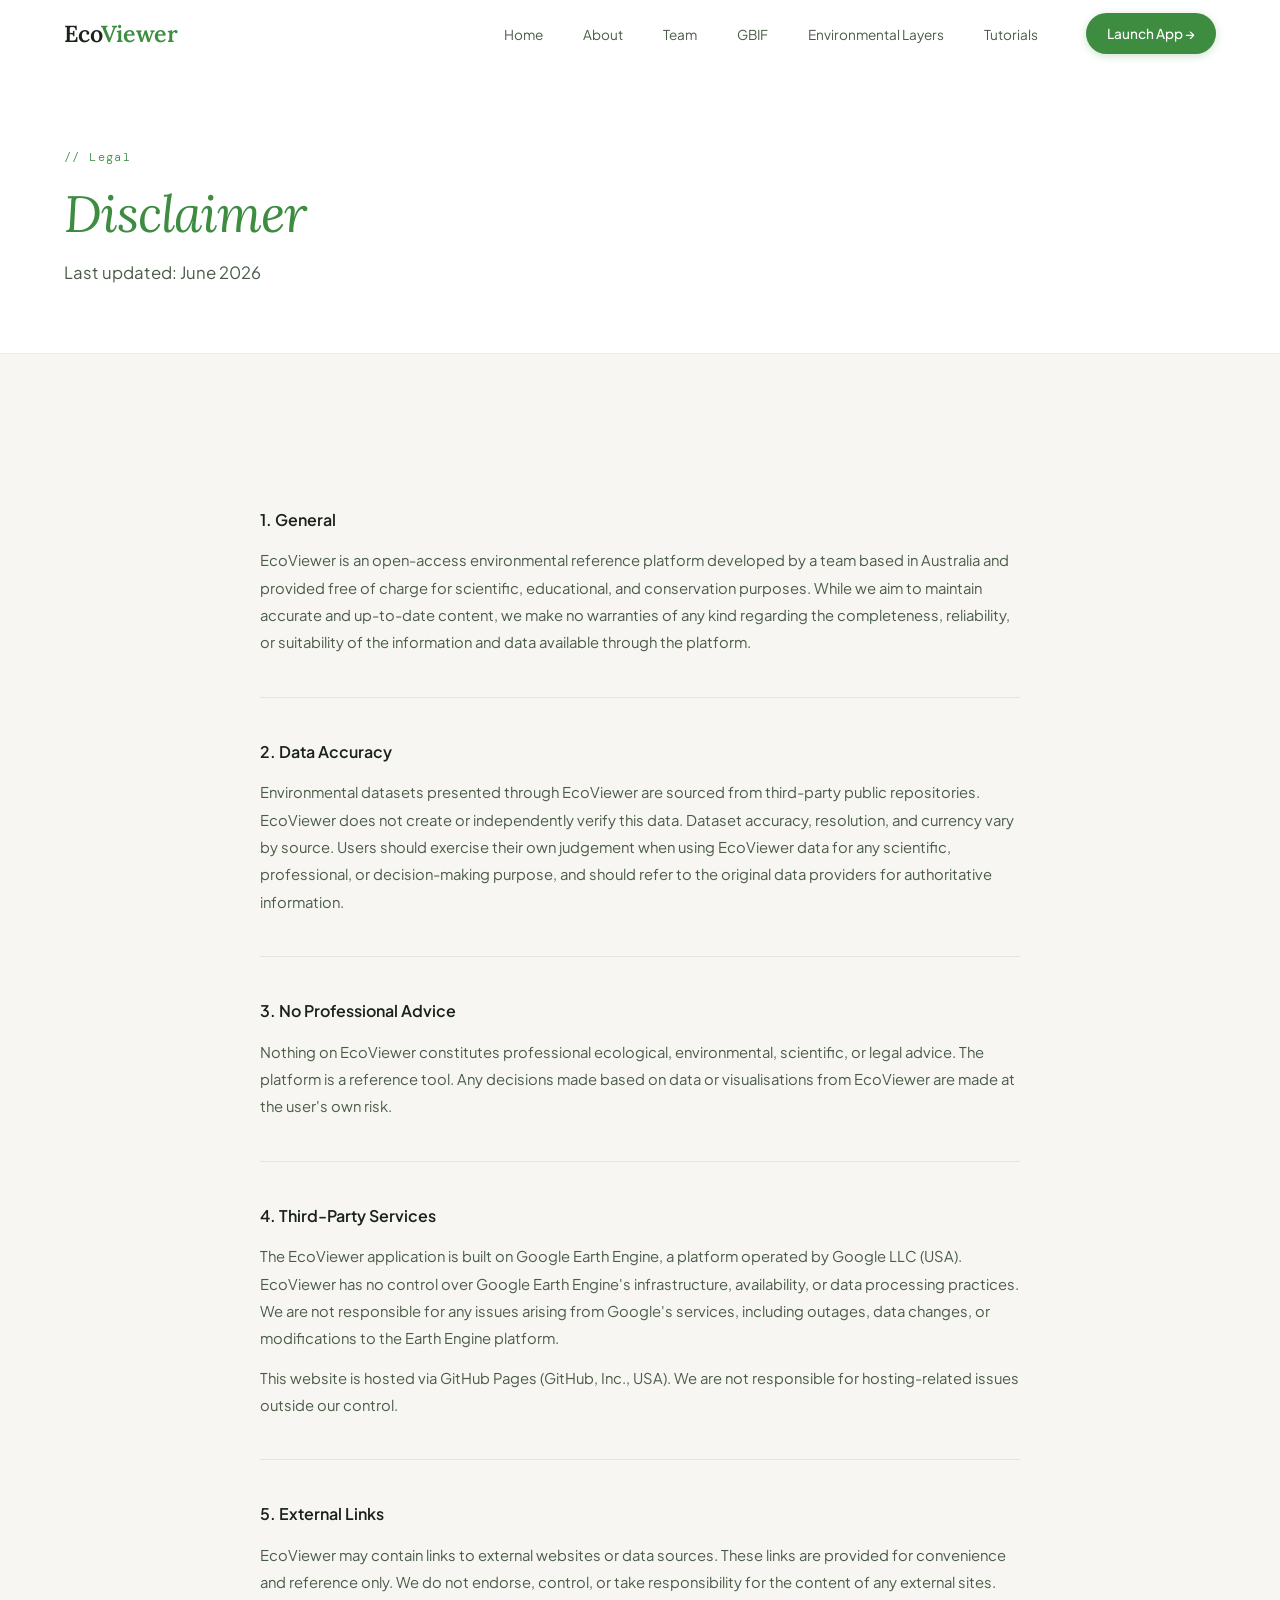
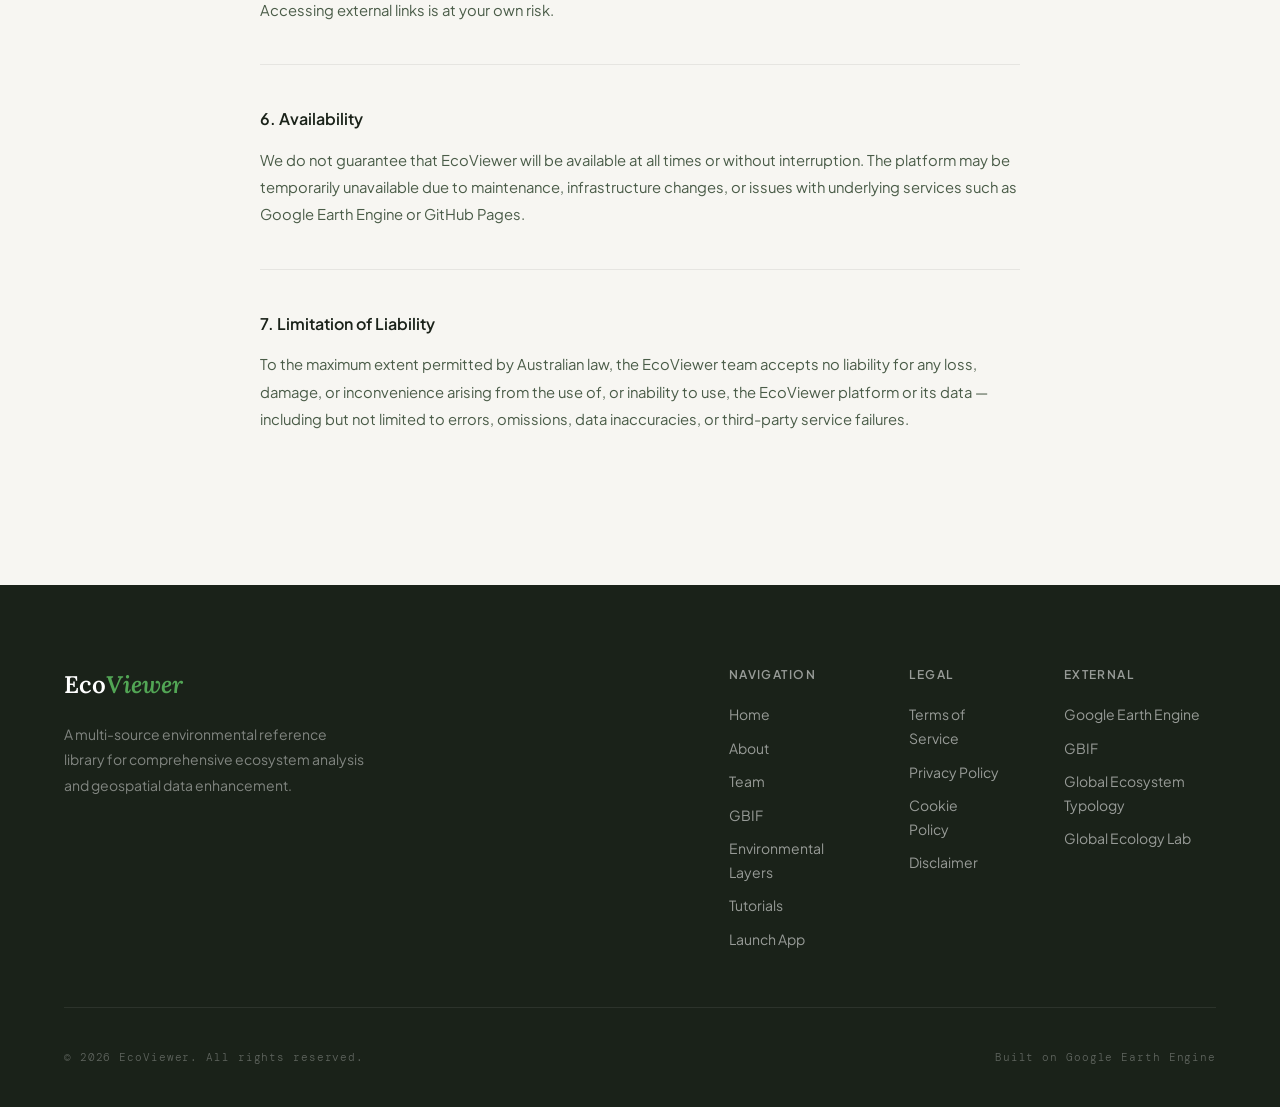
<file: legal/disclaimer/index.html>
<!DOCTYPE html>
<html lang="en">
<head>
  <meta charset="UTF-8" />
  <meta name="viewport" content="width=device-width, initial-scale=1.0" />
  <title>Disclaimer — EcoViewer</title>
  <link rel="icon" type="image/png" href="img/favicon.png">
  <link rel="preconnect" href="https://fonts.googleapis.com" />
  <link rel="preconnect" href="https://fonts.gstatic.com" crossorigin />
  <link href="https://fonts.googleapis.com/css2?family=Plus+Jakarta+Sans:ital,wght@0,300;0,400;0,500;0,600;1,400&family=Lora:ital,wght@0,400;0,600;1,400;1,600&family=DM+Mono:wght@300;400&display=swap" rel="stylesheet" />
  <link rel="stylesheet" href="../../style.css" />
</head>
<body>

  <nav class="nav" id="nav">
    <a href="../../" class="nav-logo">Eco<span>Viewer</span></a>
    <ul class="nav-links">
      <li><a href="../../">Home</a></li>
      <li><a href="../../about/">About</a></li>
      <li><a href="../../team/">Team</a></li>
      <li><a href="../gbif/">GBIF</a></li>
      <li><a href="../environmental-layers/">Environmental Layers</a></li>
      <li><a href="../../tutorials/">Tutorials</a></li>
    </ul>
    <a href="../../app/" class="nav-cta">Launch App →</a>
    <button class="nav-burger" id="burger" aria-label="Menu">
      <span></span><span></span><span></span>
    </button>
  </nav>

  <section class="page-hero">
    <div class="page-hero-inner">
      <p class="section-tag">// Legal</p>
      <h1><em>Disclaimer</em></h1>
      <p class="lead">Last updated: June 2026</p>
    </div>
  </section>

  <section class="section legal-body">
    <div class="legal-inner">

      <div class="legal-block">
        <h2>1. General</h2>
        <p>EcoViewer is an open-access environmental reference platform developed by a team based in Australia and provided free of charge for scientific, educational, and conservation purposes. While we aim to maintain accurate and up-to-date content, we make no warranties of any kind regarding the completeness, reliability, or suitability of the information and data available through the platform.</p>
      </div>

      <div class="legal-block">
        <h2>2. Data Accuracy</h2>
        <p>Environmental datasets presented through EcoViewer are sourced from third-party public repositories. EcoViewer does not create or independently verify this data. Dataset accuracy, resolution, and currency vary by source. Users should exercise their own judgement when using EcoViewer data for any scientific, professional, or decision-making purpose, and should refer to the original data providers for authoritative information.</p>
      </div>

      <div class="legal-block">
        <h2>3. No Professional Advice</h2>
        <p>Nothing on EcoViewer constitutes professional ecological, environmental, scientific, or legal advice. The platform is a reference tool. Any decisions made based on data or visualisations from EcoViewer are made at the user's own risk.</p>
      </div>

      <div class="legal-block">
        <h2>4. Third-Party Services</h2>
        <p>The EcoViewer application is built on Google Earth Engine, a platform operated by Google LLC (USA). EcoViewer has no control over Google Earth Engine's infrastructure, availability, or data processing practices. We are not responsible for any issues arising from Google's services, including outages, data changes, or modifications to the Earth Engine platform.</p>
        <p>This website is hosted via GitHub Pages (GitHub, Inc., USA). We are not responsible for hosting-related issues outside our control.</p>
      </div>

      <div class="legal-block">
        <h2>5. External Links</h2>
        <p>EcoViewer may contain links to external websites or data sources. These links are provided for convenience and reference only. We do not endorse, control, or take responsibility for the content of any external sites. Accessing external links is at your own risk.</p>
      </div>

      <div class="legal-block">
        <h2>6. Availability</h2>
        <p>We do not guarantee that EcoViewer will be available at all times or without interruption. The platform may be temporarily unavailable due to maintenance, infrastructure changes, or issues with underlying services such as Google Earth Engine or GitHub Pages.</p>
      </div>

      <div class="legal-block">
        <h2>7. Limitation of Liability</h2>
        <p>To the maximum extent permitted by Australian law, the EcoViewer team accepts no liability for any loss, damage, or inconvenience arising from the use of, or inability to use, the EcoViewer platform or its data — including but not limited to errors, omissions, data inaccuracies, or third-party service failures.</p>
      </div>

    </div>
  </section>

  <!-- FOOTER -->
  <footer class="footer">
    <div class="footer-top">
      <div class="footer-brand">
        <span class="footer-logo">Eco<em>Viewer</em></span>
        <p>A multi-source environmental reference library for comprehensive ecosystem analysis and geospatial data enhancement.</p>
      </div>
      <div class="footer-links">
        <div class="footer-col">
          <h4>Navigation</h4>
          <a href="../../">Home</a>
          <a href="../../about/">About</a>
          <a href="../../team/">Team</a>
          <a href="../../gbif/">GBIF</a>
          <a href="../../environmental-layers/">Environmental Layers</a>
          <a href="../../tutorials/">Tutorials</a>
          <a href="../../app/">Launch App</a>
        </div>
        <div class="footer-col">
          <h4>Legal</h4>
          <a href="../../legal/terms/">Terms of Service</a>
          <a href="../../legal/privacy/">Privacy Policy</a>
          <a href="../../legal/cookies/">Cookie Policy</a>
          <a href="../../legal/disclaimer/">Disclaimer</a>
        </div>
        <div class="footer-col">
          <h4>External</h4>
          <a href="https://earthengine.google.com" target="_blank" rel="noopener">Google Earth Engine</a>
          <a href="https://www.gbif.org/" target="_blank" rel="noopener">GBIF</a>
          <a href="https://global-ecosystems.org/" target="_blank" rel="noopener">Global Ecosystem Typology</a>
          <a href="https://www.globalecologylab.org/" target="_blank" rel="noopener">Global Ecology Lab</a>
        </div>
      </div>
    </div>
    <div class="footer-bottom">
      <span>© 2026 EcoViewer. All rights reserved.</span>
      <span class="footer-built">Built on Google Earth Engine</span>
    </div>
  </footer>

  <script src="../../main.js"></script>
</body>
</html>
</file>
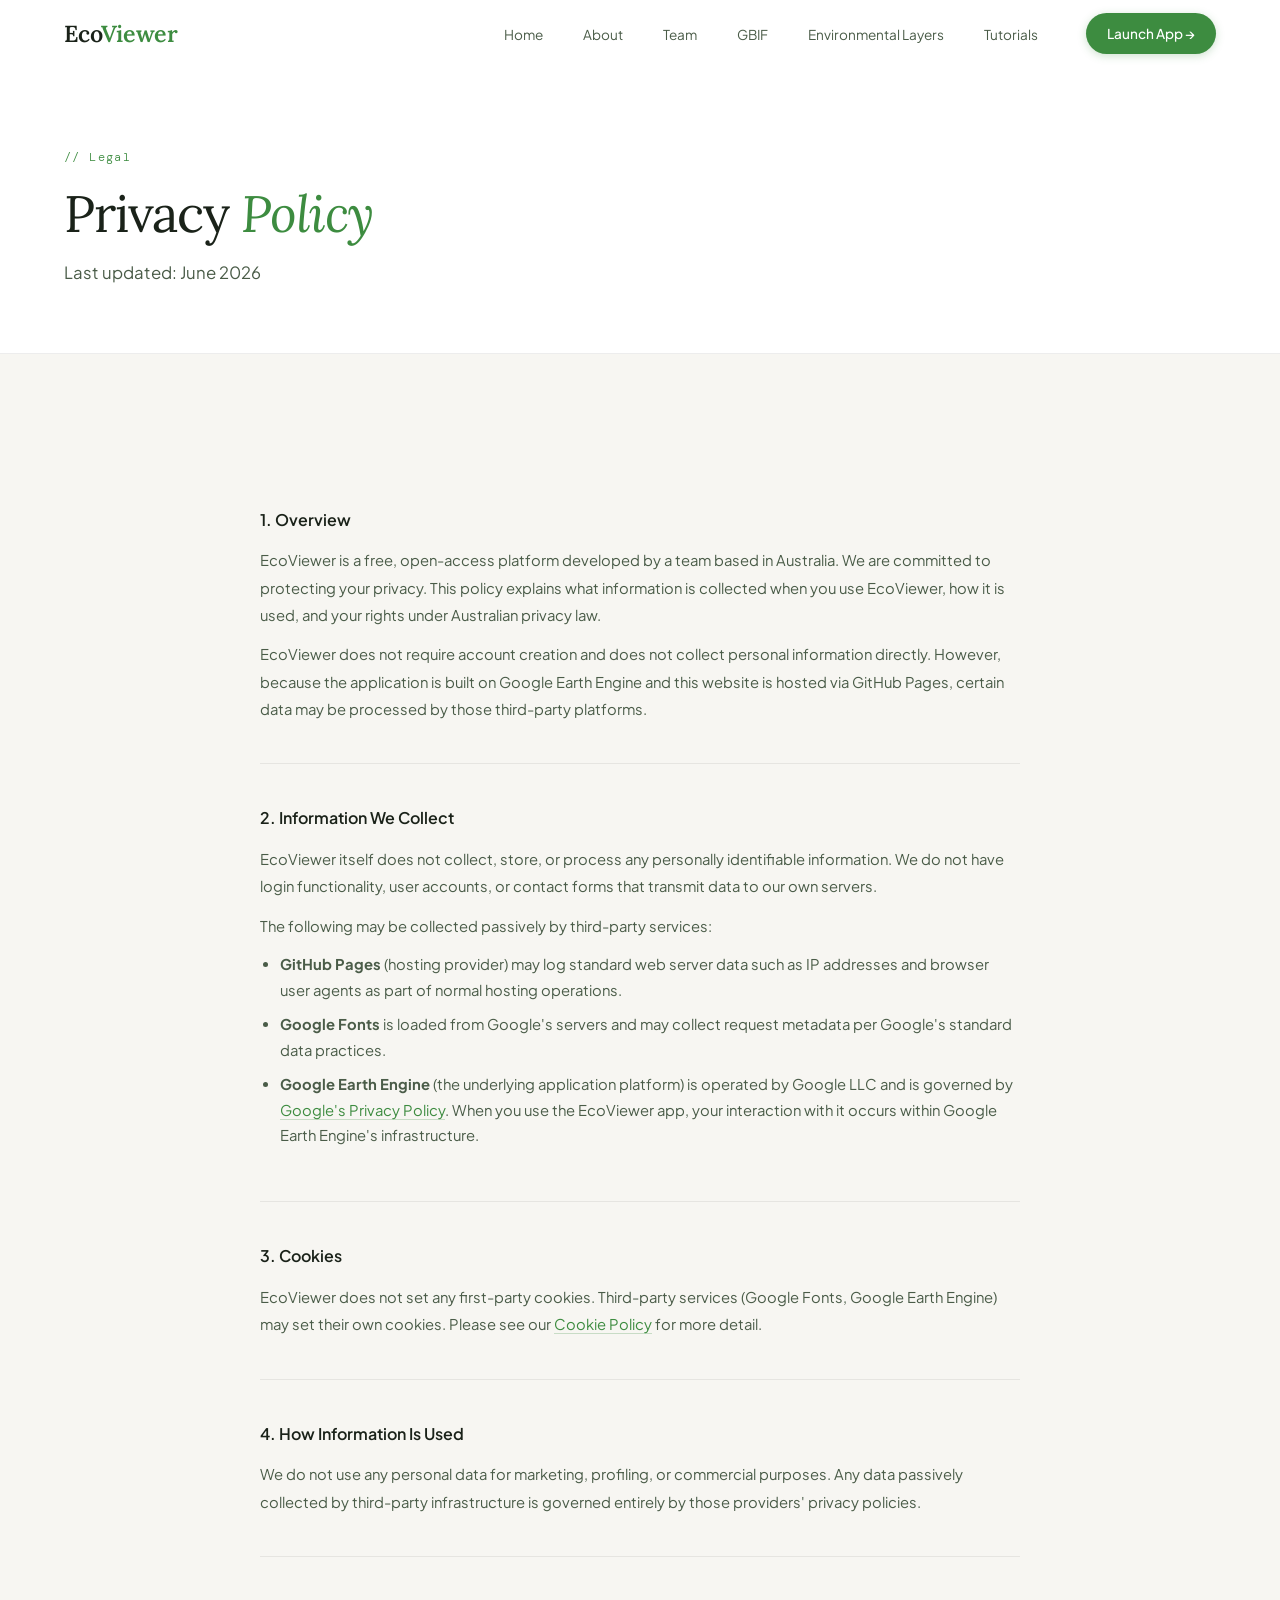
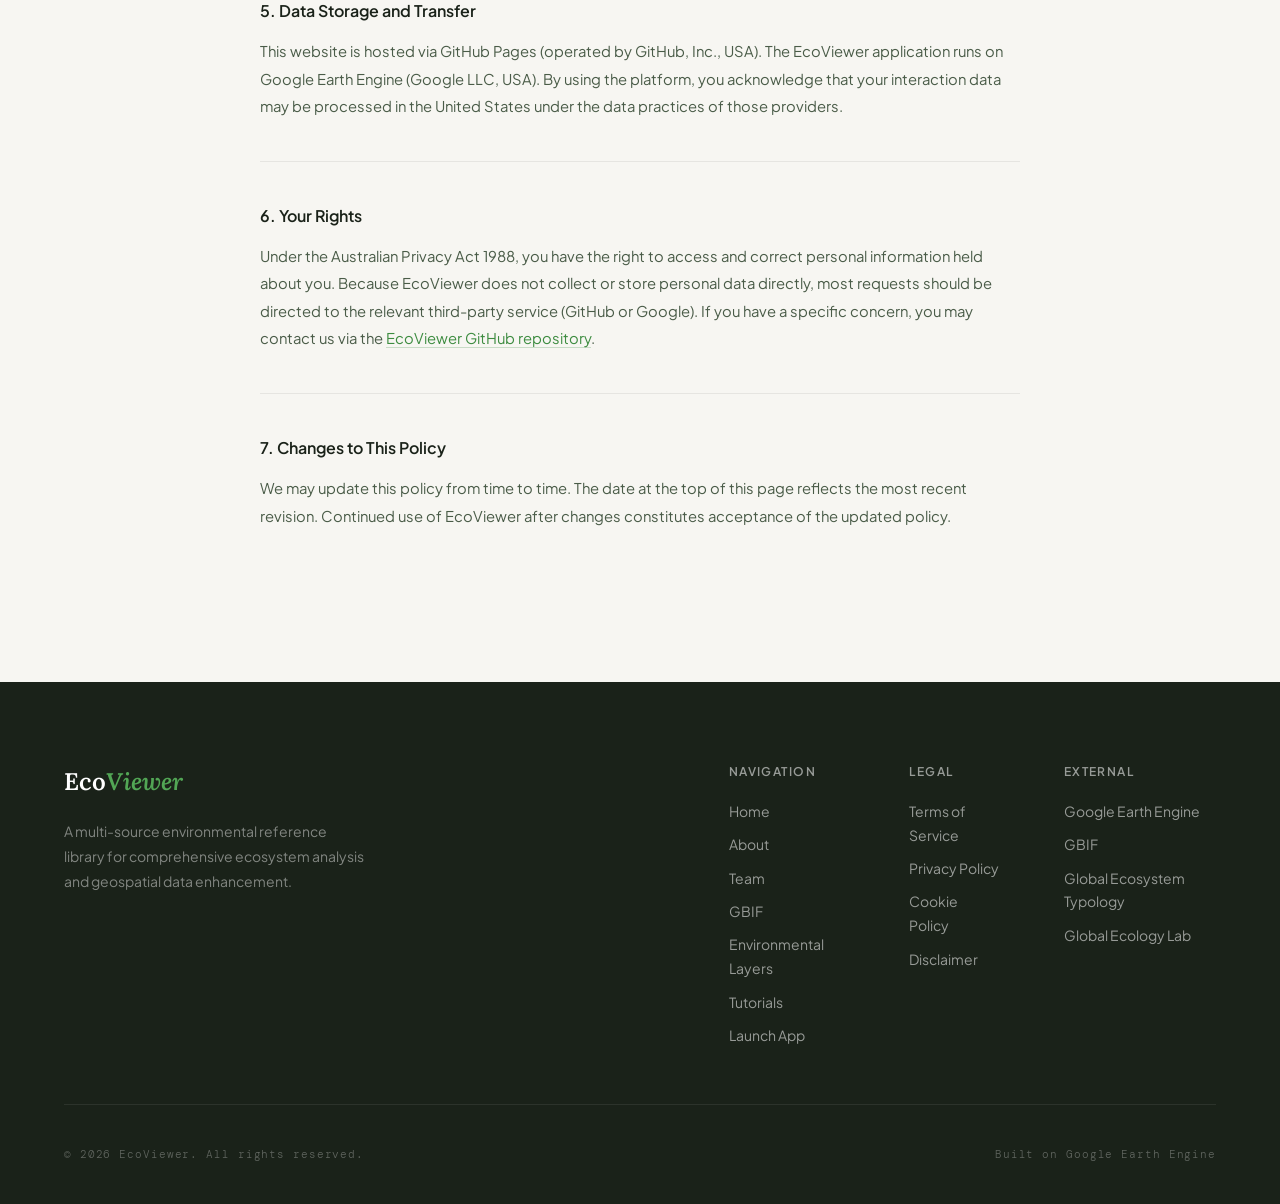
<file: legal/privacy/index.html>
<!DOCTYPE html>
<html lang="en">
<head>
  <meta charset="UTF-8" />
  <meta name="viewport" content="width=device-width, initial-scale=1.0" />
  <title>Privacy Policy — EcoViewer</title>
  <link rel="icon" type="image/png" href="img/favicon.png">
  <link rel="preconnect" href="https://fonts.googleapis.com" />
  <link rel="preconnect" href="https://fonts.gstatic.com" crossorigin />
  <link href="https://fonts.googleapis.com/css2?family=Plus+Jakarta+Sans:ital,wght@0,300;0,400;0,500;0,600;1,400&family=Lora:ital,wght@0,400;0,600;1,400;1,600&family=DM+Mono:wght@300;400&display=swap" rel="stylesheet" />
  <link rel="stylesheet" href="../../style.css" />
</head>
<body>

  <nav class="nav" id="nav">
    <a href="../../" class="nav-logo">Eco<span>Viewer</span></a>
    <ul class="nav-links">
      <li><a href="../../">Home</a></li>
      <li><a href="../../about/">About</a></li>
      <li><a href="../../team/">Team</a></li>
      <li><a href="../gbif/">GBIF</a></li>
      <li><a href="../environmental-layers/">Environmental Layers</a></li>
      <li><a href="../../tutorials/">Tutorials</a></li>
    </ul>
    <a href="../../app/" class="nav-cta">Launch App →</a>
    <button class="nav-burger" id="burger" aria-label="Menu">
      <span></span><span></span><span></span>
    </button>
  </nav>

  <section class="page-hero">
    <div class="page-hero-inner">
      <p class="section-tag">// Legal</p>
      <h1>Privacy <em>Policy</em></h1>
      <p class="lead">Last updated: June 2026</p>
    </div>
  </section>

  <section class="section legal-body">
    <div class="legal-inner">

      <div class="legal-block">
        <h2>1. Overview</h2>
        <p>EcoViewer is a free, open-access platform developed by a team based in Australia. We are committed to protecting your privacy. This policy explains what information is collected when you use EcoViewer, how it is used, and your rights under Australian privacy law.</p>
        <p>EcoViewer does not require account creation and does not collect personal information directly. However, because the application is built on Google Earth Engine and this website is hosted via GitHub Pages, certain data may be processed by those third-party platforms.</p>
      </div>

      <div class="legal-block">
        <h2>2. Information We Collect</h2>
        <p>EcoViewer itself does not collect, store, or process any personally identifiable information. We do not have login functionality, user accounts, or contact forms that transmit data to our own servers.</p>
        <p>The following may be collected passively by third-party services:</p>
        <ul>
          <li><strong>GitHub Pages</strong> (hosting provider) may log standard web server data such as IP addresses and browser user agents as part of normal hosting operations.</li>
          <li><strong>Google Fonts</strong> is loaded from Google's servers and may collect request metadata per Google's standard data practices.</li>
          <li><strong>Google Earth Engine</strong> (the underlying application platform) is operated by Google LLC and is governed by <a href="https://policies.google.com/privacy" target="_blank" rel="noopener">Google's Privacy Policy</a>. When you use the EcoViewer app, your interaction with it occurs within Google Earth Engine's infrastructure.</li>
        </ul>
      </div>

      <div class="legal-block">
        <h2>3. Cookies</h2>
        <p>EcoViewer does not set any first-party cookies. Third-party services (Google Fonts, Google Earth Engine) may set their own cookies. Please see our <a href="../../legal/cookies/">Cookie Policy</a> for more detail.</p>
      </div>

      <div class="legal-block">
        <h2>4. How Information Is Used</h2>
        <p>We do not use any personal data for marketing, profiling, or commercial purposes. Any data passively collected by third-party infrastructure is governed entirely by those providers' privacy policies.</p>
      </div>

      <div class="legal-block">
        <h2>5. Data Storage and Transfer</h2>
        <p>This website is hosted via GitHub Pages (operated by GitHub, Inc., USA). The EcoViewer application runs on Google Earth Engine (Google LLC, USA). By using the platform, you acknowledge that your interaction data may be processed in the United States under the data practices of those providers.</p>
      </div>

      <div class="legal-block">
        <h2>6. Your Rights</h2>
        <p>Under the Australian Privacy Act 1988, you have the right to access and correct personal information held about you. Because EcoViewer does not collect or store personal data directly, most requests should be directed to the relevant third-party service (GitHub or Google). If you have a specific concern, you may contact us via the <a href="https://github.com/ecoviewer" target="_blank" rel="noopener">EcoViewer GitHub repository</a>.</p>
      </div>

      <div class="legal-block">
        <h2>7. Changes to This Policy</h2>
        <p>We may update this policy from time to time. The date at the top of this page reflects the most recent revision. Continued use of EcoViewer after changes constitutes acceptance of the updated policy.</p>
      </div>

    </div>
  </section>

  <!-- FOOTER -->
  <footer class="footer">
    <div class="footer-top">
      <div class="footer-brand">
        <span class="footer-logo">Eco<em>Viewer</em></span>
        <p>A multi-source environmental reference library for comprehensive ecosystem analysis and geospatial data enhancement.</p>
      </div>
      <div class="footer-links">
        <div class="footer-col">
          <h4>Navigation</h4>
          <a href="../../">Home</a>
          <a href="../../about/">About</a>
          <a href="../../team/">Team</a>
          <a href="../../gbif/">GBIF</a>
          <a href="../../environmental-layers/">Environmental Layers</a>
          <a href="../../tutorials/">Tutorials</a>
          <a href="../../app/">Launch App</a>
        </div>
        <div class="footer-col">
          <h4>Legal</h4>
          <a href="../../legal/terms/">Terms of Service</a>
          <a href="../../legal/privacy/">Privacy Policy</a>
          <a href="../../legal/cookies/">Cookie Policy</a>
          <a href="../../legal/disclaimer/">Disclaimer</a>
        </div>
        <div class="footer-col">
          <h4>External</h4>
          <a href="https://earthengine.google.com" target="_blank" rel="noopener">Google Earth Engine</a>
          <a href="https://www.gbif.org/" target="_blank" rel="noopener">GBIF</a>
          <a href="https://global-ecosystems.org/" target="_blank" rel="noopener">Global Ecosystem Typology</a>
          <a href="https://www.globalecologylab.org/" target="_blank" rel="noopener">Global Ecology Lab</a>
        </div>
      </div>
    </div>
    <div class="footer-bottom">
      <span>© 2026 EcoViewer. All rights reserved.</span>
      <span class="footer-built">Built on Google Earth Engine</span>
    </div>
  </footer>

  <script src="../../main.js"></script>
</body>
</html>
</file>
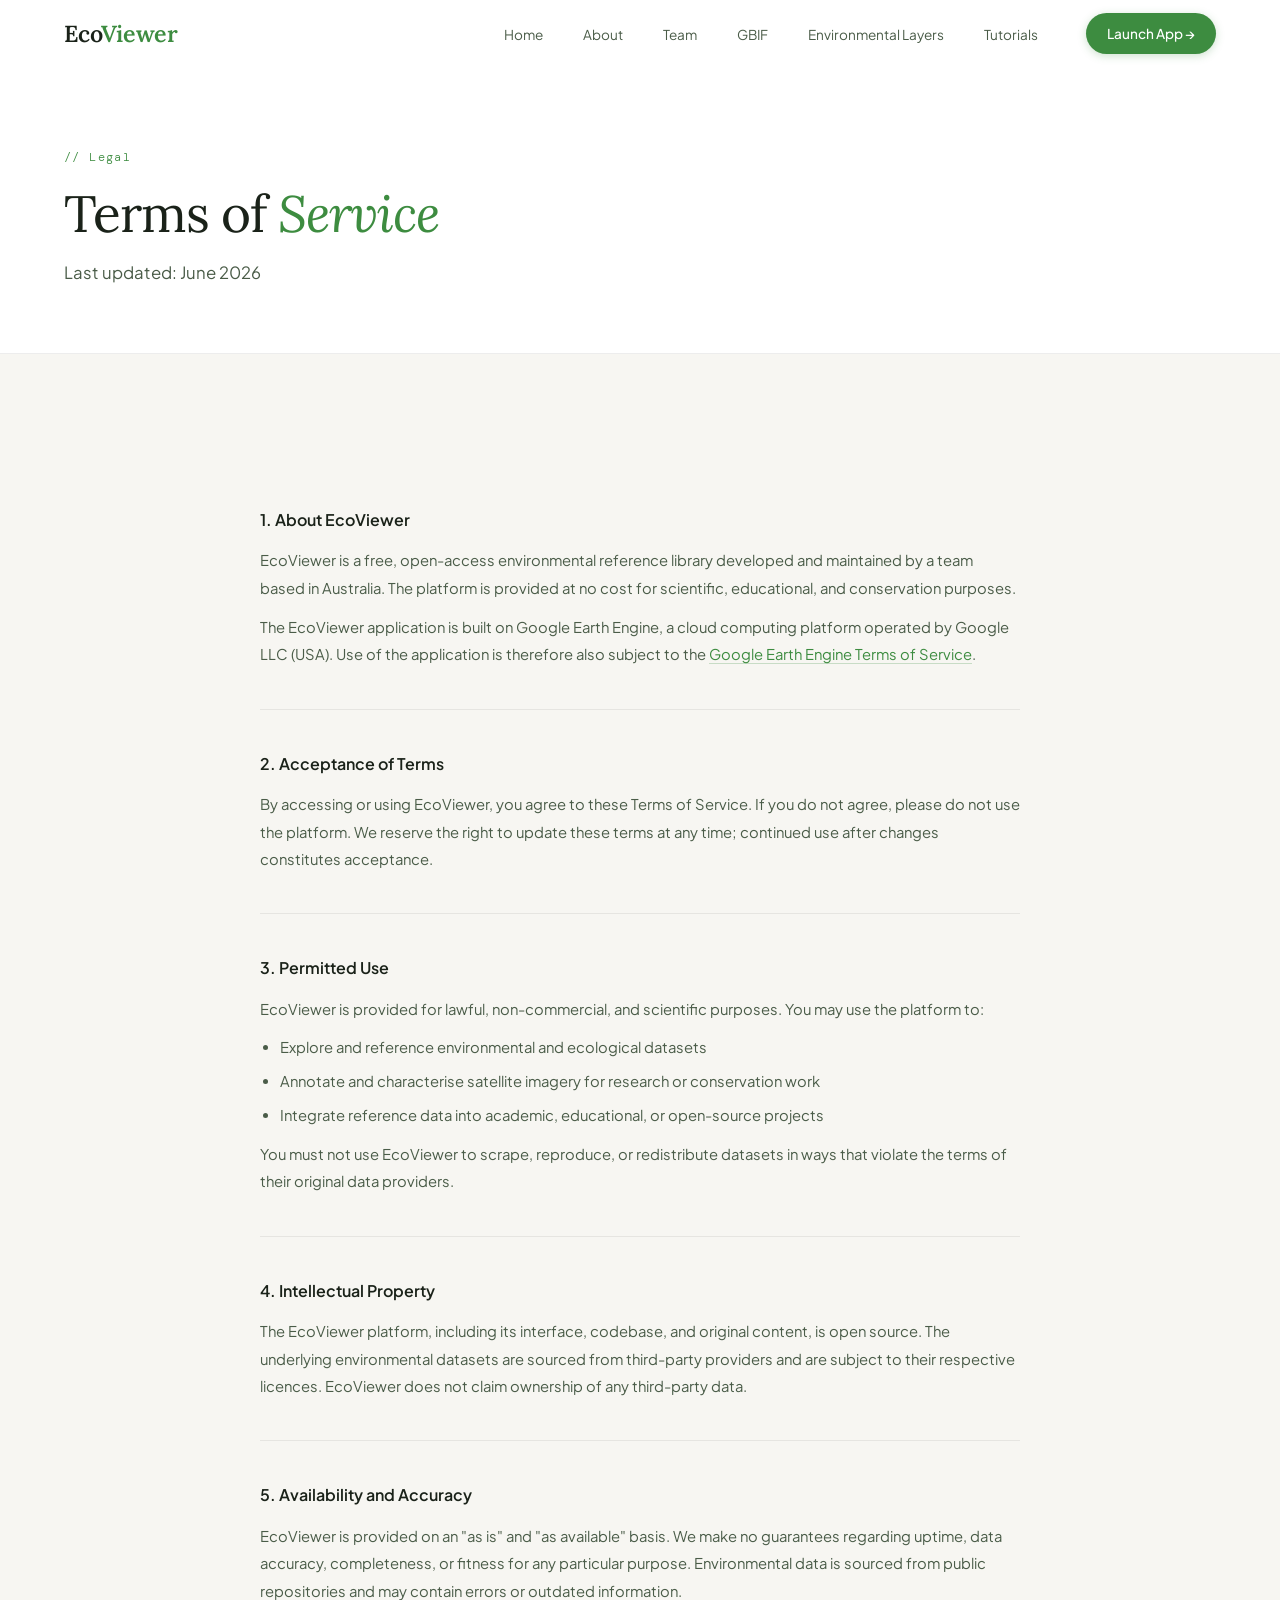
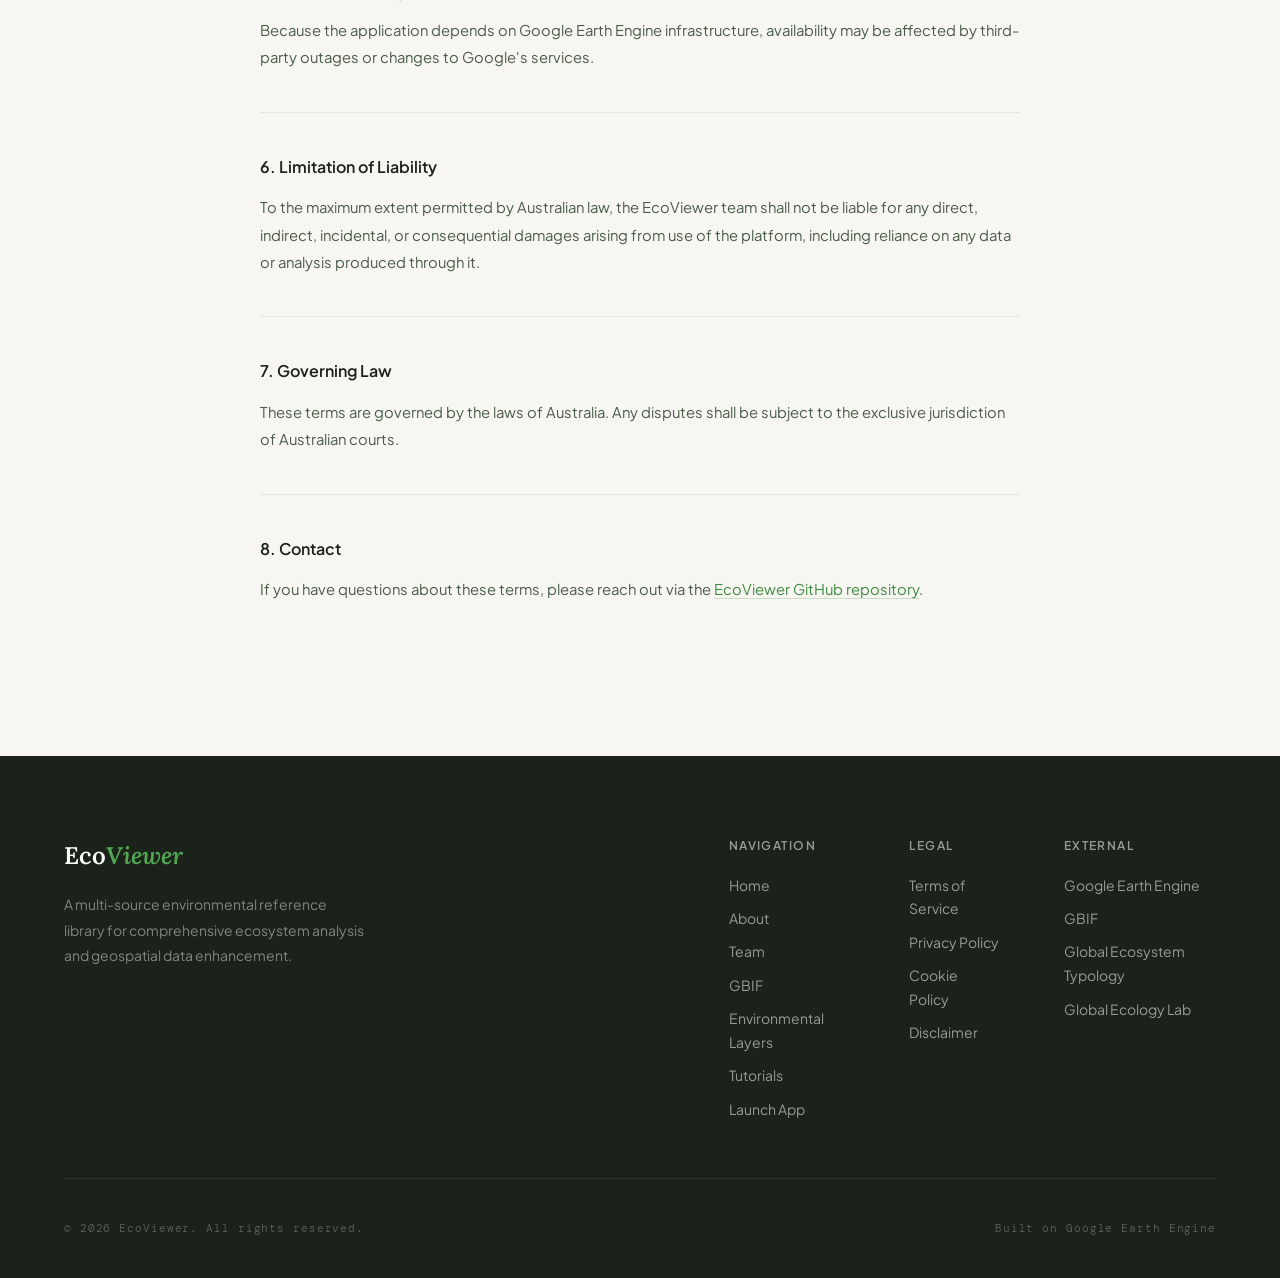
<file: legal/terms/index.html>
<!DOCTYPE html>
<html lang="en">
<head>
  <meta charset="UTF-8" />
  <meta name="viewport" content="width=device-width, initial-scale=1.0" />
  <title>Terms of Service — EcoViewer</title>
  <link rel="icon" type="image/png" href="img/favicon.png">
  <link rel="preconnect" href="https://fonts.googleapis.com" />
  <link rel="preconnect" href="https://fonts.gstatic.com" crossorigin />
  <link href="https://fonts.googleapis.com/css2?family=Plus+Jakarta+Sans:ital,wght@0,300;0,400;0,500;0,600;1,400&family=Lora:ital,wght@0,400;0,600;1,400;1,600&family=DM+Mono:wght@300;400&display=swap" rel="stylesheet" />
  <link rel="stylesheet" href="../../style.css" />
</head>
<body>

  <nav class="nav" id="nav">
    <a href="../../" class="nav-logo">Eco<span>Viewer</span></a>
    <ul class="nav-links">
      <li><a href="../../">Home</a></li>
      <li><a href="../../about/">About</a></li>
      <li><a href="../../team/">Team</a></li>
      <li><a href="../gbif/">GBIF</a></li>
      <li><a href="../environmental-layers/">Environmental Layers</a></li>
      <li><a href="../../tutorials/">Tutorials</a></li>
    </ul>
    <a href="../../app/" class="nav-cta">Launch App →</a>
    <button class="nav-burger" id="burger" aria-label="Menu">
      <span></span><span></span><span></span>
    </button>
  </nav>

  <section class="page-hero">
    <div class="page-hero-inner">
      <p class="section-tag">// Legal</p>
      <h1>Terms of <em>Service</em></h1>
      <p class="lead">Last updated: June 2026</p>
    </div>
  </section>

  <section class="section legal-body">
    <div class="legal-inner">

      <div class="legal-block">
        <h2>1. About EcoViewer</h2>
        <p>EcoViewer is a free, open-access environmental reference library developed and maintained by a team based in Australia. The platform is provided at no cost for scientific, educational, and conservation purposes.</p>
        <p>The EcoViewer application is built on Google Earth Engine, a cloud computing platform operated by Google LLC (USA). Use of the application is therefore also subject to the <a href="https://earthengine.google.com/terms" target="_blank" rel="noopener">Google Earth Engine Terms of Service</a>.</p>
      </div>

      <div class="legal-block">
        <h2>2. Acceptance of Terms</h2>
        <p>By accessing or using EcoViewer, you agree to these Terms of Service. If you do not agree, please do not use the platform. We reserve the right to update these terms at any time; continued use after changes constitutes acceptance.</p>
      </div>

      <div class="legal-block">
        <h2>3. Permitted Use</h2>
        <p>EcoViewer is provided for lawful, non-commercial, and scientific purposes. You may use the platform to:</p>
        <ul>
          <li>Explore and reference environmental and ecological datasets</li>
          <li>Annotate and characterise satellite imagery for research or conservation work</li>
          <li>Integrate reference data into academic, educational, or open-source projects</li>
        </ul>
        <p>You must not use EcoViewer to scrape, reproduce, or redistribute datasets in ways that violate the terms of their original data providers.</p>
      </div>

      <div class="legal-block">
        <h2>4. Intellectual Property</h2>
        <p>The EcoViewer platform, including its interface, codebase, and original content, is open source. The underlying environmental datasets are sourced from third-party providers and are subject to their respective licences. EcoViewer does not claim ownership of any third-party data.</p>
      </div>

      <div class="legal-block">
        <h2>5. Availability and Accuracy</h2>
        <p>EcoViewer is provided on an "as is" and "as available" basis. We make no guarantees regarding uptime, data accuracy, completeness, or fitness for any particular purpose. Environmental data is sourced from public repositories and may contain errors or outdated information.</p>
        <p>Because the application depends on Google Earth Engine infrastructure, availability may be affected by third-party outages or changes to Google's services.</p>
      </div>

      <div class="legal-block">
        <h2>6. Limitation of Liability</h2>
        <p>To the maximum extent permitted by Australian law, the EcoViewer team shall not be liable for any direct, indirect, incidental, or consequential damages arising from use of the platform, including reliance on any data or analysis produced through it.</p>
      </div>

      <div class="legal-block">
        <h2>7. Governing Law</h2>
        <p>These terms are governed by the laws of Australia. Any disputes shall be subject to the exclusive jurisdiction of Australian courts.</p>
      </div>

      <div class="legal-block">
        <h2>8. Contact</h2>
        <p>If you have questions about these terms, please reach out via the <a href="https://github.com/ecoviewer" target="_blank" rel="noopener">EcoViewer GitHub repository</a>.</p>
      </div>

    </div>
  </section>

  <!-- FOOTER -->
  <footer class="footer">
    <div class="footer-top">
      <div class="footer-brand">
        <span class="footer-logo">Eco<em>Viewer</em></span>
        <p>A multi-source environmental reference library for comprehensive ecosystem analysis and geospatial data enhancement.</p>
      </div>
      <div class="footer-links">
        <div class="footer-col">
          <h4>Navigation</h4>
          <a href="../../">Home</a>
          <a href="../../about/">About</a>
          <a href="../../team/">Team</a>
          <a href="../../gbif/">GBIF</a>
          <a href="../../environmental-layers/">Environmental Layers</a>
          <a href="../../tutorials/">Tutorials</a>
          <a href="../../app/">Launch App</a>
        </div>
        <div class="footer-col">
          <h4>Legal</h4>
          <a href="../../legal/terms/">Terms of Service</a>
          <a href="../../legal/privacy/">Privacy Policy</a>
          <a href="../../legal/cookies/">Cookie Policy</a>
          <a href="../../legal/disclaimer/">Disclaimer</a>
        </div>
        <div class="footer-col">
          <h4>External</h4>
          <a href="https://earthengine.google.com" target="_blank" rel="noopener">Google Earth Engine</a>
          <a href="https://www.gbif.org/" target="_blank" rel="noopener">GBIF</a>
          <a href="https://global-ecosystems.org/" target="_blank" rel="noopener">Global Ecosystem Typology</a>
          <a href="https://www.globalecologylab.org/" target="_blank" rel="noopener">Global Ecology Lab</a>
        </div>
      </div>
    </div>
    <div class="footer-bottom">
      <span>© 2026 EcoViewer. All rights reserved.</span>
      <span class="footer-built">Built on Google Earth Engine</span>
    </div>
  </footer>

  <script src="../../main.js"></script>
</body>
</html>
</file>
<file: style.css>
/* ============================================================
   ECOVIEWER — Light Theme Stylesheet
   ============================================================ */

:root {
  --bg:        #f7f6f2;
  --bg2:       #f0ede6;
  --bg3:       #e8e4db;
  --surface:   #ffffff;
  --border:    rgba(90, 140, 70, 0.14);
  --border2:   rgba(0,0,0,0.07);
  --green:     #3d8c40;
  --green2:    #52a655;
  --green3:    #2d6e30;
  --green-dim: rgba(61, 140, 64, 0.09);
  --text:      #1a2219;
  --text2:     #4a5c48;
  --text3:     #8a9e88;
  --accent:    #c8e6b4;
  --mono:      'DM Mono', monospace;
  --serif:     'Lora', serif;
  --sans:      'Plus Jakarta Sans', sans-serif;
  --radius:    10px;
  --radius-lg: 18px;
  --nav-h:     68px;
  --shadow-sm: 0 2px 10px rgba(0,0,0,0.06);
  --shadow-md: 0 6px 32px rgba(0,0,0,0.09);
  --shadow-lg: 0 20px 60px rgba(0,0,0,0.12);
}

*, *::before, *::after { box-sizing: border-box; margin: 0; padding: 0; }
html { scroll-behavior: smooth; font-size: 16px; }
body {
  background: var(--bg);
  color: var(--text);
  font-family: var(--sans);
  font-weight: 300;
  line-height: 1.7;
  overflow-x: hidden;
}
::-webkit-scrollbar { width: 4px; }
::-webkit-scrollbar-track { background: var(--bg2); }
::-webkit-scrollbar-thumb { background: var(--text3); border-radius: 2px; }

/* ============================================================
   ANIMATIONS
   ============================================================ */
@keyframes fadeUp {
  from { opacity: 0; transform: translateY(28px); }
  to   { opacity: 1; transform: translateY(0); }
}
@keyframes pulse {
  0%, 100% { opacity: 1; transform: scale(1); }
  50%       { opacity: 0.5; transform: scale(0.75); }
}

/* ============================================================
   BUTTONS & SHARED LINKS
   (used across every page)
   ============================================================ */
.btn-primary {
  font-family: var(--sans);
  font-size: 0.9rem;
  font-weight: 500;
  color: #fff;
  background: var(--green);
  padding: 0.8rem 1.8rem;
  border-radius: 100px;
  text-decoration: none;
  transition: background 0.2s, transform 0.2s, box-shadow 0.2s;
  display: inline-block;
  box-shadow: 0 3px 12px rgba(61,140,64,0.28);
}
.btn-primary:hover { background: var(--green3); transform: translateY(-2px); box-shadow: 0 6px 20px rgba(61,140,64,0.35); }
.btn-primary.large { padding: 1rem 2.4rem; font-size: 1rem; }

.btn-ghost {
  font-family: var(--sans);
  font-size: 0.9rem;
  font-weight: 500;
  color: var(--text2);
  background: transparent;
  border: 1.5px solid var(--border2);
  padding: 0.8rem 1.8rem;
  border-radius: 100px;
  text-decoration: none;
  transition: border-color 0.2s, color 0.2s, background 0.2s;
  display: inline-block;
}
.btn-ghost:hover { border-color: var(--green); color: var(--green); background: var(--green-dim); }

.link-arrow {
  font-family: var(--sans);
  font-size: 0.9rem;
  font-weight: 500;
  color: var(--green);
  text-decoration: none;
  display: inline-flex;
  align-items: center;
  gap: 0.4rem;
  margin-top: 1.5rem;
  transition: gap 0.2s;
}
.link-arrow:hover { gap: 0.7rem; }

/* ============================================================
   NAV
   (used on every page)
   ============================================================ */
.nav {
  position: fixed;
  top: 0; left: 0; right: 0;
  height: var(--nav-h);
  display: flex;
  align-items: center;
  padding: 0 4rem;
  gap: 3rem;
  z-index: 100;
  transition: background 0.4s, border-color 0.4s, box-shadow 0.4s;
  border-bottom: 1px solid transparent;
}
.nav.scrolled {
  background: rgba(247, 246, 242, 0.94);
  backdrop-filter: blur(14px);
  border-color: var(--border2);
  box-shadow: var(--shadow-sm);
}
.nav-logo {
  font-family: var(--serif);
  font-size: 1.45rem;
  font-weight: 600;
  color: var(--text);
  text-decoration: none;
  letter-spacing: -0.01em;
  flex-shrink: 0;
}
.nav-logo span { color: var(--green); }
.nav-links {
  display: flex;
  list-style: none;
  gap: 2.5rem;
  margin-left: auto;
}
.nav-links a {
  font-family: var(--sans);
  font-size: 0.85rem;
  font-weight: 400;
  color: var(--text2);
  text-decoration: none;
  transition: color 0.2s;
}
.nav-links a:hover, .nav-links a.active { color: var(--green); }
.nav-cta {
  font-family: var(--sans);
  font-size: 0.85rem;
  font-weight: 500;
  color: #fff;
  background: var(--green);
  padding: 0.55rem 1.3rem;
  border-radius: 100px;
  text-decoration: none;
  transition: background 0.2s, transform 0.2s, box-shadow 0.2s;
  flex-shrink: 0;
  box-shadow: 0 2px 8px rgba(61,140,64,0.25);
}
.nav-cta:hover { background: var(--green3); transform: translateY(-1px); }
.nav-burger { display: none; background: none; border: none; cursor: pointer; flex-direction: column; gap: 5px; }
.nav-burger span { display: block; width: 22px; height: 1.5px; background: var(--text); transition: 0.3s; border-radius: 2px; }

/* Mobile nav dropdown */
@media (max-width: 1024px) {
  .nav-links.open {
    display: flex;
    flex-direction: column;
    position: fixed;
    top: var(--nav-h);
    left: 0; right: 0;
    background: var(--surface);
    border-bottom: 1px solid var(--border2);
    padding: 1.5rem 2rem 2rem;
    gap: 1.25rem;
    box-shadow: var(--shadow-md);
    z-index: 99;
  }
  .nav-links.open a {
    font-size: 1rem;
    color: var(--text2);
  }
}

/* ============================================================
   SECTION / TYPOGRAPHY PRIMITIVES
   (used across every inner page)
   ============================================================ */
.section { padding: 7rem 4rem; }
.section-inner {
  display: flex;
  gap: 5rem;
  max-width: 1200px;
  margin: 0 auto;
  align-items: flex-start;
}
.section-inner.centered {
  flex-direction: column;
  align-items: center;
  text-align: center;
}
.section-tag {
  font-family: var(--mono);
  font-size: 0.72rem;
  color: var(--green);
  letter-spacing: 0.12em;
  margin-bottom: 1rem;
}
.section-title {
  font-family: var(--serif);
  font-size: clamp(2.1rem, 3.2vw, 3.2rem);
  font-weight: 400;
  line-height: 1.18;
  color: var(--text);
  margin-bottom: 1.25rem;
  letter-spacing: -0.02em;
}
.section-title em { font-style: italic; color: var(--green); }
.section-body {
  font-size: 1rem;
  color: var(--text2);
  font-weight: 400;
  line-height: 1.85;
  max-width: 480px;
}

/* Inner-page hero banner (about, team, resources, tutorials, legal) */
.page-hero { padding: calc(var(--nav-h) + 5rem) 4rem 4rem; border-bottom: 1px solid var(--border2); background: var(--surface); position: relative; overflow: hidden; }
.page-hero-inner { max-width: 1200px; margin: 0 auto; }
.page-hero p.section-tag { margin-bottom: 1rem; }
.page-hero h1 { font-family: var(--serif); font-size: clamp(2.5rem, 4vw, 4rem); font-weight: 400; color: var(--text); line-height: 1.15; margin-bottom: 1rem; letter-spacing: -0.02em; }
.page-hero h1 em { font-style: italic; color: var(--green); }
.page-hero .lead { font-size: 1.05rem; color: var(--text2); max-width: 560px; line-height: 1.8; font-weight: 400; }

/* CTA band (homepage + other pages) */
.cta-band {
  position: relative;
  padding: 7rem 4rem;
  display: flex;
  align-items: center;
  justify-content: center;
  overflow: hidden;
  background: var(--green3);
}
.cta-bg {
  position: absolute;
  inset: 0;
  background:
    radial-gradient(ellipse at 20% 50%, rgba(255,255,255,0.06) 0%, transparent 60%),
    radial-gradient(ellipse at 80% 50%, rgba(0,0,0,0.15) 0%, transparent 60%);
  pointer-events: none;
}
.cta-inner { position: relative; z-index: 2; text-align: center; }
.cta-inner h2 {
  font-family: var(--serif);
  font-size: clamp(2.5rem, 4vw, 4rem);
  font-weight: 400;
  color: #fff;
  line-height: 1.2;
  margin-bottom: 2.5rem;
  letter-spacing: -0.02em;
}
.cta-inner h2 em { font-style: italic; color: var(--accent); }
.cta-sub {
  color: rgba(255,255,255,0.75);
  font-family: var(--sans);
  font-size: 1rem;
  margin: 0 auto 2rem;
  max-width: 480px;
  line-height: 1.7;
}
.cta-band .btn-primary { background: #fff; color: var(--green3); box-shadow: 0 4px 20px rgba(0,0,0,0.2); }
.cta-band .btn-primary:hover { background: var(--accent); color: var(--green3); transform: translateY(-2px); }

/* Footer (every page) */
.footer { background: var(--text); padding: 5rem 4rem 2.5rem; }
.footer-top {
  display: flex;
  gap: 5rem;
  max-width: 1200px;
  margin: 0 auto;
  padding-bottom: 3.5rem;
  border-bottom: 1px solid rgba(255,255,255,0.08);
}
.footer-brand { flex: 1.2; }
.footer-logo { font-family: var(--serif); font-size: 1.5rem; font-weight: 600; color: #fff; display: block; margin-bottom: 1rem; }
.footer-logo em { font-style: italic; color: var(--green2); }
.footer-brand p { font-size: 0.875rem; color: rgba(255,255,255,0.45); line-height: 1.8; max-width: 300px; font-weight: 400; }
.footer-links { display: flex; gap: 4rem; flex: 1; }
.footer-col { display: flex; flex-direction: column; gap: 0.6rem; }
.footer-col h4 { font-family: var(--sans); font-size: 0.75rem; font-weight: 600; color: rgba(255,255,255,0.55); letter-spacing: 0.12em; text-transform: uppercase; margin-bottom: 0.5rem; }
.footer-col a { font-family: var(--sans); font-size: 0.875rem; font-weight: 400; color: rgba(255,255,255,0.55); text-decoration: none; transition: color 0.2s; }
.footer-col a:hover { color: var(--green2); }
.footer-bottom { display: flex; justify-content: space-between; align-items: center; max-width: 1200px; margin: 2.5rem auto 0; flex-wrap: wrap; gap: 1rem; }
.footer-bottom span { font-family: var(--mono); font-size: 0.7rem; color: rgba(255,255,255,0.3); letter-spacing: 0.08em; }

/* Shared data table (used in resources page, possibly elsewhere) */
.data-table-container {
  width: 100%;
  overflow-x: auto;
  border-radius: var(--radius-lg);
  border: 1px solid var(--border2);
  box-shadow: var(--shadow-sm);
}
.data-table {
  width: 100%;
  border-collapse: collapse;
  font-family: var(--sans);
  font-size: 0.875rem;
  background: var(--surface);
}
.data-table thead tr {
  background: var(--bg2);
  border-bottom: 1px solid var(--border2);
}
.data-table th {
  padding: 0.9rem 1.25rem;
  font-size: 0.7rem;
  font-weight: 600;
  color: var(--text3);
  letter-spacing: 0.1em;
  text-transform: uppercase;
  text-align: left;
  white-space: nowrap;
}
.data-table tbody tr {
  border-bottom: 1px solid var(--border2);
  transition: background 0.15s;
}
.data-table tbody tr:last-child { border-bottom: none; }
.data-table tbody tr:hover { background: var(--bg); }
.data-table td {
  padding: 1rem 1.25rem;
  color: var(--text2);
  font-weight: 400;
  line-height: 1.65;
  vertical-align: top;
  word-break: break-word;
}
.data-table td em { font-style: italic; color: var(--text2); }
.td-name {
  font-weight: 500;
  color: var(--text) !important;
  white-space: normal !important;
}
.td-sub {
  display: block;
  font-family: var(--mono);
  font-size: 0.65rem;
  font-weight: 400;
  color: var(--text3);
  letter-spacing: 0.06em;
  margin-top: 0.2rem;
}
.td-badge {
  font-family: var(--mono);
  font-size: 0.62rem;
  color: var(--green3);
  background: var(--green-dim);
  border: 1px solid rgba(61,140,64,0.15);
  padding: 0.2rem 0.6rem;
  border-radius: 100px;
  letter-spacing: 0.06em;
  white-space: nowrap;
}
.td-links { white-space: normal; }
.td-links a {
  font-family: var(--mono);
  font-size: 0.7rem;
  color: var(--green);
  text-decoration: none;
  letter-spacing: 0.04em;
  margin-right: 0.75rem;
  transition: color 0.2s;
}
.td-links a:hover { color: var(--green3); }
.td-links a.td-placeholder { color: var(--text3); }
.td-year { white-space: nowrap; }
.res-note {
  margin-top: 1.5rem;
  font-size: 0.85rem;
  color: var(--text3);
  font-weight: 400;
  line-height: 1.75;
}
.res-note a { color: var(--green); text-decoration: none; }
.res-note a:hover { color: var(--green3); }

@media (max-width: 1024px) {
  .data-table th, .data-table td { padding: 0.75rem 1rem; }
}

/* ============================================================
   HOMEPAGE — HERO
   ============================================================ */
.hero {
  min-height: 92vh;
  display: flex;
  align-items: center;
  justify-content: center;
  padding: 0 4rem;
  padding-top: var(--nav-h);
  position: relative;
  overflow: hidden;
  background: var(--bg);
}
.hero-bg {
  position: absolute;
  inset: 0;
  pointer-events: none;
  overflow: hidden;
}
.hero-blob {
  position: absolute;
  border-radius: 50%;
  filter: blur(100px);
  opacity: 0.45;
}
.b1 {
  width: 700px; height: 700px;
  top: -150px; right: -150px;
  background: radial-gradient(circle, rgba(168,212,148,0.55) 0%, rgba(61,140,64,0.06) 65%, transparent 100%);
}
.b2 {
  width: 500px; height: 500px;
  bottom: -100px; left: 5%;
  background: radial-gradient(circle, rgba(200,230,180,0.35) 0%, transparent 70%);
}
.hero-content {
  max-width: 820px;
  width: 100%;
  position: relative;
  z-index: 2;
  text-align: center;
  animation: fadeUp 0.9s ease both;
}
.hero-eyebrow {
  font-family: var(--mono);
  font-size: 0.72rem;
  color: var(--green);
  letter-spacing: 0.14em;
  text-transform: uppercase;
  display: flex;
  align-items: center;
  justify-content: center;
  gap: 0.75rem;
  margin-bottom: 1.75rem;
}
.dot {
  width: 7px; height: 7px;
  border-radius: 50%;
  background: var(--green);
  animation: pulse 2s ease-in-out infinite;
}
.hero-title {
  font-family: var(--serif);
  font-size: clamp(3.2rem, 6.5vw, 6.5rem);
  font-weight: 400;
  line-height: 1.08;
  color: var(--text);
  margin-bottom: 1.75rem;
  letter-spacing: -0.03em;
}
.hero-title em { font-style: italic; color: var(--green); }
.hero-sub {
  font-size: 1.1rem;
  color: var(--text2);
  font-weight: 400;
  line-height: 1.8;
  max-width: 560px;
  margin: 0 auto 2.5rem;
}
.hero-actions {
  display: flex;
  gap: 1rem;
  flex-wrap: wrap;
  justify-content: center;
}
.hero-scroll {
  position: absolute;
  bottom: 2.5rem;
  left: 4rem;
  font-family: var(--mono);
  font-size: 0.65rem;
  color: var(--text3);
  letter-spacing: 0.15em;
  text-transform: uppercase;
  display: flex;
  align-items: center;
  gap: 1rem;
}
.scroll-line { display: block; width: 40px; height: 1px; background: var(--text3); }

/* ============================================================
   HOMEPAGE — STATS BAR
   ============================================================ */
.stats-bar {
  display: flex;
  align-items: center;
  justify-content: center;
  border-top: 1px solid var(--border2);
  border-bottom: 1px solid var(--border2);
  background: var(--surface);
  padding: 2rem 4rem;
  flex-wrap: wrap;
  box-shadow: var(--shadow-sm);
}
.stat {
  display: flex;
  flex-direction: column;
  align-items: center;
  padding: 0 4rem;
  gap: 0.25rem;
}
.stat-num {
  font-family: var(--serif);
  font-size: 1.85rem;
  font-weight: 600;
  color: var(--green);
  line-height: 1;
}
.stat-label {
  font-family: var(--mono);
  font-size: 0.63rem;
  color: var(--text3);
  letter-spacing: 0.15em;
  text-transform: uppercase;
}
.stat-div { width: 1px; height: 36px; background: var(--border2); }

/* ============================================================
   HOMEPAGE — WHAT IS ECOVIEWER
   ============================================================ */
.what { background: var(--surface); }
.what-text {
  flex: 1;
  min-width: 280px;
  position: sticky;
  top: calc(var(--nav-h) + 2rem);
}
.what-cards {
  flex: 1.2;
  display: grid;
  grid-template-columns: 1fr 1fr;
  gap: 1.25rem;
}
.feature-card {
  background: var(--bg);
  border: 1px solid var(--border2);
  border-radius: var(--radius-lg);
  padding: 1.75rem;
  transition: box-shadow 0.3s, transform 0.3s, border-color 0.3s;
}
.feature-card:hover {
  box-shadow: var(--shadow-md);
  transform: translateY(-3px);
  border-color: rgba(61,140,64,0.2);
}
.card-icon { font-size: 1.5rem; color: var(--green); margin-bottom: 1rem; line-height: 1; }
.feature-card h3 { font-family: var(--sans); font-size: 0.95rem; font-weight: 600; color: var(--text); margin-bottom: 0.5rem; }
.feature-card p { font-size: 0.875rem; color: var(--text2); line-height: 1.75; font-weight: 400; }

@media (max-width: 1024px) {
  .what-text { position: static; }
}

/* ============================================================
   HOMEPAGE — APP PREVIEW (stacked: text row, then full-width frame)
   ============================================================ */
.preview {
  display: block;
  background: var(--bg);
  padding: 7rem 4rem;
  gap: 5rem;
  align-items: flex-start;
}
.preview-top {
  max-width: 1200px;
  margin: 0 auto 2.5rem;
  display: flex;
  gap: 5rem;
  align-items: flex-start;
}
.preview-label { flex: none; position: static; top: calc(var(--nav-h) + 2rem); }
.preview-desc { flex: 1; padding-top: 0.25rem; }

.preview-frame,
.preview-frame--wide {
  max-width: 1200px;
  margin: 0 auto;
  border-radius: var(--radius-lg);
  overflow: hidden;
  border: 1px solid var(--border2);
  box-shadow: var(--shadow-lg);
}
.frame-bar {
  background: var(--bg3);
  padding: 0.75rem 1.25rem;
  display: flex;
  align-items: center;
  gap: 0.5rem;
  border-bottom: 1px solid var(--border2);
}
.fb { width: 11px; height: 11px; border-radius: 50%; }
.fb.r { background: #ff5f56; }
.fb.y { background: #ffbd2e; }
.fb.g { background: #27c93f; }
.frame-url {
  font-family: var(--mono);
  font-size: 0.72rem;
  color: var(--text3);
  margin-left: 0.75rem;
  letter-spacing: 0.04em;
}
.frame-content { height: 450px; background: var(--bg3); }
.frame-content iframe { width: 100%; height: 100%; border: none; display: block; }
.preview-frame--wide .frame-content { height: 560px; }

@media (max-width: 1024px) {
  .preview-top { flex-direction: column; gap: 2rem; }
  .preview-frame--wide .frame-content { height: 400px; }
}

/* ============================================================
   HOMEPAGE — USE CASES
   ============================================================ */
.usecases { background: var(--surface); }
.usecase-grid {
  display: grid;
  grid-template-columns: repeat(3, 1fr);
  gap: 1.5rem;
  max-width: 1200px;
  margin: 3.5rem auto 0;
}
.usecase-card {
  background: var(--bg);
  border: 1px solid var(--border2);
  border-radius: var(--radius-lg);
  padding: 2.5rem 2rem;
  transition: box-shadow 0.3s, transform 0.3s;
}
.usecase-card:hover { box-shadow: var(--shadow-md); transform: translateY(-4px); }
.uc-num { font-family: var(--mono); font-size: 0.72rem; color: var(--green); letter-spacing: 0.1em; display: block; margin-bottom: 1.25rem; }
.usecase-card h3 { font-family: var(--sans); font-size: 1.1rem; font-weight: 600; color: var(--text); margin-bottom: 0.75rem; }
.usecase-card p { font-size: 0.9rem; color: var(--text2); font-weight: 400; line-height: 1.8; }

/* ============================================================
   ABOUT PAGE
   ============================================================ */
.about-problem { background: var(--surface); }
.about-solution { background: var(--bg); }

.about-side {
  flex: 0 0 280px;
  position: sticky;
  top: calc(var(--nav-h) + 2rem);
}
.about-body {
  flex: 1;
  display: flex;
  flex-direction: column;
  gap: 1.25rem;
}
.about-p {
  font-size: 0.975rem;
  color: var(--text2);
  font-weight: 400;
  line-height: 1.9;
}
.about-p a {
  color: var(--green);
  text-decoration: none;
  border-bottom: 1px solid rgba(61,140,64,0.25);
  transition: color 0.2s, border-color 0.2s;
}
.about-p a:hover { color: var(--green3); border-color: var(--green3); }
.about-p strong { color: var(--text); font-weight: 600; }

.about-callout {
  display: flex;
  gap: 1.25rem;
  align-items: flex-start;
  background: var(--green-dim);
  border: 1px solid rgba(61,140,64,0.18);
  border-left: 3px solid var(--green);
  border-radius: var(--radius);
  padding: 1.25rem 1.5rem;
  margin-top: 0.5rem;
}
.about-callout-icon { font-size: 1.1rem; color: var(--green); flex-shrink: 0; margin-top: 0.1rem; }
.about-callout p { font-size: 0.925rem; color: var(--text); font-weight: 500; line-height: 1.75; font-style: italic; }

/* Pillars (used in about + resources) */
.about-pillars {
  flex: 1;
  display: flex;
  flex-direction: column;
  gap: 0;
}
.pillar-item {
  display: flex;
  gap: 1.5rem;
  align-items: flex-start;
  padding: 1.75rem 0;
  border-bottom: 1px solid var(--border2);
}
.pillar-item:first-child { border-top: 1px solid var(--border2); }
.pillar-num {
  font-family: var(--mono);
  font-size: 0.68rem;
  color: var(--green);
  letter-spacing: 0.12em;
  flex-shrink: 0;
  padding-top: 0.2rem;
  min-width: 2rem;
}
.pillar-item h3 { font-family: var(--sans); font-size: 0.95rem; font-weight: 600; color: var(--text); margin-bottom: 0.4rem; }
.pillar-item p { font-size: 0.875rem; color: var(--text2); font-weight: 400; line-height: 1.75; }

/* Evolution / before-after slider */
.about-evolution { background: var(--surface); }
.about-evolution-inner { max-width: 1200px; margin: 0 auto; }
.about-evolution-header { max-width: 620px; margin-bottom: 3rem; }

.before-after-wrap { display: flex; flex-direction: column; gap: 1rem; }
.before-after-slider {
  position: relative;
  width: 100%;
  aspect-ratio: 16 / 7;
  overflow: hidden;
  border-radius: var(--radius-lg);
  border: 1px solid var(--border2);
  box-shadow: var(--shadow-lg);
  cursor: col-resize;
  user-select: none;
}
.ba-after { position: absolute; inset: 0; }
.ba-after img {
  width: 100%;
  height: 100%;
  object-fit: cover;
  object-position: left top;
  display: block;
  pointer-events: none;
}
.ba-before {
  position: absolute;
  top: 0; right: 0; bottom: 0;
  left: 50%;
  overflow: hidden;
  border-left: 2px solid #fff;
}
.ba-before img {
  position: absolute;
  top: 0; right: 0;
  width: var(--slider-w, 100%);
  height: 100%;
  object-fit: cover;
  object-position: right top;
  display: block;
  pointer-events: none;
}
.ba-handle {
  position: absolute;
  top: 0; bottom: 0;
  left: 50%;
  transform: translateX(-50%);
  display: flex;
  flex-direction: column;
  align-items: center;
  cursor: col-resize;
  z-index: 10;
}
.ba-handle-line { flex: 1; width: 2px; background: #fff; opacity: 0.9; }
.ba-handle-circle {
  width: 40px;
  height: 40px;
  border-radius: 50%;
  background: #fff;
  display: flex;
  align-items: center;
  justify-content: center;
  gap: 2px;
  box-shadow: 0 2px 12px rgba(0,0,0,0.25);
  flex-shrink: 0;
  font-size: 0.6rem;
  color: var(--text3);
}
.ba-labels { display: flex; justify-content: space-between; gap: 1rem; }
.ba-label { display: flex; flex-direction: column; gap: 0.25rem; max-width: 48%; }
.ba-label--before { text-align: right; }
.ba-label-tag {
  font-family: var(--mono);
  font-size: 0.65rem;
  letter-spacing: 0.12em;
  text-transform: uppercase;
  font-weight: 400;
}
.ba-label--before .ba-label-tag { color: var(--text3); }
.ba-label--after .ba-label-tag { color: var(--green); }
.ba-label p { font-family: var(--sans); font-size: 0.8rem; color: var(--text3); font-weight: 400; line-height: 1.5; }

/* What's next section */
.about-next { background: var(--bg); }
.about-next-inner {
  max-width: 1200px;
  margin: 0 auto;
  display: flex;
  gap: 5rem;
  align-items: flex-start;
}
.about-next-text {
  flex: 0 0 300px;
  position: sticky;
  top: calc(var(--nav-h) + 2rem);
}
.about-next-links { display: flex; gap: 1rem; flex-wrap: wrap; margin-top: 1.75rem; }
.about-next-cards { flex: 1; display: flex; flex-direction: column; gap: 0; }
.about-next-card {
  display: flex;
  flex-direction: column;
  gap: 0.4rem;
  padding: 1.75rem 0;
  border-bottom: 1px solid var(--border2);
  text-decoration: none;
  position: relative;
  transition: padding-left 0.25s;
}
.about-next-card:first-child { border-top: 1px solid var(--border2); }
.about-next-card:hover { padding-left: 0.5rem; }
.about-next-card-tag { font-family: var(--mono); font-size: 0.65rem; color: var(--green); letter-spacing: 0.1em; }
.about-next-card h3 { font-family: var(--sans); font-size: 1rem; font-weight: 600; color: var(--text); }
.about-next-card p { font-size: 0.875rem; color: var(--text2); font-weight: 400; line-height: 1.7; max-width: 480px; }
.about-next-arrow {
  position: absolute;
  right: 0;
  top: 50%;
  transform: translateY(-50%);
  font-size: 1.1rem;
  color: var(--text3);
  transition: color 0.2s, right 0.25s;
}
.about-next-card:hover .about-next-arrow { color: var(--green); right: -0.25rem; }

@media (max-width: 1024px) {
  .about-side { position: static; flex: none; }
  .about-next-text { position: static; flex: none; }
  .about-next-inner { flex-direction: column; gap: 3rem; }
}
@media (max-width: 768px) {
  .before-after-slider { aspect-ratio: 4 / 3; }
}

/* ============================================================
   TEAM PAGE
   ============================================================ */
.team { background: var(--surface); }
.team-grid {
  display: grid;
  grid-template-columns: repeat(2, 1fr);
  gap: 1.5rem;
  max-width: 1200px;
  margin: 3.5rem auto 0;
}
.team-card {
  background: var(--bg);
  border: 1px solid var(--border2);
  border-radius: var(--radius-lg);
  padding: 2rem;
  display: flex;
  gap: 1.5rem;
  align-items: flex-start;
  transition: box-shadow 0.3s, transform 0.3s;
}
.team-card:hover { box-shadow: var(--shadow-md); transform: translateY(-3px); }
.team-avatar {
  width: 52px;
  height: 52px;
  border-radius: 50%;
  background: var(--green-mid);
  border: 2px solid rgba(61,140,64,0.2);
  display: flex;
  align-items: center;
  justify-content: center;
  flex-shrink: 0;
}
.team-avatar span { font-family: var(--mono); font-size: 0.75rem; font-weight: 400; color: var(--green3); letter-spacing: 0.05em; }
.team-avatar--photo { background: none; border: 2px solid var(--border2); overflow: hidden; }
.team-avatar--photo img { width: 100%; height: 100%; object-fit: cover; object-position: center top; display: block; }
.team-info { flex: 1; min-width: 0; }
.team-info h3 { font-family: var(--sans); font-size: 1rem; font-weight: 600; color: var(--text); margin-bottom: 0.2rem; }
.team-role {
  font-family: var(--mono);
  font-size: 0.68rem;
  color: var(--green);
  letter-spacing: 0.1em;
  text-transform: uppercase;
  margin-bottom: 0.75rem;
}
.team-bio { font-size: 0.875rem; color: var(--text2); font-weight: 400; line-height: 1.75; margin-bottom: 1rem; }
.team-links { display: flex; gap: 1rem; flex-wrap: wrap; }
.team-link {
  font-family: var(--mono);
  font-size: 0.7rem;
  color: var(--green);
  text-decoration: none;
  letter-spacing: 0.06em;
  transition: color 0.2s;
}
.team-link:hover { color: var(--green3); }

@media (max-width: 1024px) { .team-grid { grid-template-columns: 1fr; } }
@media (max-width: 600px) { .team-card { flex-direction: column; } }

/* Global Ecology Lab section */
.gel-section { background: var(--bg); }
.gel-text { flex: 1; max-width: 460px; }
.gel-card {
  flex: 1;
  background: var(--surface);
  border: 1px solid var(--border2);
  border-radius: var(--radius-lg);
  padding: 2rem;
  box-shadow: var(--shadow-sm);
}
.gel-logo-block {
  display: flex;
  align-items: center;
  gap: 1rem;
  margin-bottom: 1.25rem;
  padding-bottom: 1.25rem;
  border-bottom: 1px solid var(--border2);
}
.gel-logo-img { width: 48px; height: 48px; border-radius: 50%; object-fit: cover; flex-shrink: 0; }
.gel-name { font-family: var(--sans); font-size: 0.95rem; font-weight: 600; color: var(--text); }
.gel-affil { font-family: var(--mono); font-size: 0.65rem; color: var(--text3); letter-spacing: 0.06em; margin-top: 0.2rem; }
.gel-desc { font-size: 0.875rem; color: var(--text2); font-weight: 400; line-height: 1.8; margin-bottom: 1.25rem; }
.gel-highlights { display: flex; flex-direction: column; gap: 0.65rem; border-top: 1px solid var(--border2); padding-top: 1.25rem; }
.gel-highlight-item { display: flex; gap: 1rem; font-size: 0.82rem; color: var(--text2); font-weight: 400; line-height: 1.5; }
.gel-highlight-label {
  font-family: var(--mono);
  font-size: 0.63rem;
  color: var(--text3);
  letter-spacing: 0.08em;
  text-transform: uppercase;
  flex-shrink: 0;
  min-width: 60px;
  padding-top: 0.1rem;
}

@media (max-width: 1024px) { .gel-text { max-width: 100%; } }

/* Acknowledgements */
.ack-section { background: var(--surface); }
.ack-inner {
  max-width: 1200px;
  margin: 0 auto;
  display: flex;
  gap: 5rem;
  align-items: flex-start;
}
.ack-header {
  flex: 0 0 280px;
  position: sticky;
  top: calc(var(--nav-h) + 2rem);
}
.ack-grid {
  flex: 1;
  display: grid;
  grid-template-columns: repeat(3, 1fr);
  gap: 0;
}
.ack-grid--2col { grid-template-columns: repeat(2, 1fr); }
.ack-item {
  padding: 1.5rem 1.25rem;
  border-bottom: 1px solid var(--border2);
  border-right: 1px solid var(--border2);
}
.ack-item:nth-child(3n) { border-right: none; }
.ack-item:nth-last-child(-n+3) { border-bottom: none; }
.ack-grid--2col .ack-item:nth-child(3n) { border-right: 1px solid var(--border2); }
.ack-grid--2col .ack-item:nth-child(2n) { border-right: none; }
.ack-grid--2col .ack-item:nth-last-child(-n+3) { border-bottom: 1px solid var(--border2); }
.ack-grid--2col .ack-item:nth-last-child(-n+2) { border-bottom: none; }
.ack-name { font-family: var(--sans); font-size: 0.9rem; font-weight: 600; color: var(--text); margin-bottom: 0.25rem; }
.ack-inst { font-family: var(--mono); font-size: 0.65rem; color: var(--text3); letter-spacing: 0.06em; }

@media (max-width: 1024px) {
  .ack-inner { flex-direction: column; gap: 3rem; }
  .ack-header { position: static; flex: none; }
  .ack-grid { grid-template-columns: repeat(2, 1fr); }
  .ack-item:nth-child(3n) { border-right: 1px solid var(--border2); }
  .ack-item:nth-child(2n) { border-right: none; }
  .ack-item:nth-last-child(-n+3) { border-bottom: 1px solid var(--border2); }
  .ack-item:nth-last-child(-n+2) { border-bottom: none; }
}
@media (max-width: 600px) {
  .ack-grid { grid-template-columns: 1fr; }
  .ack-item { border-right: none !important; }
  .ack-item:last-child { border-bottom: none; }
  .ack-item:nth-last-child(-n+2) { border-bottom: 1px solid var(--border2); }
}

/* ============================================================
   GBIF PAGE
   ============================================================ */

/* Why GBIF section */
.gbif-why { background: var(--surface); }
.gbif-why-text {
  flex: 1;
  position: sticky;
  top: calc(var(--nav-h) + 2rem);
}
.gbif-why-text .section-body a,
.gbif-pipeline-text .section-body a,
.gbif-matching-text .section-body a,
.gbif-lit-text .section-body a {
  color: var(--green);
  text-decoration: none;
  border-bottom: 1px solid rgba(61,140,64,0.25);
  transition: color 0.2s, border-color 0.2s;
}
.gbif-why-text .section-body a:hover,
.gbif-pipeline-text .section-body a:hover,
.gbif-matching-text .section-body a:hover,
.gbif-lit-text .section-body a:hover { color: var(--green3); border-color: var(--green3); }

.gbif-why-concepts {
  flex: 1;
  display: flex;
  flex-direction: column;
  gap: 1.25rem;
}
.gbif-concept {
  background: var(--bg);
  border: 1px solid var(--border2);
  border-radius: var(--radius-lg);
  padding: 1.5rem 1.75rem;
  transition: box-shadow 0.3s;
}
.gbif-concept:hover { box-shadow: var(--shadow-sm); }
.gbif-concept-header {
  display: flex;
  align-items: center;
  gap: 0.85rem;
  margin-bottom: 0.75rem;
}
.gbif-concept-code {
  font-family: var(--mono);
  font-size: 0.65rem;
  color: var(--green3);
  background: var(--green-dim);
  border: 1px solid rgba(61,140,64,0.2);
  padding: 0.2rem 0.6rem;
  border-radius: 100px;
  letter-spacing: 0.08em;
  flex-shrink: 0;
}
.gbif-concept h3 {
  font-family: var(--sans);
  font-size: 0.95rem;
  font-weight: 600;
  color: var(--text);
}
.gbif-concept p {
  font-size: 0.875rem;
  color: var(--text2);
  font-weight: 400;
  line-height: 1.8;
}
.gbif-concept p a {
  color: var(--green);
  text-decoration: none;
  border-bottom: 1px solid rgba(61,140,64,0.25);
  transition: color 0.2s;
}
.gbif-concept p a:hover { color: var(--green3); }
.gbif-concept p em { font-style: italic; }
.gbif-concept p strong { color: var(--text); font-weight: 600; }

/* Matching + pie chart section */
.gbif-matching { background: var(--bg); }
.gbif-matching-inner {
  max-width: 1200px;
  margin: 0 auto;
}
.gbif-matching-intro {
  margin-bottom: 2rem;
}
.gbif-chart-block { margin-top: 2.5rem; }
.gbif-chart-block-text .section-body {
  max-width: 760px;
}
.gbif-chart-block-text .section-body a {
  color: var(--green);
  text-decoration: none;
  border-bottom: 1px solid rgba(61,140,64,0.25);
  transition: color 0.2s;
}
.gbif-chart-block-text .section-body a:hover { color: var(--green3); }
.chart-label {
  font-family: var(--mono);
  font-size: 0.65rem;
  color: var(--text3);
  letter-spacing: 0.08em;
  margin-bottom: 1rem;
}

/* Custom grouped legend */
.chart-legend {
  margin-top: 1.5rem;
  display: flex;
  flex-direction: column;
  gap: 1rem;
}
.legend-biome-group { display: flex; flex-direction: column; gap: 0.3rem; }
.legend-biome-header {
  display: flex;
  align-items: center;
  gap: 0.5rem;
  padding-bottom: 0.3rem;
  border-bottom: 1px solid var(--border2);
}
.legend-biome-swatch {
  display: inline-block;
  width: 10px; height: 10px;
  border-radius: 2px;
  flex-shrink: 0;
}
.legend-biome-name {
  font-family: var(--mono);
  font-size: 0.63rem;
  font-weight: 400;
  color: var(--text);
  letter-spacing: 0.04em;
}
.legend-efg-list {
  display: flex;
  flex-direction: column;
  gap: 0.15rem;
  padding-left: 0.5rem;
}
.legend-efg-item {
  display: flex;
  align-items: center;
  gap: 0.4rem;
}
.legend-efg-swatch {
  display: inline-block;
  width: 7px; height: 7px;
  border-radius: 2px;
  flex-shrink: 0;
  opacity: 0.85;
}
.legend-efg-code {
  font-family: var(--mono);
  font-size: 0.6rem;
  color: var(--text3);
  letter-spacing: 0.04em;
  flex-shrink: 0;
  min-width: 3.5rem;
}
.legend-efg-name {
  font-family: var(--sans);
  font-size: 0.68rem;
  color: var(--text2);
  font-weight: 400;
  line-height: 1.4;
}

/* Pipeline + chart section */
.gbif-pipeline { background: var(--surface); }
.gbif-pipeline-inner {
  max-width: 1200px;
  margin: 0 auto;
}
.gbif-pipeline-intro { margin-bottom: 2.5rem; }
.gbif-pipeline-intro .section-body a {
  color: var(--green);
  text-decoration: none;
  border-bottom: 1px solid rgba(61,140,64,0.25);
  transition: color 0.2s;
}
.gbif-pipeline-intro .section-body a:hover { color: var(--green3); }
.gbif-pipeline-body {
  display: flex;
  gap: 5rem;
  align-items: flex-start;
}
.gbif-pipeline-steps {
  flex: 0 0 440px;
  display: flex;
  flex-direction: column;
}
.pipeline-step {
  display: flex;
  gap: 1.5rem;
  align-items: flex-start;
  padding: 1.75rem 0;
  border-bottom: 1px solid var(--border2);
}
.pipeline-step:first-child { border-top: 1px solid var(--border2); }
.pipeline-step--last { border-bottom: none; }
.pipeline-num {
  font-family: var(--mono);
  font-size: 0.68rem;
  color: var(--green);
  letter-spacing: 0.12em;
  flex-shrink: 0;
  padding-top: 0.2rem;
  min-width: 2rem;
}
.pipeline-step h3 { font-family: var(--sans); font-size: 0.95rem; font-weight: 600; color: var(--text); margin-bottom: 0.4rem; }
.pipeline-step p { font-size: 0.875rem; color: var(--text2); font-weight: 400; line-height: 1.8; }
.pipeline-step p em { font-style: italic; }

.gbif-bar-wrap {
  background: var(--bg);
  border: 1px solid var(--border2);
  border-radius: var(--radius-lg);
  padding: 1.5rem;
  box-shadow: var(--shadow-sm);
}

@media (max-width: 1024px) {
  .gbif-why-text,
  .gbif-pipeline-text { position: static; flex: none; }
  .gbif-pipeline-body { flex-direction: column; gap: 3rem; }
  .gbif-pipeline-steps { flex: none; }
}

/* ============================================================
   ENVIRONMENTAL LAYERS PAGE
   ============================================================ */

/* Intro section */
.el-intro { background: var(--surface); }
.el-intro-inner {
  max-width: 1200px;
  margin: 0 auto;
  display: flex;
  gap: 5rem;
  align-items: flex-start;
}
.el-intro-text { flex: 1; position: sticky; top: calc(var(--nav-h) + 2rem); }
.el-tabs { flex: 1; display: flex; flex-direction: column; gap: 0; }
.el-tab { padding: 1.25rem 0; border-bottom: 1px solid var(--border2); }
.el-tab:first-child { border-top: 1px solid var(--border2); }
.el-tab-header { display: flex; align-items: baseline; gap: 1rem; margin-bottom: 0.35rem; }
.el-tab-num { font-family: var(--mono); font-size: 0.68rem; color: var(--green); letter-spacing: 0.12em; flex-shrink: 0; }
.el-tab h3 { font-family: var(--sans); font-size: 0.95rem; font-weight: 600; color: var(--text); }
.el-tab p { font-size: 0.875rem; color: var(--text2); font-weight: 400; line-height: 1.75; }

@media (max-width: 1024px) {
  .el-intro-inner { flex-direction: column; gap: 3rem; }
  .el-intro-text { position: static; }
}

/* Thematic section shared layout */
.el-section {
  padding: 7rem 4rem;
}
.el-section-inner {
  max-width: 1200px;
  margin: 0 auto;
  display: flex;
  gap: 4rem;
  align-items: flex-start;
}
.el-section-inner--reverse { flex-direction: row-reverse; }

.el-section-content { flex: 1; min-width: 0; }
.el-section-content .section-tag { margin-bottom: 0.75rem; }
.el-section-content .section-title { margin-bottom: 1rem; }
.el-section-body {
  font-size: 0.95rem;
  color: var(--text2);
  font-weight: 400;
  line-height: 1.875;
  margin-bottom: 0.85rem;
}
.el-section-body a {
  color: var(--green);
  text-decoration: none;
  border-bottom: 1px solid rgba(61,140,64,0.25);
  transition: color 0.2s;
}
.el-section-body a:hover { color: var(--green3); }
.el-section-body strong { color: var(--text); font-weight: 600; }
.el-section-body em { font-style: italic; }

/* Dataset reference card */
.el-ref-card {
  margin-top: 1.75rem;
  border: 1px solid var(--border2);
  border-radius: var(--radius-lg);
  overflow: hidden;
}
.el-overview .el-ref-card,
.el-vegetation .el-ref-card,
.el-fire .el-ref-card { background: var(--surface); }
.el-climate .el-ref-card,
.el-water .el-ref-card { background: var(--bg); }
.el-ref-card-header {
  padding: 0.75rem 1.25rem;
  background: var(--bg2);
  border-bottom: 1px solid var(--border2);
  font-family: var(--mono);
  font-size: 0.65rem;
  color: var(--text3);
  letter-spacing: 0.1em;
  text-transform: uppercase;
}
.el-ref-item {
  display: flex;
  align-items: flex-start;
  gap: 1rem;
  padding: 0.9rem 1.25rem;
  border-bottom: 1px solid var(--border2);
}
.el-ref-item:last-child { border-bottom: none; }
.el-ref-name {
  flex: 1;
  font-family: var(--sans);
  font-size: 0.82rem;
  font-weight: 500;
  color: var(--text);
  line-height: 1.4;
}
.el-ref-name span {
  display: block;
  font-family: var(--mono);
  font-size: 0.62rem;
  font-weight: 400;
  color: var(--text3);
  letter-spacing: 0.05em;
  margin-top: 0.15rem;
}
.el-ref-links {
  display: flex;
  gap: 0.5rem;
  flex-shrink: 0;
  flex-wrap: wrap;
  justify-content: flex-end;
}
.el-ref-links a {
  font-family: var(--mono);
  font-size: 0.65rem;
  color: var(--green);
  text-decoration: none;
  letter-spacing: 0.04em;
  white-space: nowrap;
  transition: color 0.2s;
}
.el-ref-links a:hover { color: var(--green3); }
.el-ref-badge {
  font-family: var(--mono);
  font-size: 0.58rem;
  color: var(--green3);
  background: var(--green-dim);
  border: 1px solid rgba(61,140,64,0.15);
  padding: 0.15rem 0.5rem;
  border-radius: 100px;
  letter-spacing: 0.05em;
  white-space: nowrap;
  align-self: center;
}

/* Image panel */
.el-section-image {
  flex: 0 0 420px;
  position: sticky;
  top: calc(var(--nav-h) + 2rem);
}
.el-section-image img {
  width: 100%;
  border-radius: var(--radius-lg);
  border: 1px solid var(--border2);
  box-shadow: var(--shadow-md);
  display: block;
}
.el-image-caption {
  font-family: var(--mono);
  font-size: 0.62rem;
  color: var(--text3);
  letter-spacing: 0.06em;
  margin-top: 0.6rem;
  text-align: center;
}

/* Alternating backgrounds */
.el-overview   { background: var(--bg); }
.el-climate    { background: var(--surface); }
.el-vegetation { background: var(--bg); }
.el-water      { background: var(--surface); }
.el-fire       { background: var(--bg); }
.el-cite-note  { background: var(--surface); }

/* Cite note at bottom */
.el-cite-note {
  margin: 0 auto;
  font-size: 0.85rem;
  color: var(--text3);
  font-weight: 400;
  line-height: 1.75;
}
.el-cite-note a { color: var(--green); text-decoration: none; }
.el-cite-note a:hover { color: var(--green3); }

@media (max-width: 1024px) {
  .el-section { padding: 5rem 2rem; }
  .el-section-inner { flex-direction: column !important; gap: 3rem; }
  .el-section-image { position: static; flex: none; width: 100%; }
}

/* ============================================================
   TUTORIALS PAGE
   ============================================================ */
.tut-quickstart { background: var(--surface); }
.tut-qs-text {
  flex: 0 0 300px;
  position: sticky;
  top: calc(var(--nav-h) + 2rem);
}
.tut-steps { flex: 1; display: flex; flex-direction: column; gap: 0; }
.tutorial-step { display: flex; gap: 1.5rem; align-items: flex-start; padding: 1.75rem 0; border-bottom: 1px solid var(--border2); }
.tutorial-step:first-child { border-top: 1px solid var(--border2); }
.tut-step-num {
  font-family: var(--mono);
  font-size: 0.68rem;
  color: var(--green);
  letter-spacing: 0.12em;
  flex-shrink: 0;
  padding-top: 0.2rem;
  min-width: 2rem;
}
.tutorial-step h3 { font-family: var(--sans); font-size: 0.95rem; font-weight: 600; color: var(--text); margin-bottom: 0.4rem; }
.tutorial-step p { font-size: 0.875rem; color: var(--text2); font-weight: 400; line-height: 1.75; }

.tut-video { background: var(--bg); }
.tut-video-inner {
  max-width: 1200px;
  margin: 0 auto;
  display: flex;
  gap: 5rem;
  align-items: flex-start;
}
.tut-video-label {
  flex: 0 0 280px;
  position: sticky;
  top: calc(var(--nav-h) + 2rem);
}
.tut-video-frame {
  flex: 1;
  border-radius: var(--radius-lg);
  overflow: hidden;
  border: 1px solid var(--border2);
  box-shadow: var(--shadow-md);
  aspect-ratio: 16 / 9;
  background: var(--bg3);
}
.tut-video-frame iframe { width: 100%; height: 100%; border: none; display: block; }
.tut-video-placeholder {
  width: 100%;
  height: 100%;
  display: flex;
  flex-direction: column;
  align-items: center;
  justify-content: center;
  gap: 0.75rem;
  background: var(--bg2);
  min-height: 320px;
}
.tut-video-icon { font-size: 2.5rem; color: var(--green); opacity: 0.5; }
.tut-video-placeholder p { font-family: var(--sans); font-size: 1rem; font-weight: 500; color: var(--text2); }
.tut-video-sub { font-family: var(--mono); font-size: 0.65rem; color: var(--text3); letter-spacing: 0.06em; }

.tut-repos { background: var(--surface); }
.repo-grid {
  display: grid;
  grid-template-columns: repeat(3, 1fr);
  gap: 1.5rem;
  max-width: 1200px;
  margin: 0 auto;
}
.repo-card {
  background: var(--bg);
  border: 1px solid var(--border2);
  border-radius: var(--radius-lg);
  padding: 1.75rem;
  text-decoration: none;
  display: flex;
  flex-direction: column;
  gap: 0.75rem;
  transition: box-shadow 0.3s, transform 0.3s, border-color 0.3s;
}
.repo-card:hover { box-shadow: var(--shadow-md); transform: translateY(-3px); border-color: rgba(61,140,64,0.2); }
.repo-card-top { display: flex; align-items: center; justify-content: space-between; }
.repo-icon { color: var(--text3); }
.repo-tag {
  font-family: var(--mono);
  font-size: 0.62rem;
  color: var(--text3);
  background: var(--bg3);
  border: 1px solid var(--border2);
  padding: 0.2rem 0.65rem;
  border-radius: 100px;
  letter-spacing: 0.06em;
}
.repo-card h3 { font-family: var(--sans); font-size: 1rem; font-weight: 600; color: var(--text); }
.repo-card p { font-size: 0.875rem; color: var(--text2); font-weight: 400; line-height: 1.75; flex: 1; }
.repo-meta {
  display: flex;
  align-items: center;
  gap: 1.25rem;
  margin-top: 0.5rem;
  font-family: var(--mono);
  font-size: 0.65rem;
  color: var(--text3);
  letter-spacing: 0.05em;
}
.repo-lang { display: flex; align-items: center; gap: 0.4rem; }
.repo-lang em { display: inline-block; width: 10px; height: 10px; border-radius: 50%; font-style: normal; }

.tut-faq { background: var(--bg); }
.faq-text {
  flex: 0 0 280px;
  position: sticky;
  top: calc(var(--nav-h) + 2rem);
}
.faq-list { flex: 1; display: flex; flex-direction: column; gap: 0; }
.faq-item { padding: 1.75rem 0; border-bottom: 1px solid var(--border2); }
.faq-item:first-child { border-top: 1px solid var(--border2); }
.faq-item h3 { font-family: var(--sans); font-size: 0.95rem; font-weight: 600; color: var(--text); margin-bottom: 0.5rem; }
.faq-item p { font-size: 0.875rem; color: var(--text2); font-weight: 400; line-height: 1.8; }
.faq-item a { color: var(--green); text-decoration: none; }
.faq-item a:hover { color: var(--green3); }

@media (max-width: 1024px) {
  .tut-qs-text, .tut-video-label, .faq-text { position: static; flex: none; }
  .tut-video-inner { flex-direction: column; gap: 3rem; }
  .repo-grid { grid-template-columns: 1fr; }
}

/* ============================================================
   APP PAGE
   ============================================================ */
.app-page body { overflow: hidden; }
.app-nav {
  position: fixed;
  top: 0; left: 0; right: 0;
  height: var(--nav-h);
  display: flex;
  align-items: center;
  padding: 0 2rem;
  gap: 2rem;
  z-index: 100;
  background: rgba(247, 246, 242, 0.96);
  backdrop-filter: blur(14px);
  border-bottom: 1px solid var(--border2);
  box-shadow: var(--shadow-sm);
}
.app-nav .nav-logo { font-family: var(--serif); font-size: 1.3rem; font-weight: 600; color: var(--text); text-decoration: none; flex-shrink: 0; }
.app-nav .nav-logo span { color: var(--green); }
.app-nav-links { display: flex; list-style: none; gap: 2rem; margin-left: auto; }
.app-nav-links a { font-family: var(--sans); font-size: 0.85rem; font-weight: 400; color: var(--text2); text-decoration: none; transition: color 0.2s; }
.app-nav-links a:hover { color: var(--green); }
.app-nav-links a.active { color: var(--green); }
.app-nav-open {
  font-family: var(--mono);
  font-size: 0.68rem;
  color: var(--text3);
  text-decoration: none;
  letter-spacing: 0.08em;
  flex-shrink: 0;
  transition: color 0.2s;
}
.app-nav-open:hover { color: var(--green); }
.app-frame { position: fixed; top: var(--nav-h); left: 0; right: 0; bottom: 0; }
.app-frame iframe { width: 100%; height: 100%; border: none; display: block; }

@media (max-width: 768px) {
  .app-nav-links { display: none; }
  .app-nav-open { margin-left: auto; }
}

/* ============================================================
   LEGAL PAGES
   ============================================================ */
.legal-body { background: var(--bg); }
.legal-inner { max-width: 760px; margin: 0 auto; }
.legal-block { padding: 2.5rem 0; border-bottom: 1px solid var(--border2); }
.legal-block:last-child { border-bottom: none; }
.legal-block h2 { font-family: var(--sans); font-size: 1rem; font-weight: 600; color: var(--text); margin-bottom: 0.9rem; }
.legal-block p { font-size: 0.925rem; color: var(--text2); font-weight: 400; line-height: 1.85; margin-bottom: 0.75rem; }
.legal-block p:last-child { margin-bottom: 0; }
.legal-block ul { margin: 0.75rem 0 0.75rem 1.25rem; display: flex; flex-direction: column; gap: 0.5rem; }
.legal-block ul li { font-size: 0.925rem; color: var(--text2); font-weight: 400; line-height: 1.75; }
.legal-block a {
  color: var(--green);
  text-decoration: none;
  border-bottom: 1px solid rgba(61,140,64,0.25);
  transition: border-color 0.2s, color 0.2s;
}
.legal-block a:hover { color: var(--green3); border-color: var(--green3); }

/* ============================================================
   GLOBAL RESPONSIVE
   (cross-page rules — nav, hero, sections, footer)
   ============================================================ */
@media (max-width: 1024px) {
  .hero { padding: 8rem 2rem 4rem; }
  .hero-content { max-width: 100%; }
  .hero-scroll { display: none; }
  .section-inner { flex-direction: column; gap: 3rem; }
  .what-cards { grid-template-columns: 1fr; }
  .usecase-grid { grid-template-columns: 1fr; }
  .nav { padding: 0 2rem; }
  .nav-links { display: none; }
  .nav-cta { display: none; }
  .nav-burger { display: flex; margin-left: auto; }
  .stats-bar { flex-wrap: wrap; }
  .stat { padding: 1rem 2rem; }
  .stat-div { display: none; }
  .section { padding: 5rem 2rem; }
  .footer { padding: 4rem 2rem 2rem; }
  .footer-top { flex-direction: column; gap: 3rem; }
  .page-hero { padding: calc(var(--nav-h) + 3rem) 2rem 3rem; }
}
@media (max-width: 600px) {
  .footer-links { gap: 2rem; flex-wrap: wrap; }
  .what-cards { grid-template-columns: 1fr; }
}
</file>
